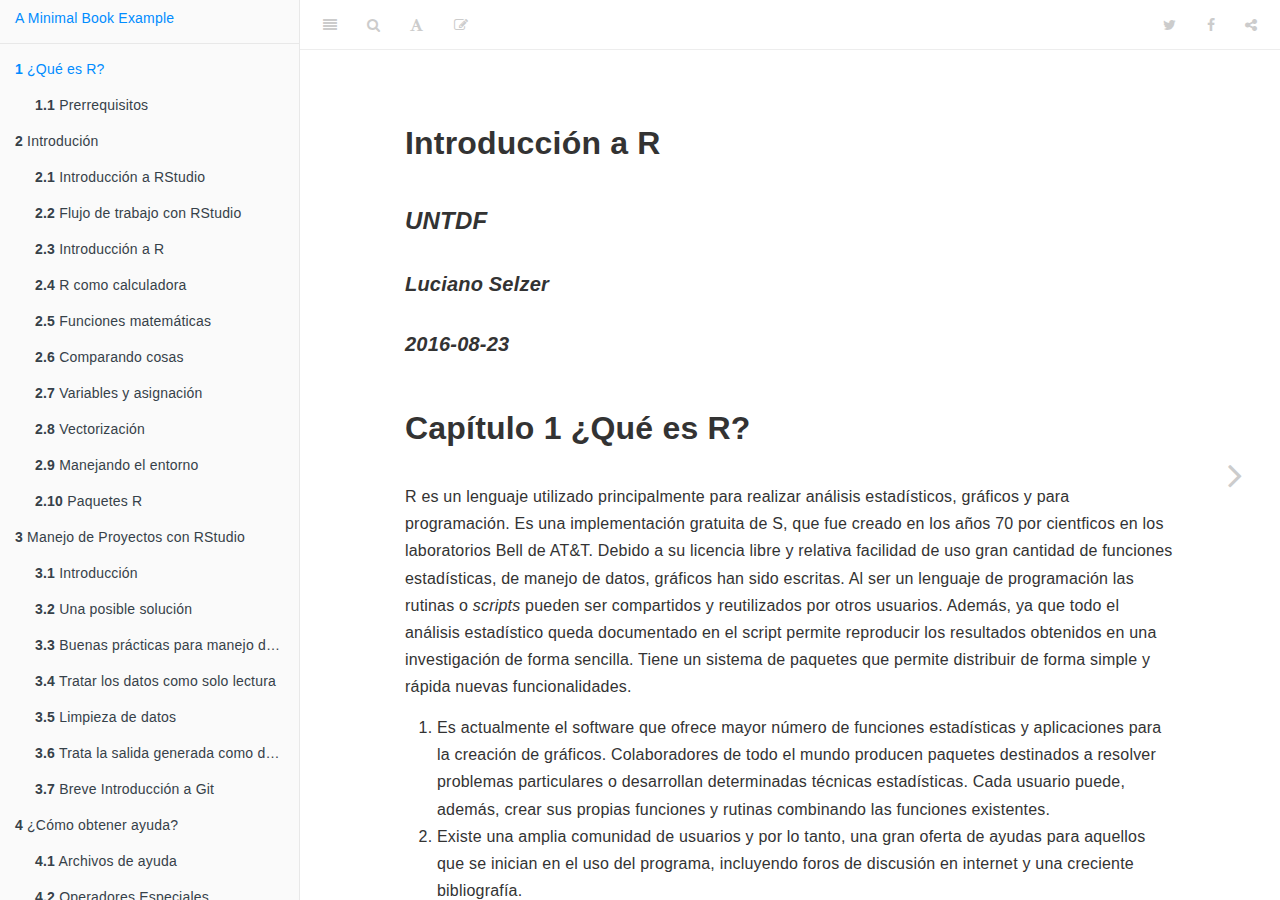
<file: index.html>
<!DOCTYPE html>
<html >

<head>

  <meta charset="UTF-8">
  <meta http-equiv="X-UA-Compatible" content="IE=edge">
  <title>Introducción a R</title>
  <meta content="text/html; charset=UTF-8" http-equiv="Content-Type">
  <meta name="description" content="Este libro es una introducción a R">
  <meta name="generator" content="bookdown 0.1.5 and GitBook 2.6.7">

  <meta property="og:title" content="Introducción a R" />
  <meta property="og:type" content="book" />
  
  
  <meta property="og:description" content="Este libro es una introducción a R" />
  <meta name="github-repo" content="lselzer/IntroRUNTDF" />

  <meta name="twitter:card" content="summary" />
  <meta name="twitter:title" content="Introducción a R" />
  
  <meta name="twitter:description" content="Este libro es una introducción a R" />
  

<meta name="author" content="Luciano Selzer">

<meta name="date" content="2016-08-23">


  <meta name="viewport" content="width=device-width, initial-scale=1">
  <meta name="apple-mobile-web-app-capable" content="yes">
  <meta name="apple-mobile-web-app-status-bar-style" content="black">
  
  

<link rel="next" href="intro.html">

<script src="libs/jquery-2.2.3/jquery.min.js"></script>
<link href="libs/gitbook-2.6.7/css/style.css" rel="stylesheet" />
<link href="libs/gitbook-2.6.7/css/plugin-bookdown.css" rel="stylesheet" />
<link href="libs/gitbook-2.6.7/css/plugin-highlight.css" rel="stylesheet" />
<link href="libs/gitbook-2.6.7/css/plugin-search.css" rel="stylesheet" />
<link href="libs/gitbook-2.6.7/css/plugin-fontsettings.css" rel="stylesheet" />









<style type="text/css">
div.sourceCode { overflow-x: auto; }
table.sourceCode, tr.sourceCode, td.lineNumbers, td.sourceCode {
  margin: 0; padding: 0; vertical-align: baseline; border: none; }
table.sourceCode { width: 100%; line-height: 100%; }
td.lineNumbers { text-align: right; padding-right: 4px; padding-left: 4px; color: #aaaaaa; border-right: 1px solid #aaaaaa; }
td.sourceCode { padding-left: 5px; }
code > span.kw { color: #007020; font-weight: bold; } /* Keyword */
code > span.dt { color: #902000; } /* DataType */
code > span.dv { color: #40a070; } /* DecVal */
code > span.bn { color: #40a070; } /* BaseN */
code > span.fl { color: #40a070; } /* Float */
code > span.ch { color: #4070a0; } /* Char */
code > span.st { color: #4070a0; } /* String */
code > span.co { color: #60a0b0; font-style: italic; } /* Comment */
code > span.ot { color: #007020; } /* Other */
code > span.al { color: #ff0000; font-weight: bold; } /* Alert */
code > span.fu { color: #06287e; } /* Function */
code > span.er { color: #ff0000; font-weight: bold; } /* Error */
code > span.wa { color: #60a0b0; font-weight: bold; font-style: italic; } /* Warning */
code > span.cn { color: #880000; } /* Constant */
code > span.sc { color: #4070a0; } /* SpecialChar */
code > span.vs { color: #4070a0; } /* VerbatimString */
code > span.ss { color: #bb6688; } /* SpecialString */
code > span.im { } /* Import */
code > span.va { color: #19177c; } /* Variable */
code > span.cf { color: #007020; font-weight: bold; } /* ControlFlow */
code > span.op { color: #666666; } /* Operator */
code > span.bu { } /* BuiltIn */
code > span.ex { } /* Extension */
code > span.pp { color: #bc7a00; } /* Preprocessor */
code > span.at { color: #7d9029; } /* Attribute */
code > span.do { color: #ba2121; font-style: italic; } /* Documentation */
code > span.an { color: #60a0b0; font-weight: bold; font-style: italic; } /* Annotation */
code > span.cv { color: #60a0b0; font-weight: bold; font-style: italic; } /* CommentVar */
code > span.in { color: #60a0b0; font-weight: bold; font-style: italic; } /* Information */
</style>

<link rel="stylesheet" href="css/style.css" type="text/css" />
<link rel="stylesheet" href="css/lesson.css" type="text/css" />
</head>

<body>


  <div class="book without-animation with-summary font-size-2 font-family-1" data-basepath=".">

    <div class="book-summary">
      <nav role="navigation">

<ul class="summary">
<li><a href="./">A Minimal Book Example</a></li>

<li class="divider"></li>
<li class="chapter" data-level="1" data-path="index.html"><a href="index.html"><i class="fa fa-check"></i><b>1</b> ¿Qué es R?</a><ul>
<li class="chapter" data-level="1.1" data-path="index.html"><a href="index.html#prerrequisitos"><i class="fa fa-check"></i><b>1.1</b> Prerrequisitos</a></li>
</ul></li>
<li class="chapter" data-level="2" data-path="intro.html"><a href="intro.html"><i class="fa fa-check"></i><b>2</b> Introdución</a><ul>
<li class="chapter" data-level="2.1" data-path="intro.html"><a href="intro.html#introduccion-a-rstudio"><i class="fa fa-check"></i><b>2.1</b> Introducción a RStudio</a></li>
<li class="chapter" data-level="2.2" data-path="intro.html"><a href="intro.html#flujo-de-trabajo-con-rstudio"><i class="fa fa-check"></i><b>2.2</b> Flujo de trabajo con RStudio</a></li>
<li class="chapter" data-level="2.3" data-path="intro.html"><a href="intro.html#introduccion-a-r"><i class="fa fa-check"></i><b>2.3</b> Introducción a R</a></li>
<li class="chapter" data-level="2.4" data-path="intro.html"><a href="intro.html#r-como-calculadora"><i class="fa fa-check"></i><b>2.4</b> R como calculadora</a></li>
<li class="chapter" data-level="2.5" data-path="intro.html"><a href="intro.html#funciones-matematicas"><i class="fa fa-check"></i><b>2.5</b> Funciones matemáticas</a></li>
<li class="chapter" data-level="2.6" data-path="intro.html"><a href="intro.html#comparando-cosas"><i class="fa fa-check"></i><b>2.6</b> Comparando cosas</a></li>
<li class="chapter" data-level="2.7" data-path="intro.html"><a href="intro.html#variables-y-asignacion"><i class="fa fa-check"></i><b>2.7</b> Variables y asignación</a></li>
<li class="chapter" data-level="2.8" data-path="intro.html"><a href="intro.html#vectorizacion"><i class="fa fa-check"></i><b>2.8</b> Vectorización</a></li>
<li class="chapter" data-level="2.9" data-path="intro.html"><a href="intro.html#manejando-el-entorno"><i class="fa fa-check"></i><b>2.9</b> Manejando el entorno</a></li>
<li class="chapter" data-level="2.10" data-path="intro.html"><a href="intro.html#paquetes-r"><i class="fa fa-check"></i><b>2.10</b> Paquetes R</a></li>
</ul></li>
<li class="chapter" data-level="3" data-path="proyectos.html"><a href="proyectos.html"><i class="fa fa-check"></i><b>3</b> Manejo de Proyectos con RStudio</a><ul>
<li class="chapter" data-level="3.1" data-path="proyectos.html"><a href="proyectos.html#introduccion"><i class="fa fa-check"></i><b>3.1</b> Introducción</a></li>
<li class="chapter" data-level="3.2" data-path="proyectos.html"><a href="proyectos.html#una-posible-solucion"><i class="fa fa-check"></i><b>3.2</b> Una posible solución</a></li>
<li class="chapter" data-level="3.3" data-path="proyectos.html"><a href="proyectos.html#buenas-practicas-para-manejo-de-proyectos"><i class="fa fa-check"></i><b>3.3</b> Buenas prácticas para manejo de proyectos</a></li>
<li class="chapter" data-level="3.4" data-path="proyectos.html"><a href="proyectos.html#tratar-los-datos-como-solo-lectura"><i class="fa fa-check"></i><b>3.4</b> Tratar los datos como solo lectura</a></li>
<li class="chapter" data-level="3.5" data-path="proyectos.html"><a href="proyectos.html#limpieza-de-datos"><i class="fa fa-check"></i><b>3.5</b> Limpieza de datos</a></li>
<li class="chapter" data-level="3.6" data-path="proyectos.html"><a href="proyectos.html#trata-la-salida-generada-como-descartable"><i class="fa fa-check"></i><b>3.6</b> Trata la salida generada como descartable</a></li>
<li class="chapter" data-level="3.7" data-path="proyectos.html"><a href="proyectos.html#breve-introduccion-a-git"><i class="fa fa-check"></i><b>3.7</b> Breve Introducción a Git</a></li>
</ul></li>
<li class="chapter" data-level="4" data-path="como-obtener-ayuda.html"><a href="como-obtener-ayuda.html"><i class="fa fa-check"></i><b>4</b> ¿Cómo obtener ayuda?</a><ul>
<li class="chapter" data-level="4.1" data-path="como-obtener-ayuda.html"><a href="como-obtener-ayuda.html#archivos-de-ayuda"><i class="fa fa-check"></i><b>4.1</b> Archivos de ayuda</a></li>
<li class="chapter" data-level="4.2" data-path="como-obtener-ayuda.html"><a href="como-obtener-ayuda.html#operadores-especiales"><i class="fa fa-check"></i><b>4.2</b> Operadores Especiales</a></li>
<li class="chapter" data-level="4.3" data-path="como-obtener-ayuda.html"><a href="como-obtener-ayuda.html#ayuda-de-paquetes"><i class="fa fa-check"></i><b>4.3</b> Ayuda de paquetes</a></li>
<li class="chapter" data-level="4.4" data-path="como-obtener-ayuda.html"><a href="como-obtener-ayuda.html#si-solo-recordas-una-parte-de-la-funcion"><i class="fa fa-check"></i><b>4.4</b> Si solo recordas una parte de la función</a></li>
<li class="chapter" data-level="4.5" data-path="como-obtener-ayuda.html"><a href="como-obtener-ayuda.html#si-no-tenes-idea-donde-empezar"><i class="fa fa-check"></i><b>4.5</b> Si no tenés idea donde empezar</a></li>
<li class="chapter" data-level="4.6" data-path="como-obtener-ayuda.html"><a href="como-obtener-ayuda.html#cuando-tu-codigo-no-funciona-obtener-ayuda-de-tus-pares"><i class="fa fa-check"></i><b>4.6</b> Cuando tu código no funciona: obtener ayuda de tus pares</a></li>
<li class="chapter" data-level="4.7" data-path="como-obtener-ayuda.html"><a href="como-obtener-ayuda.html#otras-fuentes-de-ayuda"><i class="fa fa-check"></i><b>4.7</b> Otras fuentes de ayuda</a></li>
</ul></li>
<li class="chapter" data-level="5" data-path="estructura-de-datos.html"><a href="estructura-de-datos.html"><i class="fa fa-check"></i><b>5</b> Estructura de Datos</a><ul>
<li class="chapter" data-level="5.1" data-path="estructura-de-datos.html"><a href="estructura-de-datos.html#tipos-de-datos"><i class="fa fa-check"></i><b>5.1</b> Tipos de datos</a></li>
<li class="chapter" data-level="5.2" data-path="estructura-de-datos.html"><a href="estructura-de-datos.html#vectores-y-coercion-de-tipo"><i class="fa fa-check"></i><b>5.2</b> Vectores y Coerción de Tipo</a></li>
<li class="chapter" data-level="5.3" data-path="estructura-de-datos.html"><a href="estructura-de-datos.html#data-frames"><i class="fa fa-check"></i><b>5.3</b> Data Frames</a></li>
<li class="chapter" data-level="5.4" data-path="estructura-de-datos.html"><a href="estructura-de-datos.html#factores"><i class="fa fa-check"></i><b>5.4</b> Factores</a></li>
<li class="chapter" data-level="5.5" data-path="estructura-de-datos.html"><a href="estructura-de-datos.html#listas"><i class="fa fa-check"></i><b>5.5</b> Listas</a></li>
<li class="chapter" data-level="5.6" data-path="estructura-de-datos.html"><a href="estructura-de-datos.html#solucion-al-desafio-3"><i class="fa fa-check"></i><b>5.6</b> Solución al Desafio 3</a></li>
<li class="chapter" data-level="5.7" data-path="estructura-de-datos.html"><a href="estructura-de-datos.html#matrices"><i class="fa fa-check"></i><b>5.7</b> Matrices</a></li>
<li class="chapter" data-level="5.8" data-path="estructura-de-datos.html"><a href="estructura-de-datos.html#solucion-al-desafio-5"><i class="fa fa-check"></i><b>5.8</b> Solución al Desafio 5</a></li>
<li class="chapter" data-level="5.9" data-path="estructura-de-datos.html"><a href="estructura-de-datos.html#solucion-al-desafio-6"><i class="fa fa-check"></i><b>5.9</b> Solucion al Desafio 6</a></li>
</ul></li>
<li class="divider"></li>
<li><a href="https://github.com/rstudio/bookdown" target="blank">Published with bookdown</a></li>

</ul>

      </nav>
    </div>

    <div class="book-body">
      <div class="body-inner">
        <div class="book-header" role="navigation">
          <h1>
            <i class="fa fa-circle-o-notch fa-spin"></i><a href="./">Introducción a R</a>
          </h1>
        </div>

        <div class="page-wrapper" tabindex="-1" role="main">
          <div class="page-inner">

            <section class="normal" id="section-">
<div id="header">
<h1 class="title">Introducción a R</h1>
<h3 class="subtitle"><em>UNTDF</em></h3>
<h4 class="author"><em>Luciano Selzer</em></h4>
<h4 class="date"><em>2016-08-23</em></h4>
</div>
<div id="que-es-r" class="section level1">
<h1><span class="header-section-number">Capítulo 1</span> ¿Qué es R?</h1>
<p>R es un lenguaje utilizado principalmente para realizar análisis estadísticos, gráficos y para programación. Es una implementación gratuita de S, que fue creado en los años 70 por cientficos en los laboratorios Bell de AT&amp;T. Debido a su licencia libre y relativa facilidad de uso gran cantidad de funciones estadísticas, de manejo de datos, gráficos han sido escritas. Al ser un lenguaje de programación las rutinas o <em>scripts</em> pueden ser compartidos y reutilizados por otros usuarios. Además, ya que todo el análisis estadístico queda documentado en el script permite reproducir los resultados obtenidos en una investigación de forma sencilla. Tiene un sistema de paquetes que permite distribuir de forma simple y rápida nuevas funcionalidades.</p>
<ol style="list-style-type: decimal">
<li>Es actualmente el software que ofrece mayor número de funciones estadísticas y aplicaciones para la creación de gráficos. Colaboradores de todo el mundo producen paquetes destinados a resolver problemas particulares o desarrollan determinadas técnicas estadísticas. Cada usuario puede, además, crear sus propias funciones y rutinas combinando las funciones existentes.<br />
</li>
<li>Existe una amplia comunidad de usuarios y por lo tanto, una gran oferta de ayudas para aquellos que se inician en el uso del programa, incluyendo foros de discusión en internet y una creciente bibliografía.<br />
</li>
<li>R es una <em>lingua franca</em> para el intercambio de ideas en el ámbito científico. De la misma manera en que se escribe un artículo para comunicar ideas, pueden escribirse rutinas para comunicar un análisis. Un número creciente de trabajos citan este software o presentan rutinas escritas en este lenguaje publicadas.</li>
</ol>
<div id="prerrequisitos" class="section level2">
<h2><span class="header-section-number">1.1</span> Prerrequisitos</h2>
<p>Para este curso son necesarios una serie de programas. Primero, necesitamos R. Para bajarlo ir a <a href="https://cran.r-project.org/" class="uri">https://cran.r-project.org/</a>, hay varias opciones según el sistema operativo (Linux, Mac OS X, Windows). Elegir la opción correspondiente. Si eligen Windows, a continuación deben elegir <code>base</code> y luego <em>Download R 3.3.1 for Windows</em> que es la versión actual al momento de escribir estas palabras. Luego de que termine de bajar instalarlo.</p>
<p>Por otro lado, necesitaremos Git. Git es un sistema de control de versión. En el próximo capítulo veremos como se usa. Los sistemas de control de versión sirven para mantener un control de los cambios en el código, respaldo, y facilitan la colaboración entre pares. Para descargarlo ir <a href="https://git-scm.com/" class="uri">https://git-scm.com/</a>. Abajo a la derecha aparecerá una imagen de un monitor con un botón donde aparece la versión para nuestro sistema operativo. Hacer click ahí, descargar e instalar.</p>
<p>A continuación debemos instalar RStudio. Para esto, debemos navegar hasta <a href="https://www.rstudio.com/products/rstudio/download2/" class="uri">https://www.rstudio.com/products/rstudio/download2/</a> y descargar el la versión gratuita de escritorio (<em>RStudio Desktop</em>). Instalarla.</p>
<p>Una vez que RStudio está instalado solo falta configurar Git. Solo hace falta decirle la ruta del ejecutable. Para esto hay que abrir RStudio e ir al menú <code>Tools\Global Options</code> y luego ir a <code>Git\SVN</code>, el anteúltimo icono. Si utilizaron la instalación por defecto de Git la ruta es <code>C:\Program Files\Git\bin</code> si tienen Windows 32 bits o <code>C:\Program Files (x86)\Git\bin</code> si tienen Windows 64 bits. La carpeta <code>Program Files</code> puede llamarse <code>Archivos de Programa</code> si tienen Windows en español. Presionar <code>Ok</code>.</p>
<p>Finalmente, pueden crear un usuario en GitHub. Es un servicion gratuito. Ir a <a href="https://github.com/" class="uri">https://github.com/</a> y completar el formulario con usuario, correo electrónico y contraseña. Presionar <em>Sign Up for GitHub</em>. Si no están en una computadora compartida, también será conveniente crear un par de claves pública y privada para no tener que autenticarse cada vez que quieran subir sus cambios a GitHub. En Rstudio: 1. Vayan a <code>Tools\Global Options...</code>, luego a la pestaña de <code>Git\SVN</code>. 2. Ahí deben hacer click en <code>create RSA key</code>. Pueden poner una <code>Passphase</code> que es como una contraseña, no es obligatoria pero hará que las claves sean más seguras. 3. Presionan <code>Create</code>, les va a aparecer un cartel y ponen <code>Ok</code>. 4. Luego, presionan en <code>View public key</code>. Copian la clave.</p>
<p>En el sitio web de <a href="https://www.github.com">Github</a>:</p>
<ol style="list-style-type: decimal">
<li>En la esquina superior derecha hay un icono que es su foto de usuario. Hacen click ahí y luego en <code>Settings</code>.</li>
<li>Van la pestaña <code>SSH and GPG keys</code>.</li>
<li>Luego, presionan en <code>New SHH Key</code>.</li>
<li>En <em>Title</em> ponen el nombre del programa que lo va a usar. <strong>RStudio</strong> en nuestro caso.</li>
<li>En <em>Key</em> pegan lo que han copiado de RStudio.</li>
<li>Finalmente, presionan <code>Add SSH Key</code></li>
</ol>
<p>Con todo esto ya instalado y configurado ¡ya están listos para empezar!</p>

</div>
</div>
            </section>

          </div>
        </div>
      </div>

<a href="intro.html" class="navigation navigation-next navigation-unique" aria-label="Next page""><i class="fa fa-angle-right"></i></a>

<script src="libs/gitbook-2.6.7/js/app.min.js"></script>
<script src="libs/gitbook-2.6.7/js/lunr.js"></script>
<script src="libs/gitbook-2.6.7/js/plugin-search.js"></script>
<script src="libs/gitbook-2.6.7/js/plugin-sharing.js"></script>
<script src="libs/gitbook-2.6.7/js/plugin-fontsettings.js"></script>
<script src="libs/gitbook-2.6.7/js/plugin-bookdown.js"></script>
<script src="libs/gitbook-2.6.7/js/jquery.highlight.js"></script>
<script>
require(["gitbook"], function(gitbook) {
gitbook.start({
"sharing": {
"facebook": true,
"twitter": true,
"google": false,
"weibo": false,
"instapper": false,
"vk": false,
"all": ["facebook", "google", "twitter", "weibo", "instapaper"]
},
"fontsettings": {
"theme": "white",
"family": "sans",
"size": 2
},
"edit": {
"link": "https://github.com/rstudio/bookdown-demo/edit/master/index.Rmd",
"text": null
},
"download": null,
"toc": {
"collapse": "subsection"
}
});
});
</script>

</body>

</html>
</file>
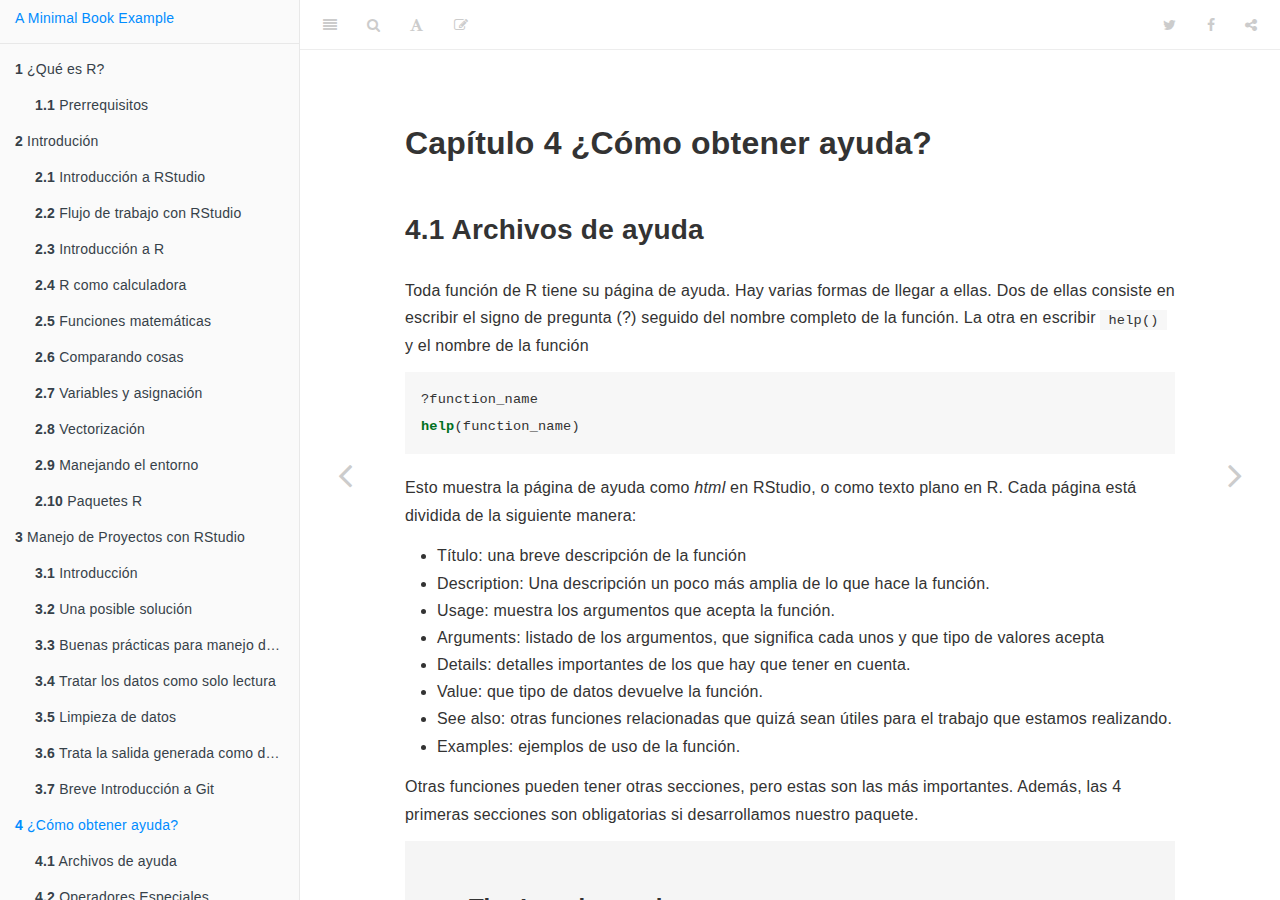
<file: como-obtener-ayuda.html>
<!DOCTYPE html>
<html >

<head>

  <meta charset="UTF-8">
  <meta http-equiv="X-UA-Compatible" content="IE=edge">
  <title>Introducción a R</title>
  <meta content="text/html; charset=UTF-8" http-equiv="Content-Type">
  <meta name="description" content="Este libro es una introducción a R">
  <meta name="generator" content="bookdown 0.1.5 and GitBook 2.6.7">

  <meta property="og:title" content="Introducción a R" />
  <meta property="og:type" content="book" />
  
  
  <meta property="og:description" content="Este libro es una introducción a R" />
  <meta name="github-repo" content="lselzer/IntroRUNTDF" />

  <meta name="twitter:card" content="summary" />
  <meta name="twitter:title" content="Introducción a R" />
  
  <meta name="twitter:description" content="Este libro es una introducción a R" />
  

<meta name="author" content="Luciano Selzer">

<meta name="date" content="2016-08-23">


  <meta name="viewport" content="width=device-width, initial-scale=1">
  <meta name="apple-mobile-web-app-capable" content="yes">
  <meta name="apple-mobile-web-app-status-bar-style" content="black">
  
  
<link rel="prev" href="proyectos.html">
<link rel="next" href="estructura-de-datos.html">

<script src="libs/jquery-2.2.3/jquery.min.js"></script>
<link href="libs/gitbook-2.6.7/css/style.css" rel="stylesheet" />
<link href="libs/gitbook-2.6.7/css/plugin-bookdown.css" rel="stylesheet" />
<link href="libs/gitbook-2.6.7/css/plugin-highlight.css" rel="stylesheet" />
<link href="libs/gitbook-2.6.7/css/plugin-search.css" rel="stylesheet" />
<link href="libs/gitbook-2.6.7/css/plugin-fontsettings.css" rel="stylesheet" />









<style type="text/css">
div.sourceCode { overflow-x: auto; }
table.sourceCode, tr.sourceCode, td.lineNumbers, td.sourceCode {
  margin: 0; padding: 0; vertical-align: baseline; border: none; }
table.sourceCode { width: 100%; line-height: 100%; }
td.lineNumbers { text-align: right; padding-right: 4px; padding-left: 4px; color: #aaaaaa; border-right: 1px solid #aaaaaa; }
td.sourceCode { padding-left: 5px; }
code > span.kw { color: #007020; font-weight: bold; } /* Keyword */
code > span.dt { color: #902000; } /* DataType */
code > span.dv { color: #40a070; } /* DecVal */
code > span.bn { color: #40a070; } /* BaseN */
code > span.fl { color: #40a070; } /* Float */
code > span.ch { color: #4070a0; } /* Char */
code > span.st { color: #4070a0; } /* String */
code > span.co { color: #60a0b0; font-style: italic; } /* Comment */
code > span.ot { color: #007020; } /* Other */
code > span.al { color: #ff0000; font-weight: bold; } /* Alert */
code > span.fu { color: #06287e; } /* Function */
code > span.er { color: #ff0000; font-weight: bold; } /* Error */
code > span.wa { color: #60a0b0; font-weight: bold; font-style: italic; } /* Warning */
code > span.cn { color: #880000; } /* Constant */
code > span.sc { color: #4070a0; } /* SpecialChar */
code > span.vs { color: #4070a0; } /* VerbatimString */
code > span.ss { color: #bb6688; } /* SpecialString */
code > span.im { } /* Import */
code > span.va { color: #19177c; } /* Variable */
code > span.cf { color: #007020; font-weight: bold; } /* ControlFlow */
code > span.op { color: #666666; } /* Operator */
code > span.bu { } /* BuiltIn */
code > span.ex { } /* Extension */
code > span.pp { color: #bc7a00; } /* Preprocessor */
code > span.at { color: #7d9029; } /* Attribute */
code > span.do { color: #ba2121; font-style: italic; } /* Documentation */
code > span.an { color: #60a0b0; font-weight: bold; font-style: italic; } /* Annotation */
code > span.cv { color: #60a0b0; font-weight: bold; font-style: italic; } /* CommentVar */
code > span.in { color: #60a0b0; font-weight: bold; font-style: italic; } /* Information */
</style>

<link rel="stylesheet" href="css/style.css" type="text/css" />
<link rel="stylesheet" href="css/lesson.css" type="text/css" />
</head>

<body>


  <div class="book without-animation with-summary font-size-2 font-family-1" data-basepath=".">

    <div class="book-summary">
      <nav role="navigation">

<ul class="summary">
<li><a href="./">A Minimal Book Example</a></li>

<li class="divider"></li>
<li class="chapter" data-level="1" data-path="index.html"><a href="index.html"><i class="fa fa-check"></i><b>1</b> ¿Qué es R?</a><ul>
<li class="chapter" data-level="1.1" data-path="index.html"><a href="index.html#prerrequisitos"><i class="fa fa-check"></i><b>1.1</b> Prerrequisitos</a></li>
</ul></li>
<li class="chapter" data-level="2" data-path="intro.html"><a href="intro.html"><i class="fa fa-check"></i><b>2</b> Introdución</a><ul>
<li class="chapter" data-level="2.1" data-path="intro.html"><a href="intro.html#introduccion-a-rstudio"><i class="fa fa-check"></i><b>2.1</b> Introducción a RStudio</a></li>
<li class="chapter" data-level="2.2" data-path="intro.html"><a href="intro.html#flujo-de-trabajo-con-rstudio"><i class="fa fa-check"></i><b>2.2</b> Flujo de trabajo con RStudio</a></li>
<li class="chapter" data-level="2.3" data-path="intro.html"><a href="intro.html#introduccion-a-r"><i class="fa fa-check"></i><b>2.3</b> Introducción a R</a></li>
<li class="chapter" data-level="2.4" data-path="intro.html"><a href="intro.html#r-como-calculadora"><i class="fa fa-check"></i><b>2.4</b> R como calculadora</a></li>
<li class="chapter" data-level="2.5" data-path="intro.html"><a href="intro.html#funciones-matematicas"><i class="fa fa-check"></i><b>2.5</b> Funciones matemáticas</a></li>
<li class="chapter" data-level="2.6" data-path="intro.html"><a href="intro.html#comparando-cosas"><i class="fa fa-check"></i><b>2.6</b> Comparando cosas</a></li>
<li class="chapter" data-level="2.7" data-path="intro.html"><a href="intro.html#variables-y-asignacion"><i class="fa fa-check"></i><b>2.7</b> Variables y asignación</a></li>
<li class="chapter" data-level="2.8" data-path="intro.html"><a href="intro.html#vectorizacion"><i class="fa fa-check"></i><b>2.8</b> Vectorización</a></li>
<li class="chapter" data-level="2.9" data-path="intro.html"><a href="intro.html#manejando-el-entorno"><i class="fa fa-check"></i><b>2.9</b> Manejando el entorno</a></li>
<li class="chapter" data-level="2.10" data-path="intro.html"><a href="intro.html#paquetes-r"><i class="fa fa-check"></i><b>2.10</b> Paquetes R</a></li>
</ul></li>
<li class="chapter" data-level="3" data-path="proyectos.html"><a href="proyectos.html"><i class="fa fa-check"></i><b>3</b> Manejo de Proyectos con RStudio</a><ul>
<li class="chapter" data-level="3.1" data-path="proyectos.html"><a href="proyectos.html#introduccion"><i class="fa fa-check"></i><b>3.1</b> Introducción</a></li>
<li class="chapter" data-level="3.2" data-path="proyectos.html"><a href="proyectos.html#una-posible-solucion"><i class="fa fa-check"></i><b>3.2</b> Una posible solución</a></li>
<li class="chapter" data-level="3.3" data-path="proyectos.html"><a href="proyectos.html#buenas-practicas-para-manejo-de-proyectos"><i class="fa fa-check"></i><b>3.3</b> Buenas prácticas para manejo de proyectos</a></li>
<li class="chapter" data-level="3.4" data-path="proyectos.html"><a href="proyectos.html#tratar-los-datos-como-solo-lectura"><i class="fa fa-check"></i><b>3.4</b> Tratar los datos como solo lectura</a></li>
<li class="chapter" data-level="3.5" data-path="proyectos.html"><a href="proyectos.html#limpieza-de-datos"><i class="fa fa-check"></i><b>3.5</b> Limpieza de datos</a></li>
<li class="chapter" data-level="3.6" data-path="proyectos.html"><a href="proyectos.html#trata-la-salida-generada-como-descartable"><i class="fa fa-check"></i><b>3.6</b> Trata la salida generada como descartable</a></li>
<li class="chapter" data-level="3.7" data-path="proyectos.html"><a href="proyectos.html#breve-introduccion-a-git"><i class="fa fa-check"></i><b>3.7</b> Breve Introducción a Git</a></li>
</ul></li>
<li class="chapter" data-level="4" data-path="como-obtener-ayuda.html"><a href="como-obtener-ayuda.html"><i class="fa fa-check"></i><b>4</b> ¿Cómo obtener ayuda?</a><ul>
<li class="chapter" data-level="4.1" data-path="como-obtener-ayuda.html"><a href="como-obtener-ayuda.html#archivos-de-ayuda"><i class="fa fa-check"></i><b>4.1</b> Archivos de ayuda</a></li>
<li class="chapter" data-level="4.2" data-path="como-obtener-ayuda.html"><a href="como-obtener-ayuda.html#operadores-especiales"><i class="fa fa-check"></i><b>4.2</b> Operadores Especiales</a></li>
<li class="chapter" data-level="4.3" data-path="como-obtener-ayuda.html"><a href="como-obtener-ayuda.html#ayuda-de-paquetes"><i class="fa fa-check"></i><b>4.3</b> Ayuda de paquetes</a></li>
<li class="chapter" data-level="4.4" data-path="como-obtener-ayuda.html"><a href="como-obtener-ayuda.html#si-solo-recordas-una-parte-de-la-funcion"><i class="fa fa-check"></i><b>4.4</b> Si solo recordas una parte de la función</a></li>
<li class="chapter" data-level="4.5" data-path="como-obtener-ayuda.html"><a href="como-obtener-ayuda.html#si-no-tenes-idea-donde-empezar"><i class="fa fa-check"></i><b>4.5</b> Si no tenés idea donde empezar</a></li>
<li class="chapter" data-level="4.6" data-path="como-obtener-ayuda.html"><a href="como-obtener-ayuda.html#cuando-tu-codigo-no-funciona-obtener-ayuda-de-tus-pares"><i class="fa fa-check"></i><b>4.6</b> Cuando tu código no funciona: obtener ayuda de tus pares</a></li>
<li class="chapter" data-level="4.7" data-path="como-obtener-ayuda.html"><a href="como-obtener-ayuda.html#otras-fuentes-de-ayuda"><i class="fa fa-check"></i><b>4.7</b> Otras fuentes de ayuda</a></li>
</ul></li>
<li class="chapter" data-level="5" data-path="estructura-de-datos.html"><a href="estructura-de-datos.html"><i class="fa fa-check"></i><b>5</b> Estructura de Datos</a><ul>
<li class="chapter" data-level="5.1" data-path="estructura-de-datos.html"><a href="estructura-de-datos.html#tipos-de-datos"><i class="fa fa-check"></i><b>5.1</b> Tipos de datos</a></li>
<li class="chapter" data-level="5.2" data-path="estructura-de-datos.html"><a href="estructura-de-datos.html#vectores-y-coercion-de-tipo"><i class="fa fa-check"></i><b>5.2</b> Vectores y Coerción de Tipo</a></li>
<li class="chapter" data-level="5.3" data-path="estructura-de-datos.html"><a href="estructura-de-datos.html#data-frames"><i class="fa fa-check"></i><b>5.3</b> Data Frames</a></li>
<li class="chapter" data-level="5.4" data-path="estructura-de-datos.html"><a href="estructura-de-datos.html#factores"><i class="fa fa-check"></i><b>5.4</b> Factores</a></li>
<li class="chapter" data-level="5.5" data-path="estructura-de-datos.html"><a href="estructura-de-datos.html#listas"><i class="fa fa-check"></i><b>5.5</b> Listas</a></li>
<li class="chapter" data-level="5.6" data-path="estructura-de-datos.html"><a href="estructura-de-datos.html#solucion-al-desafio-3"><i class="fa fa-check"></i><b>5.6</b> Solución al Desafio 3</a></li>
<li class="chapter" data-level="5.7" data-path="estructura-de-datos.html"><a href="estructura-de-datos.html#matrices"><i class="fa fa-check"></i><b>5.7</b> Matrices</a></li>
<li class="chapter" data-level="5.8" data-path="estructura-de-datos.html"><a href="estructura-de-datos.html#solucion-al-desafio-5"><i class="fa fa-check"></i><b>5.8</b> Solución al Desafio 5</a></li>
<li class="chapter" data-level="5.9" data-path="estructura-de-datos.html"><a href="estructura-de-datos.html#solucion-al-desafio-6"><i class="fa fa-check"></i><b>5.9</b> Solucion al Desafio 6</a></li>
</ul></li>
<li class="divider"></li>
<li><a href="https://github.com/rstudio/bookdown" target="blank">Published with bookdown</a></li>

</ul>

      </nav>
    </div>

    <div class="book-body">
      <div class="body-inner">
        <div class="book-header" role="navigation">
          <h1>
            <i class="fa fa-circle-o-notch fa-spin"></i><a href="./">Introducción a R</a>
          </h1>
        </div>

        <div class="page-wrapper" tabindex="-1" role="main">
          <div class="page-inner">

            <section class="normal" id="section-">
<div id="como-obtener-ayuda" class="section level1">
<h1><span class="header-section-number">Capítulo 4</span> ¿Cómo obtener ayuda?</h1>
<div id="archivos-de-ayuda" class="section level2">
<h2><span class="header-section-number">4.1</span> Archivos de ayuda</h2>
<p>Toda función de R tiene su página de ayuda. Hay varias formas de llegar a ellas. Dos de ellas consiste en escribir el signo de pregunta (?) seguido del nombre completo de la función. La otra en escribir <code>help()</code> y el nombre de la función</p>
<div class="sourceCode"><pre class="sourceCode r"><code class="sourceCode r">?function_name
<span class="kw">help</span>(function_name)</code></pre></div>
<p>Esto muestra la página de ayuda como <em>html</em> en RStudio, o como texto plano en R. Cada página está dividida de la siguiente manera:</p>
<ul>
<li>Título: una breve descripción de la función</li>
<li>Description: Una descripción un poco más amplia de lo que hace la función.</li>
<li>Usage: muestra los argumentos que acepta la función.</li>
<li>Arguments: listado de los argumentos, que significa cada unos y que tipo de valores acepta</li>
<li>Details: detalles importantes de los que hay que tener en cuenta.</li>
<li>Value: que tipo de datos devuelve la función.</li>
<li>See also: otras funciones relacionadas que quizá sean útiles para el trabajo que estamos realizando.</li>
<li>Examples: ejemplos de uso de la función.</li>
</ul>
<p>Otras funciones pueden tener otras secciones, pero estas son las más importantes. Además, las 4 primeras secciones son obligatorias si desarrollamos nuestro paquete.</p>
<div class="rmdtip">
<h3 id="tip-leer-la-ayuda">
Tip: Leer la ayuda
</h3>
<p>
Uno de los aspectos más impresionantes de R es el gran número de funciones. Por lo que es imposible acordarse de todas y como se usan. Por suerte, el tener páginas de ayuda tan detalladas significa que ¡no hace falta recordar todo!
</p>
</div>
</div>
<div id="operadores-especiales" class="section level2">
<h2><span class="header-section-number">4.2</span> Operadores Especiales</h2>
<p>Para obtener ayuda para operadores especiales hay que usarlos entre comillas.</p>
<div class="sourceCode"><pre class="sourceCode r"><code class="sourceCode r">?<span class="st">&quot;+&quot;</span></code></pre></div>
</div>
<div id="ayuda-de-paquetes" class="section level2">
<h2><span class="header-section-number">4.3</span> Ayuda de paquetes</h2>
<p>Muchos paquetes vienen con “vignettes”: son tutoriales o documentación de ejemplo extendida. Sin ningún argumente <code>vignette()</code> listará todas las vignettes de todos los paquetes instalados; si especificamos el paquete, i.e. <code>vignette(package=&quot;package-name&quot;)</code>, nos dará un listado de la vignettes disponibles para <code>package-name</code>, y <code>vignette(&quot;vignette-name&quot;)</code> abrirá la vignette especificada.</p>
</div>
<div id="si-solo-recordas-una-parte-de-la-funcion" class="section level2">
<h2><span class="header-section-number">4.4</span> Si solo recordas una parte de la función</h2>
<p>Si no estás seguro en que paquete está la función, o como se escribe podés hacer una búsqueda difusa:</p>
<div class="sourceCode"><pre class="sourceCode r"><code class="sourceCode r">??function_name</code></pre></div>
</div>
<div id="si-no-tenes-idea-donde-empezar" class="section level2">
<h2><span class="header-section-number">4.5</span> Si no tenés idea donde empezar</h2>
<p>Si no sabés que función o paquete usar <a href="http://cran.at.r-project.org/web/views">CRAN Task Views</a> es una lista de paquetes agrupados en distintos campos de aplicación. Puede ser un buen punto de comienzo.</p>
</div>
<div id="cuando-tu-codigo-no-funciona-obtener-ayuda-de-tus-pares" class="section level2">
<h2><span class="header-section-number">4.6</span> Cuando tu código no funciona: obtener ayuda de tus pares</h2>
<p>Si tenés problemas usando una función, 9 de cada 10 veces, otros han tenido el mismo problema y han sido respondidas en <a href="http://stackoverflow.com/">Stack Overflow</a>. Podés buscar usando el tag <code>[r]</code>. También podés buscar en la lista de correo <a href="https://stat.ethz.ch/mailman/listinfo/r-help-es">R-Help-es</a>.</p>
<p>Si no podés encontrar la respuesta, hay que preguntarla e incluir un <em>ejemplo reproducible</em> de nuestro problema. Es muy importante incluirlo, ya que aumenta en varios ordenes de magnitud la probabilidad y velocidad de respuesta. Para incluir datos, la forma más sencilla (si los datos no son demasiados) es usar la función <code>dput</code>:</p>
<div class="sourceCode"><pre class="sourceCode r"><code class="sourceCode r">?dput</code></pre></div>
<p>Va a crear un volcado de los datos con los que estás trabajando, de forma que puedan ser copiados y pegados en la consola de cualquira que quiera ayudar. Otro punto importante a incluir es el código de lo que hemos intentado hacer. Está muy mal visto preguntar “¿Cómo hago esto?” sin mostrar que hemos intentado resolverlo nosotros. Al menos incluir las respuestas relacionadas a nuestra pregunta y porque no nos sirven.</p>
<div class="sourceCode"><pre class="sourceCode r"><code class="sourceCode r"><span class="kw">sessionInfo</span>()</code></pre></div>
<pre><code>## R version 3.3.1 (2016-06-21)
## Platform: x86_64-pc-linux-gnu (64-bit)
## Running under: Ubuntu precise (12.04.5 LTS)
## 
## locale:
##  [1] LC_CTYPE=en_US.UTF-8       LC_NUMERIC=C              
##  [3] LC_TIME=en_US.UTF-8        LC_COLLATE=en_US.UTF-8    
##  [5] LC_MONETARY=en_US.UTF-8    LC_MESSAGES=en_US.UTF-8   
##  [7] LC_PAPER=en_US.UTF-8       LC_NAME=C                 
##  [9] LC_ADDRESS=C               LC_TELEPHONE=C            
## [11] LC_MEASUREMENT=en_US.UTF-8 LC_IDENTIFICATION=C       
## 
## attached base packages:
## [1] stats     graphics  grDevices utils     datasets  base     
## 
## loaded via a namespace (and not attached):
##  [1] Rcpp_0.12.6     bookdown_0.1.5  digest_0.6.10   mime_0.5       
##  [5] R6_2.1.2        xtable_1.8-2    formatR_1.4     magrittr_1.5   
##  [9] evaluate_0.9    stringi_1.1.1   miniUI_0.1.1    rstudioapi_0.6 
## [13] rmarkdown_1.0   tools_3.3.1     stringr_1.0.0   shiny_0.13.2   
## [17] yaml_2.1.13     httpuv_1.3.3    htmltools_0.3.5 knitr_1.14     
## [21] methods_3.3.1</code></pre>
<p>Imprime en la consola la versión actual de R y también los paquetes que hemos cargado. Esto puede ser muy útil para ayudar a reproducir y solucionar nuestros problemas.</p>
<div class="desafio">
<h2 id="desafio-1">
Desafio 1
</h2>
<p>
Lee la ayuda para la función <code>c()</code> ¿Qué clase de vector esperas crear si ejecutas los siguientes comandos?:
</p>
</div>
<blockquote>
<div class="sourceCode"><pre class="sourceCode r"><code class="sourceCode r"><span class="kw">c</span>(<span class="dv">1</span>, <span class="dv">2</span>, <span class="dv">3</span>)
<span class="kw">c</span>(<span class="st">&#39;d&#39;</span>, <span class="st">&#39;e&#39;</span>, <span class="st">&#39;f&#39;</span>)
<span class="kw">c</span>(<span class="dv">1</span>, <span class="dv">2</span>, <span class="st">&#39;f&#39;</span>)<span class="st">`</span></code></pre></div>
</blockquote>
<p>```</p>
<div class="desafio">
<h2 id="desafio-2">
Desafio 2
</h2>
<p>
Examina la página de ayuda de <code>paste()</code>. Vas a usarla más adelante. ¿Cuál es la diferencia entre los argumentos <code>sep</code>y <code>collapse</code>?
</p>
</div>
<div class="desafio">
<h2 id="desafio-3">
Desafio 3
</h2>
<p>
Usa la ayuda para encontrar una función (y sus argumentos) con la cual podrías cargar datos de un archivo csv en el cual las columnas están delimitadas con “” (tabulación) y el punto decimal es un “.” (punto). Esta comprobación del punto decimal es importante, porque en otros paises se usa la coma como separador decimal.<br /> Pista: usa <code>??csv</code> para buscar funciones relacionadas con csv.
</p>
</div>
</div>
<div id="otras-fuentes-de-ayuda" class="section level2">
<h2><span class="header-section-number">4.7</span> Otras fuentes de ayuda</h2>
<ul>
<li><a href="http://www.statmethods.net/">Quick R</a></li>
<li><a href="http://www.rstudio.com/resources/cheatsheets/">RStudio cheat sheets</a></li>
<li><a href="http://www.cookbook-r.com/">Cookbook for R</a></li>
</ul>

</div>
</div>
            </section>

          </div>
        </div>
      </div>
<a href="proyectos.html" class="navigation navigation-prev " aria-label="Previous page"><i class="fa fa-angle-left"></i></a>
<a href="estructura-de-datos.html" class="navigation navigation-next " aria-label="Next page""><i class="fa fa-angle-right"></i></a>

<script src="libs/gitbook-2.6.7/js/app.min.js"></script>
<script src="libs/gitbook-2.6.7/js/lunr.js"></script>
<script src="libs/gitbook-2.6.7/js/plugin-search.js"></script>
<script src="libs/gitbook-2.6.7/js/plugin-sharing.js"></script>
<script src="libs/gitbook-2.6.7/js/plugin-fontsettings.js"></script>
<script src="libs/gitbook-2.6.7/js/plugin-bookdown.js"></script>
<script src="libs/gitbook-2.6.7/js/jquery.highlight.js"></script>
<script>
require(["gitbook"], function(gitbook) {
gitbook.start({
"sharing": {
"facebook": true,
"twitter": true,
"google": false,
"weibo": false,
"instapper": false,
"vk": false,
"all": ["facebook", "google", "twitter", "weibo", "instapaper"]
},
"fontsettings": {
"theme": "white",
"family": "sans",
"size": 2
},
"edit": {
"link": "https://github.com/rstudio/bookdown-demo/edit/master/03-Ayuda.Rmd",
"text": null
},
"download": null,
"toc": {
"collapse": "subsection"
}
});
});
</script>

</body>

</html>
</file>
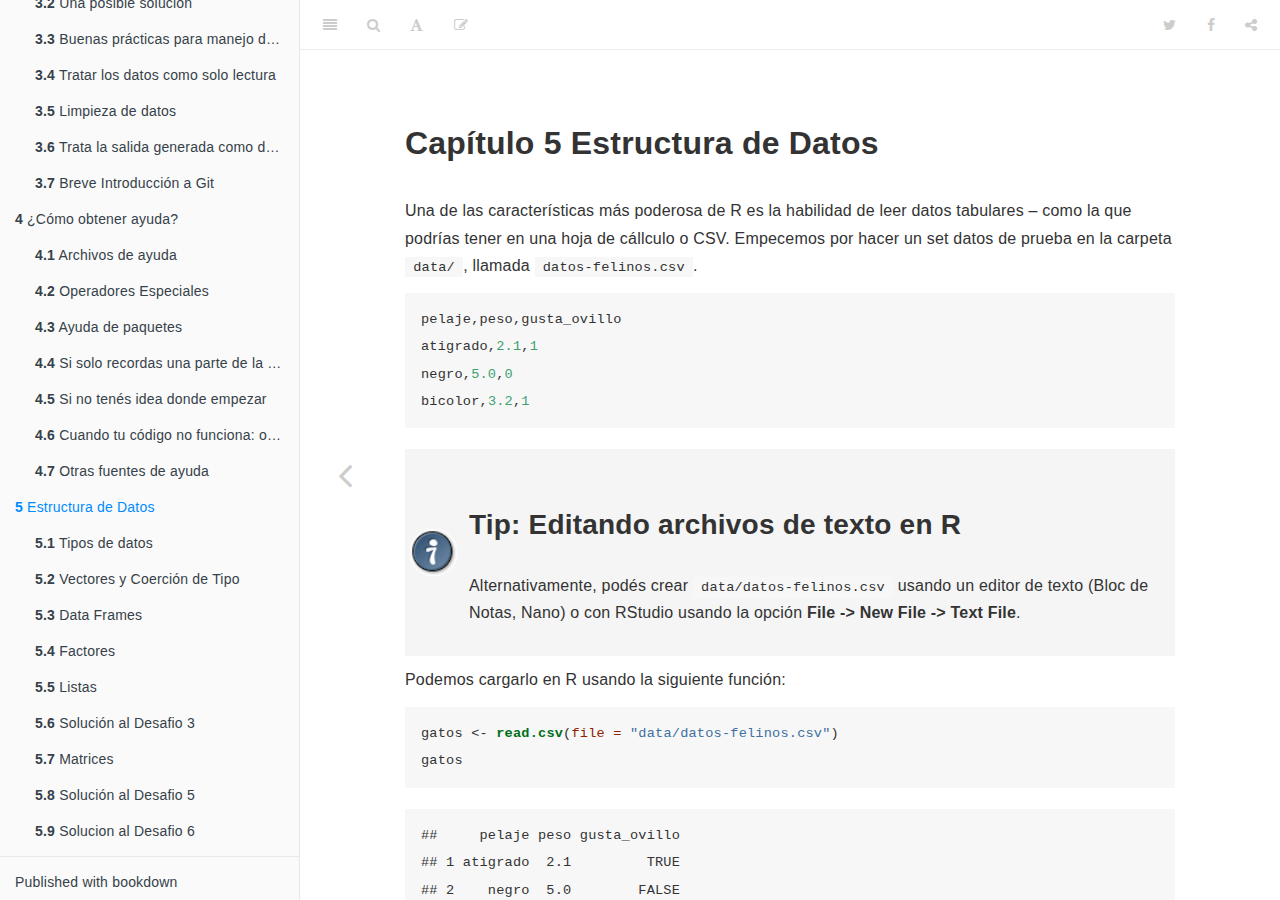
<file: estructura-de-datos.html>
<!DOCTYPE html>
<html >

<head>

  <meta charset="UTF-8">
  <meta http-equiv="X-UA-Compatible" content="IE=edge">
  <title>Introducción a R</title>
  <meta content="text/html; charset=UTF-8" http-equiv="Content-Type">
  <meta name="description" content="Este libro es una introducción a R">
  <meta name="generator" content="bookdown 0.1.5 and GitBook 2.6.7">

  <meta property="og:title" content="Introducción a R" />
  <meta property="og:type" content="book" />
  
  
  <meta property="og:description" content="Este libro es una introducción a R" />
  <meta name="github-repo" content="lselzer/IntroRUNTDF" />

  <meta name="twitter:card" content="summary" />
  <meta name="twitter:title" content="Introducción a R" />
  
  <meta name="twitter:description" content="Este libro es una introducción a R" />
  

<meta name="author" content="Luciano Selzer">

<meta name="date" content="2016-08-23">


  <meta name="viewport" content="width=device-width, initial-scale=1">
  <meta name="apple-mobile-web-app-capable" content="yes">
  <meta name="apple-mobile-web-app-status-bar-style" content="black">
  
  
<link rel="prev" href="como-obtener-ayuda.html">


<script src="libs/jquery-2.2.3/jquery.min.js"></script>
<link href="libs/gitbook-2.6.7/css/style.css" rel="stylesheet" />
<link href="libs/gitbook-2.6.7/css/plugin-bookdown.css" rel="stylesheet" />
<link href="libs/gitbook-2.6.7/css/plugin-highlight.css" rel="stylesheet" />
<link href="libs/gitbook-2.6.7/css/plugin-search.css" rel="stylesheet" />
<link href="libs/gitbook-2.6.7/css/plugin-fontsettings.css" rel="stylesheet" />









<style type="text/css">
div.sourceCode { overflow-x: auto; }
table.sourceCode, tr.sourceCode, td.lineNumbers, td.sourceCode {
  margin: 0; padding: 0; vertical-align: baseline; border: none; }
table.sourceCode { width: 100%; line-height: 100%; }
td.lineNumbers { text-align: right; padding-right: 4px; padding-left: 4px; color: #aaaaaa; border-right: 1px solid #aaaaaa; }
td.sourceCode { padding-left: 5px; }
code > span.kw { color: #007020; font-weight: bold; } /* Keyword */
code > span.dt { color: #902000; } /* DataType */
code > span.dv { color: #40a070; } /* DecVal */
code > span.bn { color: #40a070; } /* BaseN */
code > span.fl { color: #40a070; } /* Float */
code > span.ch { color: #4070a0; } /* Char */
code > span.st { color: #4070a0; } /* String */
code > span.co { color: #60a0b0; font-style: italic; } /* Comment */
code > span.ot { color: #007020; } /* Other */
code > span.al { color: #ff0000; font-weight: bold; } /* Alert */
code > span.fu { color: #06287e; } /* Function */
code > span.er { color: #ff0000; font-weight: bold; } /* Error */
code > span.wa { color: #60a0b0; font-weight: bold; font-style: italic; } /* Warning */
code > span.cn { color: #880000; } /* Constant */
code > span.sc { color: #4070a0; } /* SpecialChar */
code > span.vs { color: #4070a0; } /* VerbatimString */
code > span.ss { color: #bb6688; } /* SpecialString */
code > span.im { } /* Import */
code > span.va { color: #19177c; } /* Variable */
code > span.cf { color: #007020; font-weight: bold; } /* ControlFlow */
code > span.op { color: #666666; } /* Operator */
code > span.bu { } /* BuiltIn */
code > span.ex { } /* Extension */
code > span.pp { color: #bc7a00; } /* Preprocessor */
code > span.at { color: #7d9029; } /* Attribute */
code > span.do { color: #ba2121; font-style: italic; } /* Documentation */
code > span.an { color: #60a0b0; font-weight: bold; font-style: italic; } /* Annotation */
code > span.cv { color: #60a0b0; font-weight: bold; font-style: italic; } /* CommentVar */
code > span.in { color: #60a0b0; font-weight: bold; font-style: italic; } /* Information */
</style>

<link rel="stylesheet" href="css/style.css" type="text/css" />
<link rel="stylesheet" href="css/lesson.css" type="text/css" />
</head>

<body>


  <div class="book without-animation with-summary font-size-2 font-family-1" data-basepath=".">

    <div class="book-summary">
      <nav role="navigation">

<ul class="summary">
<li><a href="./">A Minimal Book Example</a></li>

<li class="divider"></li>
<li class="chapter" data-level="1" data-path="index.html"><a href="index.html"><i class="fa fa-check"></i><b>1</b> ¿Qué es R?</a><ul>
<li class="chapter" data-level="1.1" data-path="index.html"><a href="index.html#prerrequisitos"><i class="fa fa-check"></i><b>1.1</b> Prerrequisitos</a></li>
</ul></li>
<li class="chapter" data-level="2" data-path="intro.html"><a href="intro.html"><i class="fa fa-check"></i><b>2</b> Introdución</a><ul>
<li class="chapter" data-level="2.1" data-path="intro.html"><a href="intro.html#introduccion-a-rstudio"><i class="fa fa-check"></i><b>2.1</b> Introducción a RStudio</a></li>
<li class="chapter" data-level="2.2" data-path="intro.html"><a href="intro.html#flujo-de-trabajo-con-rstudio"><i class="fa fa-check"></i><b>2.2</b> Flujo de trabajo con RStudio</a></li>
<li class="chapter" data-level="2.3" data-path="intro.html"><a href="intro.html#introduccion-a-r"><i class="fa fa-check"></i><b>2.3</b> Introducción a R</a></li>
<li class="chapter" data-level="2.4" data-path="intro.html"><a href="intro.html#r-como-calculadora"><i class="fa fa-check"></i><b>2.4</b> R como calculadora</a></li>
<li class="chapter" data-level="2.5" data-path="intro.html"><a href="intro.html#funciones-matematicas"><i class="fa fa-check"></i><b>2.5</b> Funciones matemáticas</a></li>
<li class="chapter" data-level="2.6" data-path="intro.html"><a href="intro.html#comparando-cosas"><i class="fa fa-check"></i><b>2.6</b> Comparando cosas</a></li>
<li class="chapter" data-level="2.7" data-path="intro.html"><a href="intro.html#variables-y-asignacion"><i class="fa fa-check"></i><b>2.7</b> Variables y asignación</a></li>
<li class="chapter" data-level="2.8" data-path="intro.html"><a href="intro.html#vectorizacion"><i class="fa fa-check"></i><b>2.8</b> Vectorización</a></li>
<li class="chapter" data-level="2.9" data-path="intro.html"><a href="intro.html#manejando-el-entorno"><i class="fa fa-check"></i><b>2.9</b> Manejando el entorno</a></li>
<li class="chapter" data-level="2.10" data-path="intro.html"><a href="intro.html#paquetes-r"><i class="fa fa-check"></i><b>2.10</b> Paquetes R</a></li>
</ul></li>
<li class="chapter" data-level="3" data-path="proyectos.html"><a href="proyectos.html"><i class="fa fa-check"></i><b>3</b> Manejo de Proyectos con RStudio</a><ul>
<li class="chapter" data-level="3.1" data-path="proyectos.html"><a href="proyectos.html#introduccion"><i class="fa fa-check"></i><b>3.1</b> Introducción</a></li>
<li class="chapter" data-level="3.2" data-path="proyectos.html"><a href="proyectos.html#una-posible-solucion"><i class="fa fa-check"></i><b>3.2</b> Una posible solución</a></li>
<li class="chapter" data-level="3.3" data-path="proyectos.html"><a href="proyectos.html#buenas-practicas-para-manejo-de-proyectos"><i class="fa fa-check"></i><b>3.3</b> Buenas prácticas para manejo de proyectos</a></li>
<li class="chapter" data-level="3.4" data-path="proyectos.html"><a href="proyectos.html#tratar-los-datos-como-solo-lectura"><i class="fa fa-check"></i><b>3.4</b> Tratar los datos como solo lectura</a></li>
<li class="chapter" data-level="3.5" data-path="proyectos.html"><a href="proyectos.html#limpieza-de-datos"><i class="fa fa-check"></i><b>3.5</b> Limpieza de datos</a></li>
<li class="chapter" data-level="3.6" data-path="proyectos.html"><a href="proyectos.html#trata-la-salida-generada-como-descartable"><i class="fa fa-check"></i><b>3.6</b> Trata la salida generada como descartable</a></li>
<li class="chapter" data-level="3.7" data-path="proyectos.html"><a href="proyectos.html#breve-introduccion-a-git"><i class="fa fa-check"></i><b>3.7</b> Breve Introducción a Git</a></li>
</ul></li>
<li class="chapter" data-level="4" data-path="como-obtener-ayuda.html"><a href="como-obtener-ayuda.html"><i class="fa fa-check"></i><b>4</b> ¿Cómo obtener ayuda?</a><ul>
<li class="chapter" data-level="4.1" data-path="como-obtener-ayuda.html"><a href="como-obtener-ayuda.html#archivos-de-ayuda"><i class="fa fa-check"></i><b>4.1</b> Archivos de ayuda</a></li>
<li class="chapter" data-level="4.2" data-path="como-obtener-ayuda.html"><a href="como-obtener-ayuda.html#operadores-especiales"><i class="fa fa-check"></i><b>4.2</b> Operadores Especiales</a></li>
<li class="chapter" data-level="4.3" data-path="como-obtener-ayuda.html"><a href="como-obtener-ayuda.html#ayuda-de-paquetes"><i class="fa fa-check"></i><b>4.3</b> Ayuda de paquetes</a></li>
<li class="chapter" data-level="4.4" data-path="como-obtener-ayuda.html"><a href="como-obtener-ayuda.html#si-solo-recordas-una-parte-de-la-funcion"><i class="fa fa-check"></i><b>4.4</b> Si solo recordas una parte de la función</a></li>
<li class="chapter" data-level="4.5" data-path="como-obtener-ayuda.html"><a href="como-obtener-ayuda.html#si-no-tenes-idea-donde-empezar"><i class="fa fa-check"></i><b>4.5</b> Si no tenés idea donde empezar</a></li>
<li class="chapter" data-level="4.6" data-path="como-obtener-ayuda.html"><a href="como-obtener-ayuda.html#cuando-tu-codigo-no-funciona-obtener-ayuda-de-tus-pares"><i class="fa fa-check"></i><b>4.6</b> Cuando tu código no funciona: obtener ayuda de tus pares</a></li>
<li class="chapter" data-level="4.7" data-path="como-obtener-ayuda.html"><a href="como-obtener-ayuda.html#otras-fuentes-de-ayuda"><i class="fa fa-check"></i><b>4.7</b> Otras fuentes de ayuda</a></li>
</ul></li>
<li class="chapter" data-level="5" data-path="estructura-de-datos.html"><a href="estructura-de-datos.html"><i class="fa fa-check"></i><b>5</b> Estructura de Datos</a><ul>
<li class="chapter" data-level="5.1" data-path="estructura-de-datos.html"><a href="estructura-de-datos.html#tipos-de-datos"><i class="fa fa-check"></i><b>5.1</b> Tipos de datos</a></li>
<li class="chapter" data-level="5.2" data-path="estructura-de-datos.html"><a href="estructura-de-datos.html#vectores-y-coercion-de-tipo"><i class="fa fa-check"></i><b>5.2</b> Vectores y Coerción de Tipo</a></li>
<li class="chapter" data-level="5.3" data-path="estructura-de-datos.html"><a href="estructura-de-datos.html#data-frames"><i class="fa fa-check"></i><b>5.3</b> Data Frames</a></li>
<li class="chapter" data-level="5.4" data-path="estructura-de-datos.html"><a href="estructura-de-datos.html#factores"><i class="fa fa-check"></i><b>5.4</b> Factores</a></li>
<li class="chapter" data-level="5.5" data-path="estructura-de-datos.html"><a href="estructura-de-datos.html#listas"><i class="fa fa-check"></i><b>5.5</b> Listas</a></li>
<li class="chapter" data-level="5.6" data-path="estructura-de-datos.html"><a href="estructura-de-datos.html#solucion-al-desafio-3"><i class="fa fa-check"></i><b>5.6</b> Solución al Desafio 3</a></li>
<li class="chapter" data-level="5.7" data-path="estructura-de-datos.html"><a href="estructura-de-datos.html#matrices"><i class="fa fa-check"></i><b>5.7</b> Matrices</a></li>
<li class="chapter" data-level="5.8" data-path="estructura-de-datos.html"><a href="estructura-de-datos.html#solucion-al-desafio-5"><i class="fa fa-check"></i><b>5.8</b> Solución al Desafio 5</a></li>
<li class="chapter" data-level="5.9" data-path="estructura-de-datos.html"><a href="estructura-de-datos.html#solucion-al-desafio-6"><i class="fa fa-check"></i><b>5.9</b> Solucion al Desafio 6</a></li>
</ul></li>
<li class="divider"></li>
<li><a href="https://github.com/rstudio/bookdown" target="blank">Published with bookdown</a></li>

</ul>

      </nav>
    </div>

    <div class="book-body">
      <div class="body-inner">
        <div class="book-header" role="navigation">
          <h1>
            <i class="fa fa-circle-o-notch fa-spin"></i><a href="./">Introducción a R</a>
          </h1>
        </div>

        <div class="page-wrapper" tabindex="-1" role="main">
          <div class="page-inner">

            <section class="normal" id="section-">
<div id="estructura-de-datos" class="section level1">
<h1><span class="header-section-number">Capítulo 5</span> Estructura de Datos</h1>
<p>Una de las características más poderosa de R es la habilidad de leer datos tabulares – como la que podrías tener en una hoja de cállculo o CSV. Empecemos por hacer un set datos de prueba en la carpeta <code>data/</code>, llamada <code>datos-felinos.csv</code>.</p>
<div class="sourceCode"><pre class="sourceCode r"><code class="sourceCode r">pelaje,peso,gusta_ovillo
atigrado,<span class="fl">2.1</span>,<span class="dv">1</span>
negro,<span class="fl">5.0</span>,<span class="dv">0</span>
bicolor,<span class="fl">3.2</span>,<span class="dv">1</span></code></pre></div>
<div class="rmdtip">
<h2 id="tip-editando-archivos-de-texto-en-r">
Tip: Editando archivos de texto en R
</h2>
<p>
Alternativamente, podés crear <code>data/datos-felinos.csv</code> usando un editor de texto (Bloc de Notas, Nano) o con RStudio usando la opción <strong>File -&gt; New File -&gt; Text File</strong>.
</p>
</div>
<p>Podemos cargarlo en R usando la siguiente función:</p>
<div class="sourceCode"><pre class="sourceCode r"><code class="sourceCode r">gatos &lt;-<span class="st"> </span><span class="kw">read.csv</span>(<span class="dt">file =</span> <span class="st">&quot;data/datos-felinos.csv&quot;</span>)
gatos</code></pre></div>
<pre><code>##     pelaje peso gusta_ovillo
## 1 atigrado  2.1         TRUE
## 2    negro  5.0        FALSE
## 3  bicolor  3.2         TRUE</code></pre>
<p>La función <code>read.csv</code> se usa para leer datos tabulares almacenados como texto donde la columnas de datos están delimitadas por comas (CSV = comma separated values). Si guardamos el archivos con Excel con configuración regional en español o similar, probablmente el archivo no sea un archivo CSV legal. En este caso las comas se usan como punto decimal, entonces se usa “;” como separador de columnas. La función <code>read.csv2</code> tiene en cuenta está distinción. Otro delimitador común de columnas es la tabulación, si los datos están en este formato hay que usar la función <code>read.delim</code>. Si los datos están separados con otro caracter se puede usar la función <code>read.table</code> que es más general y flexible.</p>
<p>Podemos empezar a exploar nuestro set de datos enseguida, seleccionando columnas con el operador <code>$</code>:</p>
<div class="sourceCode"><pre class="sourceCode r"><code class="sourceCode r">gatos$peso</code></pre></div>
<pre><code>## [1] 2.1 5.0 3.2</code></pre>
<div class="sourceCode"><pre class="sourceCode r"><code class="sourceCode r">gatos$pelaje</code></pre></div>
<pre><code>## [1] atigrado negro    bicolor 
## Levels: atigrado bicolor negro</code></pre>
<p>Se pueden hacer otras operaciones con las columnas:</p>
<div class="sourceCode"><pre class="sourceCode r"><code class="sourceCode r">## Digamos que descubrimos que los pesos tienen un kilo de menos:
gatos$peso +<span class="st"> </span><span class="dv">1</span></code></pre></div>
<pre><code>## [1] 3.1 6.0 4.2</code></pre>
<div class="sourceCode"><pre class="sourceCode r"><code class="sourceCode r"><span class="kw">paste</span>(<span class="st">&quot;Mi gato es&quot;</span>, gatos$pelaje)</code></pre></div>
<pre><code>## [1] &quot;Mi gato es atigrado&quot; &quot;Mi gato es negro&quot;    &quot;Mi gato es bicolor&quot;</code></pre>
<p>Pero que pasa si hacemos esto:</p>
<div class="sourceCode"><pre class="sourceCode r"><code class="sourceCode r">gatos$peso +<span class="st"> </span>gatos$pelaje</code></pre></div>
<pre><code>## Warning in Ops.factor(gatos$peso, gatos$pelaje): &#39;+&#39; not meaningful for
## factors</code></pre>
<pre><code>## [1] NA NA NA</code></pre>
<p>Entender los tipos básicos de datos es fundamental para entender como funciona R.</p>
<div id="tipos-de-datos" class="section level2">
<h2><span class="header-section-number">5.1</span> Tipos de datos</h2>
<p>Si adivinaste que el último comando devuelve un error porque sumar <code>2.1</code> y <code>negro</code> no tiene sentido, estás en lo correcto - y ya tenés una intuición importante de un concepto de programación llamado <em>tipo de dato</em>. Podemos ver que tipo de dato es cierto objeto con:</p>
<div class="sourceCode"><pre class="sourceCode r"><code class="sourceCode r"><span class="kw">typeof</span>(gatos$peso)</code></pre></div>
<pre><code>## [1] &quot;double&quot;</code></pre>
<p>Hay 5 tipos básicos de dato: <code>double</code>, <code>integer</code>, <code>complex</code>, <code>logical</code> y <code>character</code>.</p>
<div class="sourceCode"><pre class="sourceCode r"><code class="sourceCode r"><span class="kw">typeof</span>(<span class="fl">3.14</span>)</code></pre></div>
<pre><code>## [1] &quot;double&quot;</code></pre>
<div class="sourceCode"><pre class="sourceCode r"><code class="sourceCode r"><span class="kw">typeof</span>(1L)</code></pre></div>
<pre><code>## [1] &quot;integer&quot;</code></pre>
<div class="sourceCode"><pre class="sourceCode r"><code class="sourceCode r"><span class="kw">typeof</span>(<span class="dv">1</span> +<span class="st"> </span>1i)</code></pre></div>
<pre><code>## [1] &quot;complex&quot;</code></pre>
<div class="sourceCode"><pre class="sourceCode r"><code class="sourceCode r"><span class="kw">typeof</span>(<span class="ot">TRUE</span>)</code></pre></div>
<pre><code>## [1] &quot;logical&quot;</code></pre>
<div class="sourceCode"><pre class="sourceCode r"><code class="sourceCode r"><span class="kw">typeof</span>(<span class="st">&#39;banana&#39;</span>)</code></pre></div>
<pre><code>## [1] &quot;character&quot;</code></pre>
<p>Note que el sufijo <code>L</code> para marcar que el número es un <em>integer</em>. Sin importar que tan complicado sea nuestro analisis todos los datos en R son interpretado como uno de esos tipos básicos. Y ese rigor tiene consecuencias importantes.</p>
<p>Otro usuario a añadido datos de otro gato. La información está en el archivo <code>data/feline-data_v2.csv</code>.</p>
<div class="sourceCode"><pre class="sourceCode r"><code class="sourceCode r"><span class="kw">file.show</span>(<span class="st">&quot;data/datos_felinos_v2.csv&quot;</span>)</code></pre></div>
<div class="sourceCode"><pre class="sourceCode r"><code class="sourceCode r">pelaje,peso,gusta_ovillo
atigrado,<span class="fl">2.1</span>,<span class="ot">TRUE</span>
negro,<span class="fl">5.0</span>,<span class="ot">FALSE</span>
bicolor,<span class="fl">3.2</span>,<span class="ot">TRUE</span>
bicolor,<span class="fl">2.3</span> o <span class="fl">2.4</span>,<span class="ot">TRUE</span></code></pre></div>
<p>Cargamos de nuevo los datos como antes, y chequeamos que tipo de dato encontramos en la columna <code>peso</code>:</p>
<div class="sourceCode"><pre class="sourceCode r"><code class="sourceCode r">gatos &lt;-<span class="st"> </span><span class="kw">read.csv</span>(<span class="dt">file =</span> <span class="st">&quot;data/datos_felinos_v2.csv&quot;</span>)
<span class="kw">typeof</span>(gatos$peso)</code></pre></div>
<pre><code>## [1] &quot;integer&quot;</code></pre>
<p>Ahora nuestros pesos ya no son de tipo doble. Si intentamos hacer la misma operación matemática que antes vamos a tener problemas:</p>
<div class="sourceCode"><pre class="sourceCode r"><code class="sourceCode r">gatos$peso +<span class="st"> </span><span class="dv">1</span></code></pre></div>
<pre><code>## Warning in Ops.factor(gatos$peso, 1): &#39;+&#39; not meaningful for factors</code></pre>
<pre><code>## [1] NA NA NA NA</code></pre>
<p>¿Qué ha sucedido? CUando R lee un archivo, insiste en que todo en una columna tiene que ser del msimo tipo básico. Si no puede entender que <em>todo</em> en la columna es tipo doble, entonces <em>nadie</em> en la columna tiene tipo doble. La tabla cargada en nuestro ejemplo de datos es llamada <em>data.frame</em> y es nuestro primer ejemplo de algo llamado <em>estructura de datos</em> - que significa, una estrucutura que R sabe construir a partir de tipos de datos básicos.</p>
<p>Podemos ver que es una <em>data.frae</em> llamando la función <code>class</code> en el objecto:</p>
<div class="sourceCode"><pre class="sourceCode r"><code class="sourceCode r"><span class="kw">class</span>(gatos)</code></pre></div>
<pre><code>## [1] &quot;data.frame&quot;</code></pre>
<p>Para usar existosamente nuestros datos en R, primero necesitamos entender que son los tipos básicos de estructuras y como se comportan. Por ahora quitemos la última linea de nuestros gatos y recarguemos el archivo, mientras investigamos más este comportamiento.</p>
<p>datos-felinos.csv:</p>
<pre><code>pelaje,peso,gusta_ovillo
atigrado,2.1,1
negro,5.0,0
bicolor,3.2,1</code></pre>
<p>Y devuelta en RStudio</p>
<div class="sourceCode"><pre class="sourceCode r"><code class="sourceCode r">gatos &lt;-<span class="st"> </span><span class="kw">read.csv</span>(<span class="dt">file=</span><span class="st">&quot;data/datos-felinos.csv&quot;</span>)</code></pre></div>
</div>
<div id="vectores-y-coercion-de-tipo" class="section level2">
<h2><span class="header-section-number">5.2</span> Vectores y Coerción de Tipo</h2>
<p>Para entender mejor este comportamiento, conozcamos otro tipo de estructura de datos: el <em>vector</em></p>
<div class="sourceCode"><pre class="sourceCode r"><code class="sourceCode r">mi_vector &lt;-<span class="st"> </span><span class="kw">vector</span>(<span class="dt">length =</span> <span class="dv">3</span>)
mi_vector</code></pre></div>
<pre><code>## [1] FALSE FALSE FALSE</code></pre>
<p>Un vector en R es basicamente una lista ordenada de cosas, con la condición especial que <em>todo en el vector deber ser del mismo tipo básico</em>. Si no elegis el tipo de dato, por defecto selecciona <code>logical</code>; o lo podés declarar como un vector vacío o cualquier otro tipo que quieras.</p>
<div class="sourceCode"><pre class="sourceCode r"><code class="sourceCode r">otro_vector &lt;-<span class="st"> </span><span class="kw">vector</span>(<span class="dt">mode =</span> <span class="st">&#39;character&#39;</span>, <span class="dt">length =</span> <span class="dv">3</span>)
otro_vector</code></pre></div>
<pre><code>## [1] &quot;&quot; &quot;&quot; &quot;&quot;</code></pre>
<p>Podés ver si un objecto es un vector:</p>
<div class="sourceCode"><pre class="sourceCode r"><code class="sourceCode r"><span class="kw">str</span>(otro_vector)</code></pre></div>
<pre><code>##  chr [1:3] &quot;&quot; &quot;&quot; &quot;&quot;</code></pre>
<p>La salida algo críptica de este comando indica el tipo básico de dato en este vector - en este caso <code>chr</code>, caracter; un indicador del númer de cosas en ese vector, en este caso <code>[1:3]</code>; y unos ejemplos de que hay en el vector - en este caso una cadena de caracteres vacia. De forma similar si hacemos:</p>
<div class="sourceCode"><pre class="sourceCode r"><code class="sourceCode r"><span class="kw">str</span>(gatos$peso)</code></pre></div>
<pre><code>##  Factor w/ 4 levels &quot;2.1&quot;,&quot;2.3 o 2.4&quot;,..: 1 4 3 2</code></pre>
<p>Vemos que también es un vector - <em>las columnas de datos que cargamos en el data.frame de R son todos vectores</em>, y es por eso que R fuerza toda la columna en ser de un mismo tipo básico de dato.</p>
<div class="discussion">
<h2 id="discusion-1">
Discusión 1
</h2>
<p>
¿Por qué R es tán dogmático sobre lo que ponemos en nuestras columnas de datos? ¿Cómo esto nos ayuda?
</p>
<p>
Al tener todos los datos de la columna como un solo tipo nos permite hacer algunas suposiciones simples sobre ellos; si podes interpretar una entrada como un número, entonces podés interpetar <em>todos</em> las entradas como números, entonces no tenemos que comprobar cada una. Esta consistencia, como la consistencia de usar el mismo separador en nuestros archivos, es lo que se refiere a <em>datos limpios</em>. A la larga, esa consistencia estricta nos facilita mucho nuestro trabajo con R.
</p>
</div>
<p>También podes hacer vectores con contenidos explicitos usando la función de concatenación</p>
<div class="sourceCode"><pre class="sourceCode r"><code class="sourceCode r">concat_vector &lt;-<span class="st"> </span><span class="kw">c</span>(<span class="dv">2</span>,<span class="dv">6</span>,<span class="dv">3</span>)
concat_vector</code></pre></div>
<pre><code>## [1] 2 6 3</code></pre>
<p>Dado lo que ya hemos aprendido ¿Qué tipo de vector piensa que va a proudcir lo siguiente?</p>
<div class="sourceCode"><pre class="sourceCode r"><code class="sourceCode r">quiz_vector &lt;-<span class="st"> </span><span class="kw">c</span>(<span class="dv">2</span>,<span class="dv">6</span>,<span class="st">&#39;3&#39;</span>)</code></pre></div>
<p>Esto es algo llamado <em>coerción de tipo</em>, y es la fuente de muchas sorpresas y la razón por la que tenemos que estar atentos de los tipos básicos de datos y como R va a interpretarlos. Cuando R encuentra un mezcla de tipos (númericos y caracter en este ejemplo) para ser combinados en un solo vector, va a forzar todos al mismo tipo. Considera lo siguiente:</p>
<div class="sourceCode"><pre class="sourceCode r"><code class="sourceCode r">coercion_vector &lt;-<span class="st"> </span><span class="kw">c</span>(<span class="st">&#39;a&#39;</span>, <span class="ot">TRUE</span>)
coercion_vector</code></pre></div>
<pre><code>## [1] &quot;a&quot;    &quot;TRUE&quot;</code></pre>
<div class="sourceCode"><pre class="sourceCode r"><code class="sourceCode r">otro_coercion_vector &lt;-<span class="st"> </span><span class="kw">c</span>(<span class="dv">0</span>, <span class="ot">TRUE</span>)
otro_coercion_vector</code></pre></div>
<pre><code>## [1] 0 1</code></pre>
<p>Los reglas de coerción son: <code>logical</code> -&gt; <code>integer</code> -&gt; <code>numeric</code> -&gt; <code>complex</code> -&gt; <code>character</code>, donde -&gt; es leido como es *transofrmado en Podes intertar forzar la coerción contra este flujo usando las funciones <code>as.</code></p>
<div class="sourceCode"><pre class="sourceCode r"><code class="sourceCode r">character_vector_ejemplo &lt;-<span class="st"> </span><span class="kw">c</span>(<span class="st">&#39;0&#39;</span>,<span class="st">&#39;2&#39;</span>,<span class="st">&#39;4&#39;</span>)
character_vector_ejemplo</code></pre></div>
<pre><code>## [1] &quot;0&quot; &quot;2&quot; &quot;4&quot;</code></pre>
<div class="sourceCode"><pre class="sourceCode r"><code class="sourceCode r">character_coerced_to_numeric &lt;-<span class="st"> </span><span class="kw">as.numeric</span>(character_vector_ejemplo)
character_coerced_to_numeric</code></pre></div>
<pre><code>## [1] 0 2 4</code></pre>
<div class="sourceCode"><pre class="sourceCode r"><code class="sourceCode r">numeric_coerced_to_logical &lt;-<span class="st"> </span><span class="kw">as.logical</span>(character_coerced_to_numeric)
numeric_coerced_to_logical</code></pre></div>
<pre><code>## [1] FALSE  TRUE  TRUE</code></pre>
<p>Como podés ver, ¡algunas cosas sorprendentes sucedes cuando R fuerza un tipo básico de dato en otro! Dejando el meollo de la coerción de tipos de lado, el punto es: si tus datos no se ven como pensabas que iban a verse, la coerción de tipos probablemente sea la culpable; asegurate que todo es del mismo tipo en tus vectores y las columnas de las data.frames, o vas a tener algunas sorpresas feas.</p>
<p>Pero la coerción de tipos también puede ser ¡muy útil! Por ejemplo, en nuestros ejemplo de <code>gatos</code> los datos de <code>gusta_ovillo</code> es númerico, pero sabemos que los ceros y unos representan <code>FALSE</code> y <code>TRUE</code> (una forma común de representarlos). Deberiamos usar el tipo <code>logical</code> aquí, el cual tiene dos estados: <code>TRUE</code> o <code>FALSE</code>, que es exactamente lo que nuestros datos representa. Podemos coercionar esa columna a <code>logical</code> usando la función <code>as.logical</code>:</p>
<div class="sourceCode"><pre class="sourceCode r"><code class="sourceCode r">gatos$gusta_ovillo</code></pre></div>
<pre><code>## [1]  TRUE FALSE  TRUE  TRUE</code></pre>
<div class="sourceCode"><pre class="sourceCode r"><code class="sourceCode r">gatos$gusta_ovillo &lt;-<span class="st"> </span><span class="kw">as.logical</span>(gatos$gusta_ovillo)
gatos$gusta_ovillo</code></pre></div>
<pre><code>## [1]  TRUE FALSE  TRUE  TRUE</code></pre>
<p>Concatenear también puede adjuntar cosas a un vector existente:</p>
<div class="sourceCode"><pre class="sourceCode r"><code class="sourceCode r">ab_vector &lt;-<span class="st"> </span><span class="kw">c</span>(<span class="st">&#39;a&#39;</span>, <span class="st">&#39;b&#39;</span>)
ab_vector</code></pre></div>
<pre><code>## [1] &quot;a&quot; &quot;b&quot;</code></pre>
<div class="sourceCode"><pre class="sourceCode r"><code class="sourceCode r">concat_example &lt;-<span class="st"> </span><span class="kw">c</span>(ab_vector, <span class="st">&#39;SWC&#39;</span>)
concat_example</code></pre></div>
<pre><code>## [1] &quot;a&quot;   &quot;b&quot;   &quot;SWC&quot;</code></pre>
<p>También se pueden hacer series de números</p>
<div class="sourceCode"><pre class="sourceCode r"><code class="sourceCode r">mySeries &lt;-<span class="st"> </span><span class="dv">1</span>:<span class="dv">10</span>
mySeries</code></pre></div>
<pre><code>##  [1]  1  2  3  4  5  6  7  8  9 10</code></pre>
<div class="sourceCode"><pre class="sourceCode r"><code class="sourceCode r"><span class="kw">seq</span>(<span class="dv">10</span>)</code></pre></div>
<pre><code>##  [1]  1  2  3  4  5  6  7  8  9 10</code></pre>
<div class="sourceCode"><pre class="sourceCode r"><code class="sourceCode r"><span class="kw">seq</span>(<span class="dv">1</span>,<span class="dv">10</span>, <span class="dt">by =</span> <span class="fl">0.1</span>)</code></pre></div>
<pre><code>##  [1]  1.0  1.1  1.2  1.3  1.4  1.5  1.6  1.7  1.8  1.9  2.0  2.1  2.2  2.3
## [15]  2.4  2.5  2.6  2.7  2.8  2.9  3.0  3.1  3.2  3.3  3.4  3.5  3.6  3.7
## [29]  3.8  3.9  4.0  4.1  4.2  4.3  4.4  4.5  4.6  4.7  4.8  4.9  5.0  5.1
## [43]  5.2  5.3  5.4  5.5  5.6  5.7  5.8  5.9  6.0  6.1  6.2  6.3  6.4  6.5
## [57]  6.6  6.7  6.8  6.9  7.0  7.1  7.2  7.3  7.4  7.5  7.6  7.7  7.8  7.9
## [71]  8.0  8.1  8.2  8.3  8.4  8.5  8.6  8.7  8.8  8.9  9.0  9.1  9.2  9.3
## [85]  9.4  9.5  9.6  9.7  9.8  9.9 10.0</code></pre>
<p>Podemos ver otras cosas sobre los vectores</p>
<div class="sourceCode"><pre class="sourceCode r"><code class="sourceCode r">sequence_example &lt;-<span class="st"> </span><span class="kw">seq</span>(<span class="dv">10</span>)
<span class="kw">head</span>(sequence_example, <span class="dt">n =</span> <span class="dv">2</span>)</code></pre></div>
<pre><code>## [1] 1 2</code></pre>
<div class="sourceCode"><pre class="sourceCode r"><code class="sourceCode r"><span class="kw">tail</span>(sequence_example, <span class="dt">n =</span> <span class="dv">4</span>)</code></pre></div>
<pre><code>## [1]  7  8  9 10</code></pre>
<div class="sourceCode"><pre class="sourceCode r"><code class="sourceCode r"><span class="kw">length</span>(sequence_example)</code></pre></div>
<pre><code>## [1] 10</code></pre>
<div class="sourceCode"><pre class="sourceCode r"><code class="sourceCode r"><span class="kw">class</span>(sequence_example)</code></pre></div>
<pre><code>## [1] &quot;integer&quot;</code></pre>
<div class="sourceCode"><pre class="sourceCode r"><code class="sourceCode r"><span class="kw">typeof</span>(sequence_example)</code></pre></div>
<pre><code>## [1] &quot;integer&quot;</code></pre>
<p>Finalmente, podes darle nombres a los elementos de vector:</p>
<div class="sourceCode"><pre class="sourceCode r"><code class="sourceCode r">names_example &lt;-<span class="st"> </span><span class="dv">5</span>:<span class="dv">8</span>
<span class="kw">names</span>(names_example) &lt;-<span class="st"> </span><span class="kw">c</span>(<span class="st">&quot;a&quot;</span>, <span class="st">&quot;b&quot;</span>, <span class="st">&quot;c&quot;</span>, <span class="st">&quot;d&quot;</span>)
names_example</code></pre></div>
<pre><code>## a b c d 
## 5 6 7 8</code></pre>
<div class="sourceCode"><pre class="sourceCode r"><code class="sourceCode r"><span class="kw">names</span>(names_example)</code></pre></div>
<pre><code>## [1] &quot;a&quot; &quot;b&quot; &quot;c&quot; &quot;d&quot;</code></pre>
<div class="desafio">
<h2 id="desafio-1">
Desafio 1
</h2>
<p>
Empieza haciendo un vector de 1 hasta 26. Multiplica el vector por 2, y dale al vector resultante nombres desde de la A hasta la Z (pista: hay un vector incluido llamado <code>LETTERS</code>).
</p>
</div>
</div>
<div id="data-frames" class="section level2">
<h2><span class="header-section-number">5.3</span> Data Frames</h2>
<p>Dijimos que las columnas en el data.frame son vectores:</p>
<div class="sourceCode"><pre class="sourceCode r"><code class="sourceCode r"><span class="kw">str</span>(gatos$peso)</code></pre></div>
<pre><code>##  Factor w/ 4 levels &quot;2.1&quot;,&quot;2.3 o 2.4&quot;,..: 1 4 3 2</code></pre>
<div class="sourceCode"><pre class="sourceCode r"><code class="sourceCode r"><span class="kw">str</span>(gatos$gusta_ovillo)</code></pre></div>
<pre><code>##  logi [1:4] TRUE FALSE TRUE TRUE</code></pre>
<p>These make sense. But what about</p>
<div class="sourceCode"><pre class="sourceCode r"><code class="sourceCode r"><span class="kw">str</span>(gatos$pelaje)</code></pre></div>
<pre><code>##  Factor w/ 3 levels &quot;atigrado&quot;,&quot;bicolor&quot;,..: 1 3 2 2</code></pre>
</div>
<div id="factores" class="section level2">
<h2><span class="header-section-number">5.4</span> Factores</h2>
<p>Otra estructura de datos importante son los llamados <em>factores</em>. Los factores generalmente se ven como datos tipo caracter, pero son usado tipicamente para representar información categórica. Por ejemplo, hagamos un vector de cadena nombrando los colores de los gatos para todos los gatos en el estudio:</p>
<div class="sourceCode"><pre class="sourceCode r"><code class="sourceCode r">pelajes &lt;-<span class="st"> </span><span class="kw">c</span>(<span class="st">&#39;atigrado&#39;</span>, <span class="st">&#39;carey&#39;</span>, <span class="st">&#39;carey&#39;</span>, <span class="st">&#39;negro&#39;</span>, <span class="st">&#39;atigrado&#39;</span>)
pelajes</code></pre></div>
<pre><code>## [1] &quot;atigrado&quot; &quot;carey&quot;    &quot;carey&quot;    &quot;negro&quot;    &quot;atigrado&quot;</code></pre>
<div class="sourceCode"><pre class="sourceCode r"><code class="sourceCode r"><span class="kw">str</span>(pelajes)</code></pre></div>
<pre><code>##  chr [1:5] &quot;atigrado&quot; &quot;carey&quot; &quot;carey&quot; &quot;negro&quot; &quot;atigrado&quot;</code></pre>
<p>Podemos convertir nuestro vector en factor así:</p>
<div class="sourceCode"><pre class="sourceCode r"><code class="sourceCode r">Categorias &lt;-<span class="st"> </span><span class="kw">factor</span>(pelajes)
<span class="kw">class</span>(Categorias)</code></pre></div>
<pre><code>## [1] &quot;factor&quot;</code></pre>
<div class="sourceCode"><pre class="sourceCode r"><code class="sourceCode r"><span class="kw">str</span>(Categorias)</code></pre></div>
<pre><code>##  Factor w/ 3 levels &quot;atigrado&quot;,&quot;carey&quot;,..: 1 2 2 3 1</code></pre>
<p>Ahora R se ha dado cuenta que hay tres posibles categorias en nuestros datos - pero también hizo algo sorprendente; en vez de imprimir las cadenas que le dimos, obtuvimos un montón de números. R ha reemplazado nuestra categorias facilmente interpretables por nosotros con indices númericos debajo del capot.</p>
<div class="sourceCode"><pre class="sourceCode r"><code class="sourceCode r"><span class="kw">typeof</span>(pelajes)</code></pre></div>
<pre><code>## [1] &quot;character&quot;</code></pre>
<div class="sourceCode"><pre class="sourceCode r"><code class="sourceCode r"><span class="kw">typeof</span>(Categorias)</code></pre></div>
<pre><code>## [1] &quot;integer&quot;</code></pre>
<div class="desafio">
<h2 id="desafio-2">
Desafio 2
</h2>
<p>
¿Hay algún factor en nuestro data.frame <code>gatos</code>?¿Cuál es su nombre? Intenta usar <code>?read.csv</code> para averiguar como mantener el texto como vector caracter en vez de factores; luego escribe un comando o dos para mostrar que el factor en <code>gatos</code> es en verdad un vector caracter cuando es cargo de estas forma.
</p>
</div>
<blockquote>
<blockquote>
<h2 id="solution-to-challenge-2-1"><span class="header-section-number">5.4</span> Solution to Challenge 2</h2>
<div class="sourceCode"><pre class="sourceCode r"><code class="sourceCode r">gatos &lt;-<span class="st"> </span><span class="kw">read.csv</span>(<span class="dt">file=</span><span class="st">&quot;data/feline-data.csv&quot;</span>, <span class="dt">stringsAsFactors=</span><span class="ot">FALSE</span>)
<span class="kw">str</span>(gatos$coat)</code></pre></div>
<p>Note: new students find the help files difficult to understand; make sure to let them know that this is typical, and encourage them to take their best guess based on semantic meaning, even if they aren’t sure.</p>
</blockquote>
</blockquote>
<p>En las funciones modeladoras, es importante saber cuales son los niveles de base. Se asume que es el primer factor, pero por defecto los factores son etiquetados en orden alfabético. Podes cambiar esto especificando los niveles:</p>
<div class="sourceCode"><pre class="sourceCode r"><code class="sourceCode r">mydata &lt;-<span class="st"> </span><span class="kw">c</span>(<span class="st">&quot;case&quot;</span>, <span class="st">&quot;control&quot;</span>, <span class="st">&quot;control&quot;</span>, <span class="st">&quot;case&quot;</span>)
factor_ordering_example &lt;-<span class="st"> </span><span class="kw">factor</span>(mydata, <span class="dt">levels =</span> <span class="kw">c</span>(<span class="st">&quot;control&quot;</span>, <span class="st">&quot;case&quot;</span>))
<span class="kw">str</span>(factor_ordering_example)</code></pre></div>
<pre><code>##  Factor w/ 2 levels &quot;control&quot;,&quot;case&quot;: 2 1 1 2</code></pre>
<p>En este caso, le hemos explicitado a R que “control” debería ser representado por 1, y “case” por 2. Esta designación es muy importante al interpretar los resultados de los modelos estadísticos.</p>
</div>
<div id="listas" class="section level2">
<h2><span class="header-section-number">5.5</span> Listas</h2>
<p>Otra estructura de datos que querrás en tu manga será la <code>list</code> (lista). Una lista tiene menos restricciones que otras estructuras, porque podés poner cualquier cosa en ella:</p>
<div class="sourceCode"><pre class="sourceCode r"><code class="sourceCode r">list_example &lt;-<span class="st"> </span><span class="kw">list</span>(<span class="dv">1</span>, <span class="st">&quot;a&quot;</span>, <span class="ot">TRUE</span>, <span class="dv">1</span> +<span class="st"> </span>4i)
list_example</code></pre></div>
<pre><code>## [[1]]
## [1] 1
## 
## [[2]]
## [1] &quot;a&quot;
## 
## [[3]]
## [1] TRUE
## 
## [[4]]
## [1] 1+4i</code></pre>
<div class="sourceCode"><pre class="sourceCode r"><code class="sourceCode r">another_list &lt;-<span class="st"> </span><span class="kw">list</span>(<span class="dt">title =</span> <span class="st">&quot;Research Bazaar&quot;</span>, <span class="dt">numbers =</span> <span class="dv">1</span>:<span class="dv">10</span>, <span class="dt">data =</span> <span class="ot">TRUE</span> )
another_list</code></pre></div>
<pre><code>## $title
## [1] &quot;Research Bazaar&quot;
## 
## $numbers
##  [1]  1  2  3  4  5  6  7  8  9 10
## 
## $data
## [1] TRUE</code></pre>
<p>Ahora podemos entender algo sorprendente de nuestra data.frame; ¿que sucede si ejecutamos?:</p>
<div class="sourceCode"><pre class="sourceCode r"><code class="sourceCode r"><span class="kw">typeof</span>(gatos)</code></pre></div>
<pre><code>## [1] &quot;list&quot;</code></pre>
<p>Vemos que las data.frames se ven como listas “debajo del capot” - esto es porque en realidad un data.frame es una lista de vectores y factores - para lograr contener esas columnas que son una mezcla de vectores y factores, la data.frame necesita algo más flexible que un vector para poner todas las columnas en una tabla común. En otras palabras, <code>data.frame</code> es una lista especial en la cual todos los vectores tienen que tener la misma longitud.</p>
<p>En nuestro ejemplo <code>gatos</code>, tenemos una variable <em>integer</em>, una <em>double</em> y una <em>logical</em>. Como hemos visto ya, cada columna del data.frame es un vector</p>
<div class="sourceCode"><pre class="sourceCode r"><code class="sourceCode r">gatos$pelaje</code></pre></div>
<pre><code>## [1] atigrado negro    bicolor  bicolor 
## Levels: atigrado bicolor negro</code></pre>
<div class="sourceCode"><pre class="sourceCode r"><code class="sourceCode r">gatos[,<span class="dv">1</span>]</code></pre></div>
<pre><code>## [1] atigrado negro    bicolor  bicolor 
## Levels: atigrado bicolor negro</code></pre>
<div class="sourceCode"><pre class="sourceCode r"><code class="sourceCode r"><span class="kw">typeof</span>(gatos[,<span class="dv">1</span>])</code></pre></div>
<pre><code>## [1] &quot;integer&quot;</code></pre>
<div class="sourceCode"><pre class="sourceCode r"><code class="sourceCode r"><span class="kw">str</span>(gatos[,<span class="dv">1</span>])</code></pre></div>
<pre><code>##  Factor w/ 3 levels &quot;atigrado&quot;,&quot;bicolor&quot;,..: 1 3 2 2</code></pre>
<p>Cada columna es una <em>observación</em> de cada tipo de variable, por si misma una data.frame, y por lo tanto puede estar compuesta de elementos de diferentes tipos.</p>
<div class="sourceCode"><pre class="sourceCode r"><code class="sourceCode r">gatos[<span class="dv">1</span>,]</code></pre></div>
<pre><code>##     pelaje peso gusta_ovillo
## 1 atigrado  2.1         TRUE</code></pre>
<div class="sourceCode"><pre class="sourceCode r"><code class="sourceCode r"><span class="kw">typeof</span>(gatos[<span class="dv">1</span>,])</code></pre></div>
<pre><code>## [1] &quot;list&quot;</code></pre>
<div class="sourceCode"><pre class="sourceCode r"><code class="sourceCode r"><span class="kw">str</span>(gatos[<span class="dv">1</span>,])</code></pre></div>
<pre><code>## &#39;data.frame&#39;:    1 obs. of  3 variables:
##  $ pelaje      : Factor w/ 3 levels &quot;atigrado&quot;,&quot;bicolor&quot;,..: 1
##  $ peso        : Factor w/ 4 levels &quot;2.1&quot;,&quot;2.3 o 2.4&quot;,..: 1
##  $ gusta_ovillo: logi TRUE</code></pre>
<div class="desafio">
<h2 id="desafio-3">
Desafio 3
</h2>
<p>
Hay varios formas sutilmente diferentes para llamar a las variables:
</p>
<ul>
<li>
<code>gatos[1]</code>
</li>
<li>
<code>gatos[[1]]</code>
</li>
<li>
<code>gatos$pelaje</code>
</li>
<li>
<code>gatos</code>[“pelaje”]
</li>
<li>
<code>gatos[1, 1]</code>
</li>
<li>
<code>gatos[, 1]</code>
</li>
<li>
<code>gatos[1, ]</code>
</li>
</ul>
<p>
<em>Pista</em> : Usa la función <code>typeof()</code> para examinar que se devuelve en cada caso.
</p>
</div>
</div>
<div id="solucion-al-desafio-3" class="section level2">
<h2><span class="header-section-number">5.6</span> Solución al Desafio 3</h2>
<div class="sourceCode"><pre class="sourceCode r"><code class="sourceCode r">gatos[<span class="dv">1</span>]</code></pre></div>
<pre><code>##     pelaje
## 1 atigrado
## 2    negro
## 3  bicolor
## 4  bicolor</code></pre>
<p>Podemos pensar que la data.frame es una lista de vectores. Un corchete simple <code>[1]</code> devuelve la primer rebanda de la lista de vectores, como otra lista. En este caso la primera columna del data.frame.</p>
<div class="sourceCode"><pre class="sourceCode r"><code class="sourceCode r">gatos[[<span class="dv">1</span>]]</code></pre></div>
<pre><code>## [1] atigrado negro    bicolor  bicolor 
## Levels: atigrado bicolor negro</code></pre>
<p>Los corchetes dobles <code>[[1]]</code> devuelven el contenido del item de la lista. En este caso los contenidos de la primera columna, un <em>vector</em> de tipo <em>factor</em>.</p>
<div class="sourceCode"><pre class="sourceCode r"><code class="sourceCode r">gatos$pelaje</code></pre></div>
<pre><code>## [1] atigrado negro    bicolor  bicolor 
## Levels: atigrado bicolor negro</code></pre>
<p>Este ejemplo usa el signo <code>$</code> para llamar a los items por su nombre. <em>pelaje</em> es la primera columna de la data.frame, un <em>vector</em> de tipo <em>factor</em>.</p>
<div class="sourceCode"><pre class="sourceCode r"><code class="sourceCode r">gatos[<span class="st">&quot;pelaje&quot;</span>]</code></pre></div>
<pre><code>##     pelaje
## 1 atigrado
## 2    negro
## 3  bicolor
## 4  bicolor</code></pre>
<p>Aquí usamos el corchete simple <code>[&quot;pelaje&quot;]</code> reemplazando el número de indice con el nombre de la columna. Como en el primer ejemplo, el objeto que devuelve es una lista <em>list</em></p>
<div class="sourceCode"><pre class="sourceCode r"><code class="sourceCode r">gatos[<span class="dv">1</span>, <span class="dv">1</span>]</code></pre></div>
<pre><code>## [1] atigrado
## Levels: atigrado bicolor negro</code></pre>
<p>Este ejemplo usa un corchete simple, pero esta vez damos el valor de fila y columna. El objeto que se devuelve es el valor de la fila 1 y columna. El objeto es <em>integer</em> porque es parte de un <em>vector</em> de tipo <em>factor</em>, R muestra la etiqueta “atigrado”</p>
<div class="sourceCode"><pre class="sourceCode r"><code class="sourceCode r">gatos[, <span class="dv">1</span>]</code></pre></div>
<pre><code>## [1] atigrado negro    bicolor  bicolor 
## Levels: atigrado bicolor negro</code></pre>
<p>Como en el ejemplo anterior usamos corchetes simples y proveemos las coordenadas de fila y columna. La fila no está especificada, R interpreta este valor ausente como todo los valores del este <em>vector</em> <em>columna</em>.</p>
<div class="sourceCode"><pre class="sourceCode r"><code class="sourceCode r">gatos[<span class="dv">1</span>, ]</code></pre></div>
<pre><code>##     pelaje peso gusta_ovillo
## 1 atigrado  2.1         TRUE</code></pre>
<p>De nuevo usamos el corchete simple con las coordenadas de fila y columa. La columna no está especificada. Se devuelve una <em>lista</em> que contiene todos los valores de la primer columna.</p>
</div>
<div id="matrices" class="section level2">
<h2><span class="header-section-number">5.7</span> Matrices</h2>
<p>Último pero no menos está la matriz. Podemos declarar una matriz llena de ceros:</p>
<div class="sourceCode"><pre class="sourceCode r"><code class="sourceCode r">matrix_example &lt;-<span class="st"> </span><span class="kw">matrix</span>(<span class="dv">0</span>, <span class="dt">ncol =</span> <span class="dv">6</span>, <span class="dt">nrow =</span> <span class="dv">3</span>)
matrix_example</code></pre></div>
<pre><code>##      [,1] [,2] [,3] [,4] [,5] [,6]
## [1,]    0    0    0    0    0    0
## [2,]    0    0    0    0    0    0
## [3,]    0    0    0    0    0    0</code></pre>
<p>Y como en otras estructuras de datos, podemos preguntar cosas sobre nuestra matriz:</p>
<div class="sourceCode"><pre class="sourceCode r"><code class="sourceCode r"><span class="kw">class</span>(matrix_example)</code></pre></div>
<pre><code>## [1] &quot;matrix&quot;</code></pre>
<div class="sourceCode"><pre class="sourceCode r"><code class="sourceCode r"><span class="kw">typeof</span>(matrix_example)</code></pre></div>
<pre><code>## [1] &quot;double&quot;</code></pre>
<div class="sourceCode"><pre class="sourceCode r"><code class="sourceCode r"><span class="kw">str</span>(matrix_example)</code></pre></div>
<pre><code>##  num [1:3, 1:6] 0 0 0 0 0 0 0 0 0 0 ...</code></pre>
<div class="sourceCode"><pre class="sourceCode r"><code class="sourceCode r"><span class="kw">dim</span>(matrix_example)</code></pre></div>
<pre><code>## [1] 3 6</code></pre>
<div class="sourceCode"><pre class="sourceCode r"><code class="sourceCode r"><span class="kw">nrow</span>(matrix_example)</code></pre></div>
<pre><code>## [1] 3</code></pre>
<div class="sourceCode"><pre class="sourceCode r"><code class="sourceCode r"><span class="kw">ncol</span>(matrix_example)</code></pre></div>
<pre><code>## [1] 6</code></pre>
<div class="desafio">
<h2 id="desafio-4">
Desafio 4
</h2>
<p>
¿Cual crees que será el resultado de <code>length(matrix_example)</code>? Prueba el código.<br /> ¿Estabas en lo correcto?¿Por qué?
</p>
</div>
<div class="solution">
<h2 id="solucion-al-desafio-4"><span class="header-section-number">5.7</span> Solución al Desafio 4</h2>
<p>¿Cuál crees que será el resultado de <code>length(matrix_example)</code>?</p>
<div class="sourceCode"><pre class="sourceCode r"><code class="sourceCode r">matrix_example &lt;-<span class="st"> </span><span class="kw">matrix</span>(<span class="dv">0</span>, <span class="dt">ncol =</span> <span class="dv">6</span>, <span class="dt">nrow =</span> <span class="dv">3</span>)
<span class="kw">length</span>(matrix_example)</code></pre></div>
<pre><code>## [1] 18</code></pre>
<p>Porque la matriz es un vector con el añadido de atributos de dimension, <code>length</code> te da el número total de elementos dentro de la matriz.</p>
</div>
<div class="desafio">
<h2 id="desafio-5">
Desafio 5
</h2>
<p>
Crea otra matriz, esta vez que contenga los numeros de 1 a 50, con 5 columnas y 10 filas.<br /> ¿Cómo lleno la función <code>matrix</code> la matriz? ¿Por columnas o por filas? ¿Cuál es su opción por defecto? Fijate si podés averiguar como cambiar esto (pista: lee la documentación de <code>matrix</code>).
</p>
</div>
</div>
<div id="solucion-al-desafio-5" class="section level2">
<h2><span class="header-section-number">5.8</span> Solución al Desafio 5</h2>
<div class="sourceCode"><pre class="sourceCode r"><code class="sourceCode r">x &lt;-<span class="st"> </span><span class="kw">matrix</span>(<span class="dv">1</span>:<span class="dv">50</span>, <span class="dt">ncol=</span><span class="dv">5</span>, <span class="dt">nrow=</span><span class="dv">10</span>)
x &lt;-<span class="st"> </span><span class="kw">matrix</span>(<span class="dv">1</span>:<span class="dv">50</span>, <span class="dt">ncol=</span><span class="dv">5</span>, <span class="dt">nrow=</span><span class="dv">10</span>, <span class="dt">byrow =</span> <span class="ot">TRUE</span>) <span class="co"># to fill by row</span></code></pre></div>
<div class="desafio">
<h2 id="desafio-6">
Desafio 6
</h2>
<p>
Crea una lista de longitud 2 que contenga un vector caracter para cada parte de lo que hemos visto
</p>
</div>
<ul>
<li>Data types</li>
<li>Data structures</li>
</ul>
<p>Llena cada vector con los nombres de los tipos de datos y las estructuras de datos que hemos visto hasta ahora.</p>
</div>
<div id="solucion-al-desafio-6" class="section level2">
<h2><span class="header-section-number">5.9</span> Solucion al Desafio 6</h2>
<div class="sourceCode"><pre class="sourceCode r"><code class="sourceCode r">dataTypes &lt;-<span class="st"> </span><span class="kw">c</span>(<span class="st">&#39;double&#39;</span>, <span class="st">&#39;complex&#39;</span>, <span class="st">&#39;integer&#39;</span>, <span class="st">&#39;character&#39;</span>, <span class="st">&#39;logical&#39;</span>)
dataStructures &lt;-<span class="st"> </span><span class="kw">c</span>(<span class="st">&#39;data.frame&#39;</span>, <span class="st">&#39;vector&#39;</span>, <span class="st">&#39;factor&#39;</span>, <span class="st">&#39;list&#39;</span>, <span class="st">&#39;matrix&#39;</span>)
answer &lt;-<span class="st"> </span><span class="kw">list</span>(dataTypes, dataStructures)</code></pre></div>
<div class="desafio">
<h2 id="desafio-7">
Desafio 7
</h2>
<p>
Considera la salida de R de la siguiente matriz: [,1] [,2] [1,] 4 1 [2,] 9 5 [3,] 10 7
</p>
<p>
¿Cual fue el comando que se uso para crearla? Examina cada comando e intenta pensar cual es el correcto antes de tipearlos. Piensa en que tipo de matriz producirá cada uno.
</p>
<ol style="list-style-type: decimal">
<li>
<code>matrix(c(4, 1, 9, 5, 10, 7), nrow = 3)</code>
</li>
<li>
<code>matrix(c(4, 9, 10, 1, 5, 7), ncol = 2, byrow = TRUE)</code>
</li>
<li>
<code>matrix(c(4, 9, 10, 1, 5, 7), nrow = 2)</code>
</li>
<li>
<code>matrix(c(4, 1, 9, 5, 10, 7), ncol = 2, byrow = TRUE)</code>
</li>
</ol>
</div>

<p>En este curso se va introducir al alumno en el manejo de R, con enfásis en investigación reproducible.</p>

<div id="refs" class="references">

</div>
</div>
</div>
            </section>

          </div>
        </div>
      </div>
<a href="como-obtener-ayuda.html" class="navigation navigation-prev navigation-unique" aria-label="Previous page"><i class="fa fa-angle-left"></i></a>


<script src="libs/gitbook-2.6.7/js/app.min.js"></script>
<script src="libs/gitbook-2.6.7/js/lunr.js"></script>
<script src="libs/gitbook-2.6.7/js/plugin-search.js"></script>
<script src="libs/gitbook-2.6.7/js/plugin-sharing.js"></script>
<script src="libs/gitbook-2.6.7/js/plugin-fontsettings.js"></script>
<script src="libs/gitbook-2.6.7/js/plugin-bookdown.js"></script>
<script src="libs/gitbook-2.6.7/js/jquery.highlight.js"></script>
<script>
require(["gitbook"], function(gitbook) {
gitbook.start({
"sharing": {
"facebook": true,
"twitter": true,
"google": false,
"weibo": false,
"instapper": false,
"vk": false,
"all": ["facebook", "google", "twitter", "weibo", "instapaper"]
},
"fontsettings": {
"theme": "white",
"family": "sans",
"size": 2
},
"edit": {
"link": "https://github.com/rstudio/bookdown-demo/edit/master/04-Datos1.Rmd",
"text": null
},
"download": null,
"toc": {
"collapse": "subsection"
}
});
});
</script>

</body>

</html>
</file>
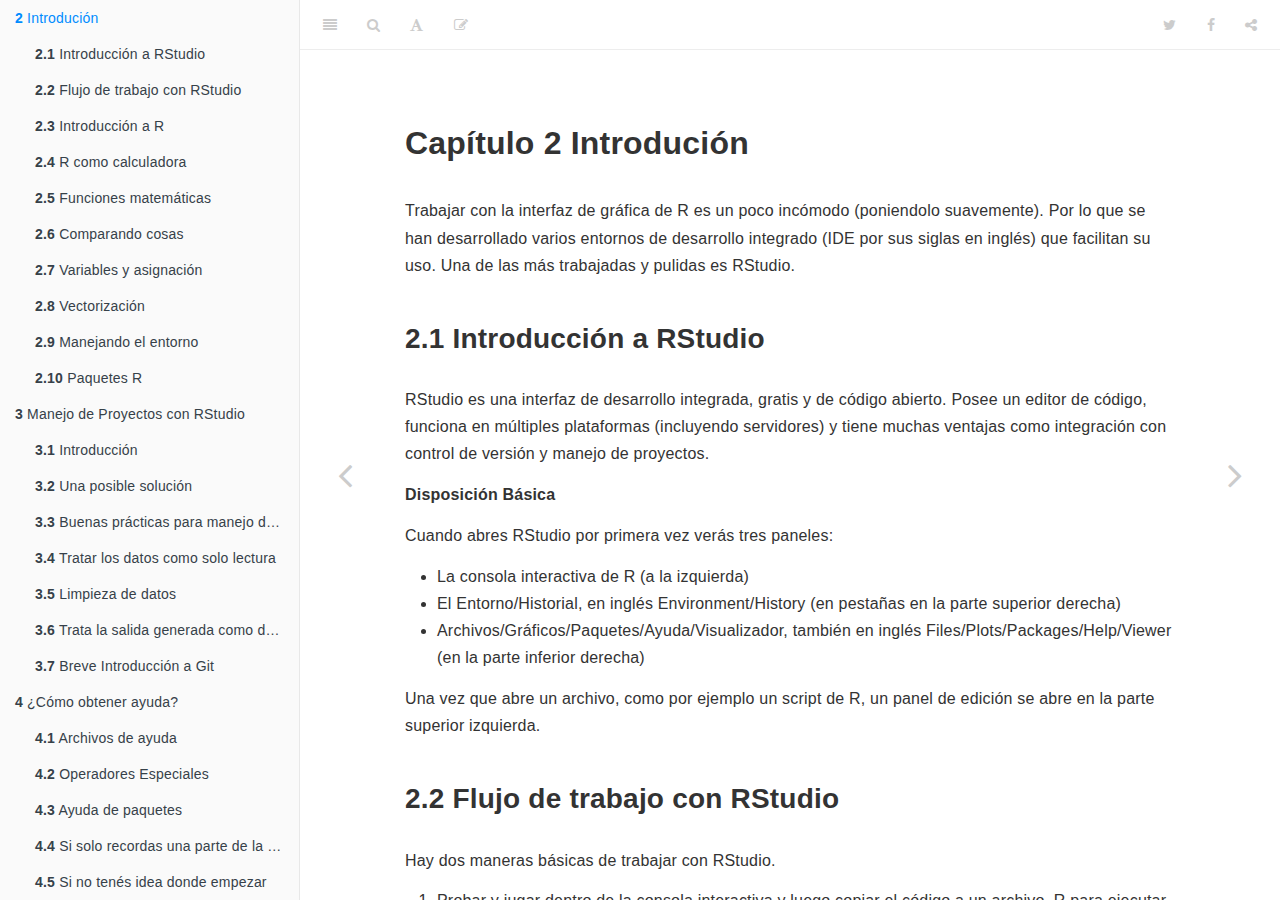
<file: intro.html>
<!DOCTYPE html>
<html >

<head>

  <meta charset="UTF-8">
  <meta http-equiv="X-UA-Compatible" content="IE=edge">
  <title>Introducción a R</title>
  <meta content="text/html; charset=UTF-8" http-equiv="Content-Type">
  <meta name="description" content="Este libro es una introducción a R">
  <meta name="generator" content="bookdown 0.1.5 and GitBook 2.6.7">

  <meta property="og:title" content="Introducción a R" />
  <meta property="og:type" content="book" />
  
  
  <meta property="og:description" content="Este libro es una introducción a R" />
  <meta name="github-repo" content="lselzer/IntroRUNTDF" />

  <meta name="twitter:card" content="summary" />
  <meta name="twitter:title" content="Introducción a R" />
  
  <meta name="twitter:description" content="Este libro es una introducción a R" />
  

<meta name="author" content="Luciano Selzer">

<meta name="date" content="2016-08-23">


  <meta name="viewport" content="width=device-width, initial-scale=1">
  <meta name="apple-mobile-web-app-capable" content="yes">
  <meta name="apple-mobile-web-app-status-bar-style" content="black">
  
  
<link rel="prev" href="index.html">
<link rel="next" href="proyectos.html">

<script src="libs/jquery-2.2.3/jquery.min.js"></script>
<link href="libs/gitbook-2.6.7/css/style.css" rel="stylesheet" />
<link href="libs/gitbook-2.6.7/css/plugin-bookdown.css" rel="stylesheet" />
<link href="libs/gitbook-2.6.7/css/plugin-highlight.css" rel="stylesheet" />
<link href="libs/gitbook-2.6.7/css/plugin-search.css" rel="stylesheet" />
<link href="libs/gitbook-2.6.7/css/plugin-fontsettings.css" rel="stylesheet" />









<style type="text/css">
div.sourceCode { overflow-x: auto; }
table.sourceCode, tr.sourceCode, td.lineNumbers, td.sourceCode {
  margin: 0; padding: 0; vertical-align: baseline; border: none; }
table.sourceCode { width: 100%; line-height: 100%; }
td.lineNumbers { text-align: right; padding-right: 4px; padding-left: 4px; color: #aaaaaa; border-right: 1px solid #aaaaaa; }
td.sourceCode { padding-left: 5px; }
code > span.kw { color: #007020; font-weight: bold; } /* Keyword */
code > span.dt { color: #902000; } /* DataType */
code > span.dv { color: #40a070; } /* DecVal */
code > span.bn { color: #40a070; } /* BaseN */
code > span.fl { color: #40a070; } /* Float */
code > span.ch { color: #4070a0; } /* Char */
code > span.st { color: #4070a0; } /* String */
code > span.co { color: #60a0b0; font-style: italic; } /* Comment */
code > span.ot { color: #007020; } /* Other */
code > span.al { color: #ff0000; font-weight: bold; } /* Alert */
code > span.fu { color: #06287e; } /* Function */
code > span.er { color: #ff0000; font-weight: bold; } /* Error */
code > span.wa { color: #60a0b0; font-weight: bold; font-style: italic; } /* Warning */
code > span.cn { color: #880000; } /* Constant */
code > span.sc { color: #4070a0; } /* SpecialChar */
code > span.vs { color: #4070a0; } /* VerbatimString */
code > span.ss { color: #bb6688; } /* SpecialString */
code > span.im { } /* Import */
code > span.va { color: #19177c; } /* Variable */
code > span.cf { color: #007020; font-weight: bold; } /* ControlFlow */
code > span.op { color: #666666; } /* Operator */
code > span.bu { } /* BuiltIn */
code > span.ex { } /* Extension */
code > span.pp { color: #bc7a00; } /* Preprocessor */
code > span.at { color: #7d9029; } /* Attribute */
code > span.do { color: #ba2121; font-style: italic; } /* Documentation */
code > span.an { color: #60a0b0; font-weight: bold; font-style: italic; } /* Annotation */
code > span.cv { color: #60a0b0; font-weight: bold; font-style: italic; } /* CommentVar */
code > span.in { color: #60a0b0; font-weight: bold; font-style: italic; } /* Information */
</style>

<link rel="stylesheet" href="css/style.css" type="text/css" />
<link rel="stylesheet" href="css/lesson.css" type="text/css" />
</head>

<body>


  <div class="book without-animation with-summary font-size-2 font-family-1" data-basepath=".">

    <div class="book-summary">
      <nav role="navigation">

<ul class="summary">
<li><a href="./">A Minimal Book Example</a></li>

<li class="divider"></li>
<li class="chapter" data-level="1" data-path="index.html"><a href="index.html"><i class="fa fa-check"></i><b>1</b> ¿Qué es R?</a><ul>
<li class="chapter" data-level="1.1" data-path="index.html"><a href="index.html#prerrequisitos"><i class="fa fa-check"></i><b>1.1</b> Prerrequisitos</a></li>
</ul></li>
<li class="chapter" data-level="2" data-path="intro.html"><a href="intro.html"><i class="fa fa-check"></i><b>2</b> Introdución</a><ul>
<li class="chapter" data-level="2.1" data-path="intro.html"><a href="intro.html#introduccion-a-rstudio"><i class="fa fa-check"></i><b>2.1</b> Introducción a RStudio</a></li>
<li class="chapter" data-level="2.2" data-path="intro.html"><a href="intro.html#flujo-de-trabajo-con-rstudio"><i class="fa fa-check"></i><b>2.2</b> Flujo de trabajo con RStudio</a></li>
<li class="chapter" data-level="2.3" data-path="intro.html"><a href="intro.html#introduccion-a-r"><i class="fa fa-check"></i><b>2.3</b> Introducción a R</a></li>
<li class="chapter" data-level="2.4" data-path="intro.html"><a href="intro.html#r-como-calculadora"><i class="fa fa-check"></i><b>2.4</b> R como calculadora</a></li>
<li class="chapter" data-level="2.5" data-path="intro.html"><a href="intro.html#funciones-matematicas"><i class="fa fa-check"></i><b>2.5</b> Funciones matemáticas</a></li>
<li class="chapter" data-level="2.6" data-path="intro.html"><a href="intro.html#comparando-cosas"><i class="fa fa-check"></i><b>2.6</b> Comparando cosas</a></li>
<li class="chapter" data-level="2.7" data-path="intro.html"><a href="intro.html#variables-y-asignacion"><i class="fa fa-check"></i><b>2.7</b> Variables y asignación</a></li>
<li class="chapter" data-level="2.8" data-path="intro.html"><a href="intro.html#vectorizacion"><i class="fa fa-check"></i><b>2.8</b> Vectorización</a></li>
<li class="chapter" data-level="2.9" data-path="intro.html"><a href="intro.html#manejando-el-entorno"><i class="fa fa-check"></i><b>2.9</b> Manejando el entorno</a></li>
<li class="chapter" data-level="2.10" data-path="intro.html"><a href="intro.html#paquetes-r"><i class="fa fa-check"></i><b>2.10</b> Paquetes R</a></li>
</ul></li>
<li class="chapter" data-level="3" data-path="proyectos.html"><a href="proyectos.html"><i class="fa fa-check"></i><b>3</b> Manejo de Proyectos con RStudio</a><ul>
<li class="chapter" data-level="3.1" data-path="proyectos.html"><a href="proyectos.html#introduccion"><i class="fa fa-check"></i><b>3.1</b> Introducción</a></li>
<li class="chapter" data-level="3.2" data-path="proyectos.html"><a href="proyectos.html#una-posible-solucion"><i class="fa fa-check"></i><b>3.2</b> Una posible solución</a></li>
<li class="chapter" data-level="3.3" data-path="proyectos.html"><a href="proyectos.html#buenas-practicas-para-manejo-de-proyectos"><i class="fa fa-check"></i><b>3.3</b> Buenas prácticas para manejo de proyectos</a></li>
<li class="chapter" data-level="3.4" data-path="proyectos.html"><a href="proyectos.html#tratar-los-datos-como-solo-lectura"><i class="fa fa-check"></i><b>3.4</b> Tratar los datos como solo lectura</a></li>
<li class="chapter" data-level="3.5" data-path="proyectos.html"><a href="proyectos.html#limpieza-de-datos"><i class="fa fa-check"></i><b>3.5</b> Limpieza de datos</a></li>
<li class="chapter" data-level="3.6" data-path="proyectos.html"><a href="proyectos.html#trata-la-salida-generada-como-descartable"><i class="fa fa-check"></i><b>3.6</b> Trata la salida generada como descartable</a></li>
<li class="chapter" data-level="3.7" data-path="proyectos.html"><a href="proyectos.html#breve-introduccion-a-git"><i class="fa fa-check"></i><b>3.7</b> Breve Introducción a Git</a></li>
</ul></li>
<li class="chapter" data-level="4" data-path="como-obtener-ayuda.html"><a href="como-obtener-ayuda.html"><i class="fa fa-check"></i><b>4</b> ¿Cómo obtener ayuda?</a><ul>
<li class="chapter" data-level="4.1" data-path="como-obtener-ayuda.html"><a href="como-obtener-ayuda.html#archivos-de-ayuda"><i class="fa fa-check"></i><b>4.1</b> Archivos de ayuda</a></li>
<li class="chapter" data-level="4.2" data-path="como-obtener-ayuda.html"><a href="como-obtener-ayuda.html#operadores-especiales"><i class="fa fa-check"></i><b>4.2</b> Operadores Especiales</a></li>
<li class="chapter" data-level="4.3" data-path="como-obtener-ayuda.html"><a href="como-obtener-ayuda.html#ayuda-de-paquetes"><i class="fa fa-check"></i><b>4.3</b> Ayuda de paquetes</a></li>
<li class="chapter" data-level="4.4" data-path="como-obtener-ayuda.html"><a href="como-obtener-ayuda.html#si-solo-recordas-una-parte-de-la-funcion"><i class="fa fa-check"></i><b>4.4</b> Si solo recordas una parte de la función</a></li>
<li class="chapter" data-level="4.5" data-path="como-obtener-ayuda.html"><a href="como-obtener-ayuda.html#si-no-tenes-idea-donde-empezar"><i class="fa fa-check"></i><b>4.5</b> Si no tenés idea donde empezar</a></li>
<li class="chapter" data-level="4.6" data-path="como-obtener-ayuda.html"><a href="como-obtener-ayuda.html#cuando-tu-codigo-no-funciona-obtener-ayuda-de-tus-pares"><i class="fa fa-check"></i><b>4.6</b> Cuando tu código no funciona: obtener ayuda de tus pares</a></li>
<li class="chapter" data-level="4.7" data-path="como-obtener-ayuda.html"><a href="como-obtener-ayuda.html#otras-fuentes-de-ayuda"><i class="fa fa-check"></i><b>4.7</b> Otras fuentes de ayuda</a></li>
</ul></li>
<li class="chapter" data-level="5" data-path="estructura-de-datos.html"><a href="estructura-de-datos.html"><i class="fa fa-check"></i><b>5</b> Estructura de Datos</a><ul>
<li class="chapter" data-level="5.1" data-path="estructura-de-datos.html"><a href="estructura-de-datos.html#tipos-de-datos"><i class="fa fa-check"></i><b>5.1</b> Tipos de datos</a></li>
<li class="chapter" data-level="5.2" data-path="estructura-de-datos.html"><a href="estructura-de-datos.html#vectores-y-coercion-de-tipo"><i class="fa fa-check"></i><b>5.2</b> Vectores y Coerción de Tipo</a></li>
<li class="chapter" data-level="5.3" data-path="estructura-de-datos.html"><a href="estructura-de-datos.html#data-frames"><i class="fa fa-check"></i><b>5.3</b> Data Frames</a></li>
<li class="chapter" data-level="5.4" data-path="estructura-de-datos.html"><a href="estructura-de-datos.html#factores"><i class="fa fa-check"></i><b>5.4</b> Factores</a></li>
<li class="chapter" data-level="5.5" data-path="estructura-de-datos.html"><a href="estructura-de-datos.html#listas"><i class="fa fa-check"></i><b>5.5</b> Listas</a></li>
<li class="chapter" data-level="5.6" data-path="estructura-de-datos.html"><a href="estructura-de-datos.html#solucion-al-desafio-3"><i class="fa fa-check"></i><b>5.6</b> Solución al Desafio 3</a></li>
<li class="chapter" data-level="5.7" data-path="estructura-de-datos.html"><a href="estructura-de-datos.html#matrices"><i class="fa fa-check"></i><b>5.7</b> Matrices</a></li>
<li class="chapter" data-level="5.8" data-path="estructura-de-datos.html"><a href="estructura-de-datos.html#solucion-al-desafio-5"><i class="fa fa-check"></i><b>5.8</b> Solución al Desafio 5</a></li>
<li class="chapter" data-level="5.9" data-path="estructura-de-datos.html"><a href="estructura-de-datos.html#solucion-al-desafio-6"><i class="fa fa-check"></i><b>5.9</b> Solucion al Desafio 6</a></li>
</ul></li>
<li class="divider"></li>
<li><a href="https://github.com/rstudio/bookdown" target="blank">Published with bookdown</a></li>

</ul>

      </nav>
    </div>

    <div class="book-body">
      <div class="body-inner">
        <div class="book-header" role="navigation">
          <h1>
            <i class="fa fa-circle-o-notch fa-spin"></i><a href="./">Introducción a R</a>
          </h1>
        </div>

        <div class="page-wrapper" tabindex="-1" role="main">
          <div class="page-inner">

            <section class="normal" id="section-">
<div id="intro" class="section level1">
<h1><span class="header-section-number">Capítulo 2</span> Introdución</h1>
<p>Trabajar con la interfaz de gráfica de R es un poco incómodo (poniendolo suavemente). Por lo que se han desarrollado varios entornos de desarrollo integrado (IDE por sus siglas en inglés) que facilitan su uso. Una de las más trabajadas y pulidas es RStudio.</p>
<div id="introduccion-a-rstudio" class="section level2">
<h2><span class="header-section-number">2.1</span> Introducción a RStudio</h2>
<p>RStudio es una interfaz de desarrollo integrada, gratis y de código abierto. Posee un editor de código, funciona en múltiples plataformas (incluyendo servidores) y tiene muchas ventajas como integración con control de versión y manejo de proyectos.</p>
<p><strong>Disposición Básica</strong></p>
<p>Cuando abres RStudio por primera vez verás tres paneles:</p>
<ul>
<li>La consola interactiva de R (a la izquierda)</li>
<li>El Entorno/Historial, en inglés Environment/History (en pestañas en la parte superior derecha)</li>
<li>Archivos/Gráficos/Paquetes/Ayuda/Visualizador, también en inglés Files/Plots/Packages/Help/Viewer (en la parte inferior derecha)</li>
</ul>
<p>Una vez que abre un archivo, como por ejemplo un script de R, un panel de edición se abre en la parte superior izquierda.</p>
</div>
<div id="flujo-de-trabajo-con-rstudio" class="section level2">
<h2><span class="header-section-number">2.2</span> Flujo de trabajo con RStudio</h2>
<p>Hay dos maneras básicas de trabajar con RStudio.</p>
<ol style="list-style-type: decimal">
<li>Probar y jugar dentro de la consola interactiva y luego copiar el código a un archivo .R para ejecutar más tarde.</li>
</ol>
<ul>
<li>Funciona bien cuando se hacen pequeñas pruebas y recién se comienza.</li>
<li>Pero rápidamente se vuelve laborioso.</li>
</ul>
<ol start="2" style="list-style-type: decimal">
<li>Empezar a escribir un archivo .R y luego usar el comando / atajo de RStudio para ejecutar la línea actual o las líneas seleccionadas en la consola.</li>
</ol>
<ul>
<li>Es la mejor forma de empezar; así todo el código queda guardado para más tarde</li>
<li>Podrás ejecutar el archivo desde RStudio o usando la función de R <code>source()</code>.</li>
</ul>
<div class="rmdtip">
<h2 id="tip-ejecutando-partes-de-tu-codigo">
Tip: Ejecutando partes de tu código
</h2>
<p>
RStudio tiene una gran flexibilidad al ejecutar código dentro de la ventana de edición. Hay botones, menues y atajos de teclado. Para ejectuar la línea actual podés 1. hacer click en el botón <code>Run</code> arriba del panel de edición, o 2. Seleccionar “Run Lines” desde el menú “Code”, o 3. apretar Ctrl+Enter en Windows o Linux o Command+Enter en OS X (Este atajo también puede verse dejando el puntero del mouse sobre el botón <code>Run</code>). Para ejecutar un bloque de código, seleccionálo y después solo presiona <code>Run</code>. Si has modificado una parte del bloque que has ejecutado reción no hay necesidad de reseleccionarlo y darle <code>Run</code>, podés usar el botón a continuación, <code>Re-run the previous region</code>. Esto va a ejecutar el bloque de código previo incluyendo las modificaciones que has hecho.
</p>
</div>
</div>
<div id="introduccion-a-r" class="section level2">
<h2><span class="header-section-number">2.3</span> Introducción a R</h2>
<p>Una gran parte del tiempo en R se pasa en la consola interactiva. Ahí es donde se corre el código y puede ser un entorno útil para probar ideas antes de escribirlas en un script de R. La consola de RStudio es la misma que si ejecutasen <code>R</code> en la linea de comando o la interfaz gráfica de R (R-GUI).</p>
<p>Cada vez que abran la consola van a ver un montón de información y abajo aparece un signo mayor “&gt;” seguido de un cursor parpadeante. Opera en la forma como cualquier otra línea de comando. REPL por sus siglas en inglés: Read, evaluate, print, loop. Leer, evaluar, imprimir, buclear. Uno ingresa órdenes o comandos, R trata de ejecutarlos y luego imprime el resultado. Aunque a veces algunas funciones no imprimen nada.</p>
</div>
<div id="r-como-calculadora" class="section level2">
<h2><span class="header-section-number">2.4</span> R como calculadora</h2>
<p>Lo más simple que se puede hacer con R es aritmética:</p>
<div class="sourceCode"><pre class="sourceCode r"><code class="sourceCode r"><span class="dv">1</span> +<span class="st"> </span><span class="dv">100</span></code></pre></div>
<p>[1] 101</p>
<p>Y R va a impirmir la respuesta, precedida por un “[1]”. No se preocupen por esto ahora, lo vamos a ver más adelante. Por ahora piensen que está indicando la salida.</p>
<p>Si introducen un comando de forma incompleta, R va esperar que lo terminen</p>
<div class="sourceCode"><pre class="sourceCode r"><code class="sourceCode r"><span class="dv">1</span> +</code></pre></div>
<div class="sourceCode"><pre class="sourceCode r"><code class="sourceCode r">+</code></pre></div>
<p>Cada vez que apriten Enter y la consola muestre un “+” en vez de “&gt;”, es que está esperando que terminen el comando. Si quieren cancelar el comando solo hay que presionar “Esc” y la consola volverá a mostrar el prompt “&gt;”.</p>
<div class="callout">
<h2 id="tip-cancelando-comandos">
Tip: Cancelando comandos
</h2>
<p>
Si estás usando R desde la linea de comando en vez de dentro de RStudio, hay que presionar <code>Ctrl+C</code> en vez de <code>Esc</code> para cancelar el comando. Esto también se aplica a usuarios de Mac también.
</p>
<p>
Cancelar un comando no es útil solamente para anular comandos incompletos: también podés cancelar una computación que R está ejecutando (por ejemplo, si está tomando demasiado tiempo), o para eliminar el código que estás escribiendo actualmente.
</p>
</div>
<p>Cuando se usa R como calculadora, el orden las operaciones es el mismo que aprendieron en la escuela.</p>
<p>De mayor a menor precedencia:</p>
<ul>
<li>Paréntesis: <code>(</code>, <code>)</code></li>
<li>Exponentes: <code>^</code> o <code>**</code></li>
<li>División: <code>/</code></li>
<li>Multiplicación: <code>*</code></li>
<li>Adición: <code>+</code></li>
<li>Substracción: <code>-</code></li>
</ul>
<div class="sourceCode"><pre class="sourceCode r"><code class="sourceCode r"><span class="dv">3</span> +<span class="st"> </span><span class="dv">5</span> *<span class="st"> </span><span class="dv">2</span></code></pre></div>
<pre><code>## [1] 13</code></pre>
<p>Usa paréntesis para agrupar operaciones de manera de forzar el orden de evaluación si difiera de la por defecto, o para aclarar cual es tu intención.</p>
<div class="sourceCode"><pre class="sourceCode r"><code class="sourceCode r">(<span class="dv">3</span> +<span class="st"> </span><span class="dv">5</span>) *<span class="st"> </span><span class="dv">2</span></code></pre></div>
<pre><code>## [1] 16</code></pre>
<p>Puede volverse pesado si se usa cuando no se necesita, pero a veces clarifica tus intenciones. Recuerda que otros podrían leer tu código.</p>
<div class="sourceCode"><pre class="sourceCode r"><code class="sourceCode r">(<span class="dv">3</span> +<span class="st"> </span>(<span class="dv">5</span> *<span class="st"> </span>(<span class="dv">2</span> ^<span class="st"> </span><span class="dv">2</span>))) <span class="co"># difícil de leer</span>
<span class="dv">3</span> +<span class="st"> </span><span class="dv">5</span> *<span class="st"> </span><span class="dv">2</span> ^<span class="st"> </span><span class="dv">2</span>       <span class="co"># claro, si recordás las reglas</span>
<span class="dv">3</span> +<span class="st"> </span><span class="dv">5</span> *<span class="st"> </span>(<span class="dv">2</span> ^<span class="st"> </span><span class="dv">2</span>)     <span class="co"># si olvidás algunas reglas esto puede ayudar.</span></code></pre></div>
<p>El texto después de cada linea de código es llamado “comentario”. Cualquier cosa que este después del símbolo numeral o hash (<code>#</code>) es ignorado por R cuando ejecuta el código.</p>
<p>Los números muy grandes o pequeños se imprimen en notación científica:</p>
<div class="sourceCode"><pre class="sourceCode r"><code class="sourceCode r"><span class="dv">2</span>/<span class="dv">10000</span></code></pre></div>
<pre><code>## [1] 2e-04</code></pre>
<p>que es una abreviatura de multiplicar por <code>10^XX</code>“. Por lo que <code>2e-4</code> es una abreviatura de <code>2 * 10^(-4)</code>.</p>
<p>Uno mismo puede entrar números en notación científica:</p>
<div class="sourceCode"><pre class="sourceCode r"><code class="sourceCode r"><span class="fl">5e3</span> <span class="co">#No hay menos aquí</span></code></pre></div>
<pre><code>## [1] 5000</code></pre>
</div>
<div id="funciones-matematicas" class="section level2">
<h2><span class="header-section-number">2.5</span> Funciones matemáticas</h2>
<p>R tiene muchas funciones matemáticas incorporadas. Para llamar una función simplemente escribimos su nombre, seguido por paréntesis de apertura y cierre. Cualquier cosa dentro de los paréntesis es llamado argumentos de la función:</p>
<div class="sourceCode"><pre class="sourceCode r"><code class="sourceCode r"><span class="kw">sin</span>(<span class="dv">1</span>)  <span class="co"># funciones trigonométricas</span></code></pre></div>
<pre><code>## [1] 0.841471</code></pre>
<div class="sourceCode"><pre class="sourceCode r"><code class="sourceCode r"><span class="kw">log</span>(<span class="dv">1</span>) <span class="co"># logaritmo natural</span></code></pre></div>
<pre><code>## [1] 0</code></pre>
<div class="sourceCode"><pre class="sourceCode r"><code class="sourceCode r"><span class="kw">log10</span>(<span class="dv">10</span>) <span class="co"># logaritmo en base 10</span></code></pre></div>
<pre><code>## [1] 1</code></pre>
<div class="sourceCode"><pre class="sourceCode r"><code class="sourceCode r"><span class="kw">exp</span>(<span class="fl">0.5</span>) <span class="co"># e^(1/2)</span></code></pre></div>
<pre><code>## [1] 1.648721</code></pre>
<p>No se preocupen por recordar todas las funciones en R. Se pueden buscar en Google, o si recuerdan como comienza el nombre de la función, pueden presionar la tecla <code>Tab</code> para usar la función de autocompletado de RStudio.</p>
<p>Esta es una de las ventajas de RStudio sobre R solo, tiene la función de autocompletar que permiten que sea más fácil buscar funciones, sus argumentos, y los valores que pueden tomar.</p>
<p>Escribiendo un signo de pregunta <code>?</code> antes del nombre la funcion abrirá la página de ayuda de esa función. Además de mostrar una descripción detallada de la misma, sus argumentos, y los valores que devuelve, al final de la página hay ejemplos que muestran brevemente como se puede usar la función.</p>
</div>
<div id="comparando-cosas" class="section level2">
<h2><span class="header-section-number">2.6</span> Comparando cosas</h2>
<p>También podemos hacer comparaciones en R:</p>
<div class="sourceCode"><pre class="sourceCode r"><code class="sourceCode r"><span class="dv">1</span> ==<span class="st"> </span><span class="dv">1</span> <span class="co"># igualdad (notar que son dos signos igual, se lee como &quot;es igual a&quot;)</span></code></pre></div>
<pre><code>## [1] TRUE</code></pre>
<div class="sourceCode"><pre class="sourceCode r"><code class="sourceCode r"><span class="dv">1</span> !=<span class="st"> </span><span class="dv">2</span> <span class="co"># desiguldad (leer como &quot;no es igual a&quot;)</span></code></pre></div>
<pre><code>## [1] TRUE</code></pre>
<div class="sourceCode"><pre class="sourceCode r"><code class="sourceCode r"><span class="dv">1</span> &lt;<span class="st"> </span><span class="dv">2</span> <span class="co"># menor que</span></code></pre></div>
<pre><code>## [1] TRUE</code></pre>
<div class="sourceCode"><pre class="sourceCode r"><code class="sourceCode r"><span class="dv">1</span> &lt;=<span class="st"> </span><span class="dv">1</span> <span class="co"># menor que o igual que</span></code></pre></div>
<pre><code>## [1] TRUE</code></pre>
<div class="sourceCode"><pre class="sourceCode r"><code class="sourceCode r"><span class="dv">1</span> &gt;<span class="st"> </span><span class="dv">0</span> <span class="co"># mayor que</span></code></pre></div>
<pre><code>## [1] TRUE</code></pre>
<div class="sourceCode"><pre class="sourceCode r"><code class="sourceCode r"><span class="dv">1</span> &gt;=<span class="st"> </span>-<span class="dv">9</span> <span class="co"># mayor que o igual que</span></code></pre></div>
<pre><code>## [1] TRUE</code></pre>
<div class="callout">
<h2 id="tip-comparando-numeros">
Tip: Comparando números
</h2>
<p>
Un advertencia acerca de la comparación de números: nunca usar <code>==</code> para comparar dos números a menos que sean integers (un tipo de data que se usa para representar números enteros específicamente).
</p>
<p>
Las computadoras solo pueden representar números decimales con un cierto grado de precisión. Por lo que dos números que cuando son impresos por R se ven iguales, pueden tener representaciones subyacentes diferentes y por lo tanto ser diferentes por un pequeño margen de error (llamado <em>Machine numeric tolerance</em>)
</p>
<p>
En su lugar, deberías usar la función <code>all.equal</code>
</p>
<p>
Para más información, leer: <a href="http://floating-point-gui.de">http://floating-point-gui.de/</a>
</p>
</div>
</div>
<div id="variables-y-asignacion" class="section level2">
<h2><span class="header-section-number">2.7</span> Variables y asignación</h2>
<p>Podemos guardar los valores en variales usando el operador de asignación <code>&lt;-</code>, de esta forma:</p>
<div class="sourceCode"><pre class="sourceCode r"><code class="sourceCode r">x &lt;-<span class="st"> </span><span class="dv">1</span>/<span class="dv">40</span></code></pre></div>
<p>Notá que cuando se asigna no se imprime el valor. En cambio, lo almacenamos para después en algo llamado <strong>variable</strong>. Ahora <code>x</code>contiene el <strong>valor</strong> <code>0.025</code>:</p>
<div class="sourceCode"><pre class="sourceCode r"><code class="sourceCode r">x</code></pre></div>
<pre><code>## [1] 0.025</code></pre>
<p>Más precisamente, el valor guardado es una <em>aproximanción decimal</em> a esta fracción llamado <a href="https://es.wikipedia.org/wiki/Coma_flotante">número de coma flotante</a>.</p>
<p>Mirá en las pestaña <code>Environment</code> en los paneles de RStudio, y ahí verás que<code>x</code> y su valor han aparecido. Nuestra variable <code>x</code> puede ser usada en lugar de un número en cualquiear cálculo donde se espere un número:</p>
<div class="sourceCode"><pre class="sourceCode r"><code class="sourceCode r"><span class="kw">log</span>(x)</code></pre></div>
<pre><code>## [1] -3.688879</code></pre>
<p>Las variables también pueden ser reasignadas:</p>
<div class="sourceCode"><pre class="sourceCode r"><code class="sourceCode r">x &lt;-<span class="st"> </span><span class="dv">100</span></code></pre></div>
<p><code>x</code> tenía el valor 0.025 y ahora tiene el valor 100.</p>
<p>La asignación de valores puede contener la variable que esta siendo asignada:</p>
<div class="sourceCode"><pre class="sourceCode r"><code class="sourceCode r">x &lt;-<span class="st"> </span>x +<span class="st"> </span><span class="dv">1</span> <span class="co"># notar como RStudio actualiza la descrición de x en la pestaña Environment</span></code></pre></div>
<p>La parte derecha de la asignación puede ser cualquier expresión válida de R. La parte derecha es <em>evaluada completamente</em> antes de que la asignación ocurra.</p>
<p>Los nombres de la variables pueden contener letras, números, guiones bajos y puntos. No pueden empezar con un número ni pueden contener espacioes. Distintas personas usan distintas convenciones para nombrar variables con nombres largos, incluidos:</p>
<ul>
<li>puntos.entre.palabras</li>
<li>guiones_bajos_entre_palabras</li>
<li>camelCaseParaSepararPalabras</li>
</ul>
<p>Cual usar es una decisión individual (o del proyecto), pero hay que ser <strong>consistente</strong></p>
<p>También se puede usar el símbolo <code>=</code>para asignar</p>
<div class="sourceCode"><pre class="sourceCode r"><code class="sourceCode r">x =<span class="st"> </span><span class="dv">1</span>/<span class="dv">40</span></code></pre></div>
<p>Pero esto es mucho menos común entre los usuarios de R. Lo más es importante es <strong>ser consistente</strong> con el operador que uses. Ocasionalmente, hay lugares donde es menos confuso usar <code>&lt;-</code> que <code>=</code>, y es el símbolo más usado en la comunidad. Por lo que la recomendación es usar <code>&lt;-</code>. Además, en Rstudio hay un atajo de teclado para insertar la asignación: hay que presionar <code>Alt+-</code>.</p>
</div>
<div id="vectorizacion" class="section level2">
<h2><span class="header-section-number">2.8</span> Vectorización</h2>
<p>Una consideración final de lo que hay estar atento es que R está <em>vectorizado</em>, lo que significa que las variables y funciones pueden tener vectores como valores. Por ejemplo:</p>
<div class="sourceCode"><pre class="sourceCode r"><code class="sourceCode r"><span class="dv">1</span>:<span class="dv">5</span></code></pre></div>
<pre><code>## [1] 1 2 3 4 5</code></pre>
<div class="sourceCode"><pre class="sourceCode r"><code class="sourceCode r"><span class="dv">2</span>^(<span class="dv">1</span>:<span class="dv">5</span>)</code></pre></div>
<pre><code>## [1]  2  4  8 16 32</code></pre>
<div class="sourceCode"><pre class="sourceCode r"><code class="sourceCode r">x &lt;-<span class="st"> </span><span class="dv">1</span>:<span class="dv">5</span>
<span class="dv">2</span>^x</code></pre></div>
<pre><code>## [1]  2  4  8 16 32</code></pre>
<p>Esto es muy poderoso; lo vamos a discutir en profundidad más adelante.</p>
</div>
<div id="manejando-el-entorno" class="section level2">
<h2><span class="header-section-number">2.9</span> Manejando el entorno</h2>
<p>Hay algunas funciones muy útiles para interactuar con la sesión de R.</p>
<p><code>ls</code> listará todas los objetos (funciones y variables) almacenados en el entorno global (tu sesión de trabajo en R)</p>
<div class="callout">
<h2 id="tip-objetos-ocultos">
Tip: objetos ocultos
</h2>
<p>
<code>ls</code> ocultará cualquier objeto cuyo nombre empiece con un punto “.” por defecto. Para listar todos los objetos, hay que tipear <code>ls(all.names=TRUE)</code>.
</p>
</div>
<p>Notar que aquí no le dimos ningún argumento a <code>ls</code>, pero igual necesitamos usar los paréntesis para decirle a R que llame a la función.</p>
<div class="sourceCode"><pre class="sourceCode r"><code class="sourceCode r">ls</code></pre></div>
<pre><code>## function (name, pos = -1L, envir = as.environment(pos), all.names = FALSE, 
##     pattern, sorted = TRUE) 
## {
##     if (!missing(name)) {
##         pos &lt;- tryCatch(name, error = function(e) e)
##         if (inherits(pos, &quot;error&quot;)) {
##             name &lt;- substitute(name)
##             if (!is.character(name)) 
##                 name &lt;- deparse(name)
##             warning(gettextf(&quot;%s converted to character string&quot;, 
##                 sQuote(name)), domain = NA)
##             pos &lt;- name
##         }
##     }
##     all.names &lt;- .Internal(ls(envir, all.names, sorted))
##     if (!missing(pattern)) {
##         if ((ll &lt;- length(grep(&quot;[&quot;, pattern, fixed = TRUE))) &amp;&amp; 
##             ll != length(grep(&quot;]&quot;, pattern, fixed = TRUE))) {
##             if (pattern == &quot;[&quot;) {
##                 pattern &lt;- &quot;\\[&quot;
##                 warning(&quot;replaced regular expression pattern &#39;[&#39; by  &#39;\\\\[&#39;&quot;)
##             }
##             else if (length(grep(&quot;[^\\\\]\\[&lt;-&quot;, pattern))) {
##                 pattern &lt;- sub(&quot;\\[&lt;-&quot;, &quot;\\\\\\[&lt;-&quot;, pattern)
##                 warning(&quot;replaced &#39;[&lt;-&#39; by &#39;\\\\[&lt;-&#39; in regular expression pattern&quot;)
##             }
##         }
##         grep(pattern, all.names, value = TRUE)
##     }
##     else all.names
## }
## &lt;bytecode: 0x36cf630&gt;
## &lt;environment: namespace:base&gt;</code></pre>
<p>Podés usar <code>rm</code> para eliminar objetos que no sean necesarios:</p>
<div class="sourceCode"><pre class="sourceCode r"><code class="sourceCode r"><span class="kw">rm</span>(x)</code></pre></div>
<p>Si tenés muchos objetos en tu entorno y querés borrar todos ellos, podés pasar el resultado de <code>ls</code> como argumento de la función <code>rm</code>:</p>
<div class="sourceCode"><pre class="sourceCode r"><code class="sourceCode r"><span class="kw">rm</span>(<span class="dt">list =</span> <span class="kw">ls</span>())</code></pre></div>
<p>En este caso hemos combinado las dos. Como en el orden de las operaciones, cualquier cosa dentro de los paréntesis es evaluada primero.</p>
<p>En este caso hemos especificado que el resultado de <code>ls</code> sea usado por el argumento <code>list</code> en <code>rm</code>. Cuando asignamos valores a argumentos por nombre, ¡<strong>hay que</strong> usar el operardor <code>=</code>!</p>
<p>Si en cambio se usa <code>&lt;-</code>, podrían haber efectos secundarios no intencionales, o un mensaje de error:</p>
<div class="sourceCode"><pre class="sourceCode r"><code class="sourceCode r"><span class="kw">rm</span>(list &lt;-<span class="st"> </span><span class="kw">ls</span>())</code></pre></div>
<pre><code>## Error in rm(list &lt;- ls()): ... must contain names or character strings</code></pre>
<div class="callout">
<h2 id="tip-warnings-vs-errors">
Tip: Warnings vs Errors
</h2>
<p>
¡Presten atención cuando R hace algo inesperado! R tira errores, como el de arriba, cuando no puede proceder con un cálculo. Los <em>Warnings</em> (advertencias) por otro lado generalmente significa que la función se ejecutó, pero que probablemente no ha funcionado como se esperaba.
</p>
<p>
En ambos casos, el mensaje que imprime R generalmente contiene pista de como arreglar el problema. Aunque a veces pueden ser algo crípticos y requieran cierta experiencia saber que es lo que está pasando.
</p>
</div>
</div>
<div id="paquetes-r" class="section level2">
<h2><span class="header-section-number">2.10</span> Paquetes R</h2>
<p>Los paquetes de R son colecciones de funciones o a veces datos, que son justamente empaquetadas. Los paquetes añaden funciones que no están presentes en R. Al momento de la escritura haya más de 8500 paquetes en CRAN (the comprehensive R archive network). Y muchos más en otros repositorios como GitHub. R y RStudio tienen funcionalidades para manejar los paquetes</p>
<ul>
<li>Para ver que paquetes están instalados tipear: <code>installed.packages()</code></li>
<li>Para instalar paquetes tipear <code>install.packages(&quot;packagename&quot;)</code>, donde <code>packagename</code> es el nombre del paquete, entre comillas.</li>
<li>Para actualizar los paquetes instalados, tipear <code>update.packages()</code></li>
<li>Para eliminar un paquete tipear <code>remove.packages(&quot;packagename&quot;)</code></li>
<li>Para usar un paquete en la sesión actual tipear <code>library(packagename)</code></li>
</ul>
<blockquote>
<h2 id="challenge-1"><span class="header-section-number">2.10</span> Challenge 1</h2>
<p>Which of the following are valid R variable names?</p>
<pre><code>min_height
max.height
_age
.mass
MaxLength
min-length
2widths
celsius2kelvin</code></pre>
<p>{: .r}</p>
<blockquote>
<h2 id="solution-to-challenge-1"><span class="header-section-number">2.10</span> Solution to challenge 1</h2>
<p>The following can be used as R variables:</p>
<pre><code>min_height
max.height
MaxLength
celsius2kelvin</code></pre>
<p>{: .r}</p>
<p>The following creates a hidden variable:</p>
<pre><code>.mass</code></pre>
<p>{: .r}</p>
<p>The following will not be able to be used to create a variable</p>
<pre><code>_age
min-length
2widths</code></pre>
<p>{: .r} {: .solution} {: .challenge}</p>
</blockquote>
</blockquote>
<blockquote>
<h2 id="challenge-2"><span class="header-section-number">2.10</span> Challenge 2</h2>
<p>What will be the value of each variable after each statement in the following program?</p>
<pre><code>mass &lt;- 47.5
age &lt;- 122
mass &lt;- mass * 2.3
age &lt;- age - 20</code></pre>
<p>{: .r}</p>
<blockquote>
<h2 id="solution-to-challenge-2"><span class="header-section-number">2.10</span> Solution to challenge 2</h2>
<pre><code>mass &lt;- 47.5</code></pre>
<p>{: .r} This will give a value of 47.5 for the variable mass</p>
<pre><code>age &lt;- 122</code></pre>
<p>{: .r} This will give a value of 122 for the variable age</p>
<pre><code>mass &lt;- mass * 2.3</code></pre>
<p>{: .r} This will multiply the existing value of 47.5 by 2.3 to give a new value of 109.25 to the variable mass.</p>
<pre><code>age &lt;- age - 20</code></pre>
<p>{: .r} This will subtract 20 from the existing value of 122 to give a new value of 102 to the variable age. {: .solution} {: .challenge}</p>
</blockquote>
</blockquote>
<blockquote>
<h2 id="challenge-3"><span class="header-section-number">2.10</span> Challenge 3</h2>
<p>Run the code from the previous challenge, and write a command to compare mass to age. Is mass larger than age?</p>
<blockquote>
<h2 id="solution-to-challenge-3"><span class="header-section-number">2.10</span> Solution to challenge 3</h2>
<p>One way of answering this question in R is to use the <code>&gt;</code> to set up the following:</p>
<pre><code>mass &gt; age</code></pre>
<p>{: .r}</p>
<pre><code>[1] TRUE</code></pre>
<p>{: .output} This should yield a boolean value of TRUE since 109.25 is greater than 102. {: .solution} {: .challenge}</p>
</blockquote>
</blockquote>
<blockquote>
<h2 id="challenge-4"><span class="header-section-number">2.10</span> Challenge 4</h2>
<p>Clean up your working environment by deleting the mass and age variables.</p>
<blockquote>
<h2 id="solution-to-challenge-4"><span class="header-section-number">2.10</span> Solution to challenge 4</h2>
<p>We can use the <code>rm</code> command to accomplish this task</p>
<pre><code>rm(age, mass)</code></pre>
<p>{: .r} {: .solution} {: .challenge}</p>
</blockquote>
</blockquote>
<blockquote>
<h2 id="challenge-5"><span class="header-section-number">2.10</span> Challenge 5</h2>
<p>Install the following packages: <code>ggplot2</code>, <code>plyr</code>, <code>gapminder</code></p>
<blockquote>
<h2 id="solution-to-challenge-5"><span class="header-section-number">2.10</span> Solution to challenge 5</h2>
<p>We can use the <code>install.packages()</code> command to install the required packages. We can also install them in one go like so:</p>
<pre><code>install.packages(c(&quot;ggplot2&quot;, &quot;plyr&quot;, &quot;gapminder&quot;))</code></pre>
<p>{: .r} {: .solution} {: .challenge}</p>
</blockquote>
</blockquote>

</div>
</div>
            </section>

          </div>
        </div>
      </div>
<a href="index.html" class="navigation navigation-prev " aria-label="Previous page"><i class="fa fa-angle-left"></i></a>
<a href="proyectos.html" class="navigation navigation-next " aria-label="Next page""><i class="fa fa-angle-right"></i></a>

<script src="libs/gitbook-2.6.7/js/app.min.js"></script>
<script src="libs/gitbook-2.6.7/js/lunr.js"></script>
<script src="libs/gitbook-2.6.7/js/plugin-search.js"></script>
<script src="libs/gitbook-2.6.7/js/plugin-sharing.js"></script>
<script src="libs/gitbook-2.6.7/js/plugin-fontsettings.js"></script>
<script src="libs/gitbook-2.6.7/js/plugin-bookdown.js"></script>
<script src="libs/gitbook-2.6.7/js/jquery.highlight.js"></script>
<script>
require(["gitbook"], function(gitbook) {
gitbook.start({
"sharing": {
"facebook": true,
"twitter": true,
"google": false,
"weibo": false,
"instapper": false,
"vk": false,
"all": ["facebook", "google", "twitter", "weibo", "instapaper"]
},
"fontsettings": {
"theme": "white",
"family": "sans",
"size": 2
},
"edit": {
"link": "https://github.com/rstudio/bookdown-demo/edit/master/01-intro.Rmd",
"text": null
},
"download": null,
"toc": {
"collapse": "subsection"
}
});
});
</script>

</body>

</html>
</file>
<file: libs/gitbook-2.6.7/css/plugin-bookdown.css>
.book .book-header h1 {
  padding-left: 20px;
  padding-right: 20px;
}
.book .book-header.fixed {
  position: fixed;
  right: 0;
  top: 0;
  left: 0;
  border-bottom: 1px solid rgba(0,0,0,.07);
}
span.search-highlight {
  background-color: #ffff88;
}
@media (min-width: 600px) {
  .book.with-summary .book-header.fixed {
    left: 300px;
  }
}
@media (max-width: 1240px) {
  .book .book-body.fixed {
    top: 50px;
  }
  .book .book-body.fixed .body-inner {
    top: auto;
  }
}
@media (max-width: 600px) {
  .book.with-summary .book-header.fixed {
    left: calc(100% - 60px);
    min-width: 300px;
  }
  .book.with-summary .book-body {
    transform: none;
    left: calc(100% - 60px);
    min-width: 300px;
  }
  .book .book-body.fixed {
    top: 0;
  }
}

.book .book-body.fixed .body-inner {
  top: 50px;
}
.book .book-body .page-wrapper .page-inner section.normal sub, .book .book-body .page-wrapper .page-inner section.normal sup {
  font-size: 85%;
}

@media print {
  .book .book-summary, .book .book-body .book-header, .fa {
    display: none !important;
  }
  .book .book-body.fixed {
    left: 0px;
  }
  .book .book-body,.book .book-body .body-inner, .book.with-summary {
    overflow: visible !important;
  }
}
</file>
<file: libs/gitbook-2.6.7/css/plugin-highlight.css>
.book .book-body .page-wrapper .page-inner section.normal pre,
.book .book-body .page-wrapper .page-inner section.normal code {
  /* http://jmblog.github.com/color-themes-for-google-code-highlightjs */
  /* Tomorrow Comment */
  /* Tomorrow Red */
  /* Tomorrow Orange */
  /* Tomorrow Yellow */
  /* Tomorrow Green */
  /* Tomorrow Aqua */
  /* Tomorrow Blue */
  /* Tomorrow Purple */
}
.book .book-body .page-wrapper .page-inner section.normal pre .hljs-comment,
.book .book-body .page-wrapper .page-inner section.normal code .hljs-comment,
.book .book-body .page-wrapper .page-inner section.normal pre .hljs-title,
.book .book-body .page-wrapper .page-inner section.normal code .hljs-title {
  color: #8e908c;
}
.book .book-body .page-wrapper .page-inner section.normal pre .hljs-variable,
.book .book-body .page-wrapper .page-inner section.normal code .hljs-variable,
.book .book-body .page-wrapper .page-inner section.normal pre .hljs-attribute,
.book .book-body .page-wrapper .page-inner section.normal code .hljs-attribute,
.book .book-body .page-wrapper .page-inner section.normal pre .hljs-tag,
.book .book-body .page-wrapper .page-inner section.normal code .hljs-tag,
.book .book-body .page-wrapper .page-inner section.normal pre .hljs-regexp,
.book .book-body .page-wrapper .page-inner section.normal code .hljs-regexp,
.book .book-body .page-wrapper .page-inner section.normal pre .ruby .hljs-constant,
.book .book-body .page-wrapper .page-inner section.normal code .ruby .hljs-constant,
.book .book-body .page-wrapper .page-inner section.normal pre .xml .hljs-tag .hljs-title,
.book .book-body .page-wrapper .page-inner section.normal code .xml .hljs-tag .hljs-title,
.book .book-body .page-wrapper .page-inner section.normal pre .xml .hljs-pi,
.book .book-body .page-wrapper .page-inner section.normal code .xml .hljs-pi,
.book .book-body .page-wrapper .page-inner section.normal pre .xml .hljs-doctype,
.book .book-body .page-wrapper .page-inner section.normal code .xml .hljs-doctype,
.book .book-body .page-wrapper .page-inner section.normal pre .html .hljs-doctype,
.book .book-body .page-wrapper .page-inner section.normal code .html .hljs-doctype,
.book .book-body .page-wrapper .page-inner section.normal pre .css .hljs-id,
.book .book-body .page-wrapper .page-inner section.normal code .css .hljs-id,
.book .book-body .page-wrapper .page-inner section.normal pre .css .hljs-class,
.book .book-body .page-wrapper .page-inner section.normal code .css .hljs-class,
.book .book-body .page-wrapper .page-inner section.normal pre .css .hljs-pseudo,
.book .book-body .page-wrapper .page-inner section.normal code .css .hljs-pseudo {
  color: #c82829;
}
.book .book-body .page-wrapper .page-inner section.normal pre .hljs-number,
.book .book-body .page-wrapper .page-inner section.normal code .hljs-number,
.book .book-body .page-wrapper .page-inner section.normal pre .hljs-preprocessor,
.book .book-body .page-wrapper .page-inner section.normal code .hljs-preprocessor,
.book .book-body .page-wrapper .page-inner section.normal pre .hljs-pragma,
.book .book-body .page-wrapper .page-inner section.normal code .hljs-pragma,
.book .book-body .page-wrapper .page-inner section.normal pre .hljs-built_in,
.book .book-body .page-wrapper .page-inner section.normal code .hljs-built_in,
.book .book-body .page-wrapper .page-inner section.normal pre .hljs-literal,
.book .book-body .page-wrapper .page-inner section.normal code .hljs-literal,
.book .book-body .page-wrapper .page-inner section.normal pre .hljs-params,
.book .book-body .page-wrapper .page-inner section.normal code .hljs-params,
.book .book-body .page-wrapper .page-inner section.normal pre .hljs-constant,
.book .book-body .page-wrapper .page-inner section.normal code .hljs-constant {
  color: #f5871f;
}
.book .book-body .page-wrapper .page-inner section.normal pre .ruby .hljs-class .hljs-title,
.book .book-body .page-wrapper .page-inner section.normal code .ruby .hljs-class .hljs-title,
.book .book-body .page-wrapper .page-inner section.normal pre .css .hljs-rules .hljs-attribute,
.book .book-body .page-wrapper .page-inner section.normal code .css .hljs-rules .hljs-attribute {
  color: #eab700;
}
.book .book-body .page-wrapper .page-inner section.normal pre .hljs-string,
.book .book-body .page-wrapper .page-inner section.normal code .hljs-string,
.book .book-body .page-wrapper .page-inner section.normal pre .hljs-value,
.book .book-body .page-wrapper .page-inner section.normal code .hljs-value,
.book .book-body .page-wrapper .page-inner section.normal pre .hljs-inheritance,
.book .book-body .page-wrapper .page-inner section.normal code .hljs-inheritance,
.book .book-body .page-wrapper .page-inner section.normal pre .hljs-header,
.book .book-body .page-wrapper .page-inner section.normal code .hljs-header,
.book .book-body .page-wrapper .page-inner section.normal pre .ruby .hljs-symbol,
.book .book-body .page-wrapper .page-inner section.normal code .ruby .hljs-symbol,
.book .book-body .page-wrapper .page-inner section.normal pre .xml .hljs-cdata,
.book .book-body .page-wrapper .page-inner section.normal code .xml .hljs-cdata {
  color: #718c00;
}
.book .book-body .page-wrapper .page-inner section.normal pre .css .hljs-hexcolor,
.book .book-body .page-wrapper .page-inner section.normal code .css .hljs-hexcolor {
  color: #3e999f;
}
.book .book-body .page-wrapper .page-inner section.normal pre .hljs-function,
.book .book-body .page-wrapper .page-inner section.normal code .hljs-function,
.book .book-body .page-wrapper .page-inner section.normal pre .python .hljs-decorator,
.book .book-body .page-wrapper .page-inner section.normal code .python .hljs-decorator,
.book .book-body .page-wrapper .page-inner section.normal pre .python .hljs-title,
.book .book-body .page-wrapper .page-inner section.normal code .python .hljs-title,
.book .book-body .page-wrapper .page-inner section.normal pre .ruby .hljs-function .hljs-title,
.book .book-body .page-wrapper .page-inner section.normal code .ruby .hljs-function .hljs-title,
.book .book-body .page-wrapper .page-inner section.normal pre .ruby .hljs-title .hljs-keyword,
.book .book-body .page-wrapper .page-inner section.normal code .ruby .hljs-title .hljs-keyword,
.book .book-body .page-wrapper .page-inner section.normal pre .perl .hljs-sub,
.book .book-body .page-wrapper .page-inner section.normal code .perl .hljs-sub,
.book .book-body .page-wrapper .page-inner section.normal pre .javascript .hljs-title,
.book .book-body .page-wrapper .page-inner section.normal code .javascript .hljs-title,
.book .book-body .page-wrapper .page-inner section.normal pre .coffeescript .hljs-title,
.book .book-body .page-wrapper .page-inner section.normal code .coffeescript .hljs-title {
  color: #4271ae;
}
.book .book-body .page-wrapper .page-inner section.normal pre .hljs-keyword,
.book .book-body .page-wrapper .page-inner section.normal code .hljs-keyword,
.book .book-body .page-wrapper .page-inner section.normal pre .javascript .hljs-function,
.book .book-body .page-wrapper .page-inner section.normal code .javascript .hljs-function {
  color: #8959a8;
}
.book .book-body .page-wrapper .page-inner section.normal pre .hljs,
.book .book-body .page-wrapper .page-inner section.normal code .hljs {
  display: block;
  background: white;
  color: #4d4d4c;
  padding: 0.5em;
}
.book .book-body .page-wrapper .page-inner section.normal pre .coffeescript .javascript,
.book .book-body .page-wrapper .page-inner section.normal code .coffeescript .javascript,
.book .book-body .page-wrapper .page-inner section.normal pre .javascript .xml,
.book .book-body .page-wrapper .page-inner section.normal code .javascript .xml,
.book .book-body .page-wrapper .page-inner section.normal pre .tex .hljs-formula,
.book .book-body .page-wrapper .page-inner section.normal code .tex .hljs-formula,
.book .book-body .page-wrapper .page-inner section.normal pre .xml .javascript,
.book .book-body .page-wrapper .page-inner section.normal code .xml .javascript,
.book .book-body .page-wrapper .page-inner section.normal pre .xml .vbscript,
.book .book-body .page-wrapper .page-inner section.normal code .xml .vbscript,
.book .book-body .page-wrapper .page-inner section.normal pre .xml .css,
.book .book-body .page-wrapper .page-inner section.normal code .xml .css,
.book .book-body .page-wrapper .page-inner section.normal pre .xml .hljs-cdata,
.book .book-body .page-wrapper .page-inner section.normal code .xml .hljs-cdata {
  opacity: 0.5;
}
.book.color-theme-1 .book-body .page-wrapper .page-inner section.normal pre,
.book.color-theme-1 .book-body .page-wrapper .page-inner section.normal code {
  /*

Orginal Style from ethanschoonover.com/solarized (c) Jeremy Hull <sourdrums@gmail.com>

*/
  /* Solarized Green */
  /* Solarized Cyan */
  /* Solarized Blue */
  /* Solarized Yellow */
  /* Solarized Orange */
  /* Solarized Red */
  /* Solarized Violet */
}
.book.color-theme-1 .book-body .page-wrapper .page-inner section.normal pre .hljs,
.book.color-theme-1 .book-body .page-wrapper .page-inner section.normal code .hljs {
  display: block;
  padding: 0.5em;
  background: #fdf6e3;
  color: #657b83;
}
.book.color-theme-1 .book-body .page-wrapper .page-inner section.normal pre .hljs-comment,
.book.color-theme-1 .book-body .page-wrapper .page-inner section.normal code .hljs-comment,
.book.color-theme-1 .book-body .page-wrapper .page-inner section.normal pre .hljs-template_comment,
.book.color-theme-1 .book-body .page-wrapper .page-inner section.normal code .hljs-template_comment,
.book.color-theme-1 .book-body .page-wrapper .page-inner section.normal pre .diff .hljs-header,
.book.color-theme-1 .book-body .page-wrapper .page-inner section.normal code .diff .hljs-header,
.book.color-theme-1 .book-body .page-wrapper .page-inner section.normal pre .hljs-doctype,
.book.color-theme-1 .book-body .page-wrapper .page-inner section.normal code .hljs-doctype,
.book.color-theme-1 .book-body .page-wrapper .page-inner section.normal pre .hljs-pi,
.book.color-theme-1 .book-body .page-wrapper .page-inner section.normal code .hljs-pi,
.book.color-theme-1 .book-body .page-wrapper .page-inner section.normal pre .lisp .hljs-string,
.book.color-theme-1 .book-body .page-wrapper .page-inner section.normal code .lisp .hljs-string,
.book.color-theme-1 .book-body .page-wrapper .page-inner section.normal pre .hljs-javadoc,
.book.color-theme-1 .book-body .page-wrapper .page-inner section.normal code .hljs-javadoc {
  color: #93a1a1;
}
.book.color-theme-1 .book-body .page-wrapper .page-inner section.normal pre .hljs-keyword,
.book.color-theme-1 .book-body .page-wrapper .page-inner section.normal code .hljs-keyword,
.book.color-theme-1 .book-body .page-wrapper .page-inner section.normal pre .hljs-winutils,
.book.color-theme-1 .book-body .page-wrapper .page-inner section.normal code .hljs-winutils,
.book.color-theme-1 .book-body .page-wrapper .page-inner section.normal pre .method,
.book.color-theme-1 .book-body .page-wrapper .page-inner section.normal code .method,
.book.color-theme-1 .book-body .page-wrapper .page-inner section.normal pre .hljs-addition,
.book.color-theme-1 .book-body .page-wrapper .page-inner section.normal code .hljs-addition,
.book.color-theme-1 .book-body .page-wrapper .page-inner section.normal pre .css .hljs-tag,
.book.color-theme-1 .book-body .page-wrapper .page-inner section.normal code .css .hljs-tag,
.book.color-theme-1 .book-body .page-wrapper .page-inner section.normal pre .hljs-request,
.book.color-theme-1 .book-body .page-wrapper .page-inner section.normal code .hljs-request,
.book.color-theme-1 .book-body .page-wrapper .page-inner section.normal pre .hljs-status,
.book.color-theme-1 .book-body .page-wrapper .page-inner section.normal code .hljs-status,
.book.color-theme-1 .book-body .page-wrapper .page-inner section.normal pre .nginx .hljs-title,
.book.color-theme-1 .book-body .page-wrapper .page-inner section.normal code .nginx .hljs-title {
  color: #859900;
}
.book.color-theme-1 .book-body .page-wrapper .page-inner section.normal pre .hljs-number,
.book.color-theme-1 .book-body .page-wrapper .page-inner section.normal code .hljs-number,
.book.color-theme-1 .book-body .page-wrapper .page-inner section.normal pre .hljs-command,
.book.color-theme-1 .book-body .page-wrapper .page-inner section.normal code .hljs-command,
.book.color-theme-1 .book-body .page-wrapper .page-inner section.normal pre .hljs-string,
.book.color-theme-1 .book-body .page-wrapper .page-inner section.normal code .hljs-string,
.book.color-theme-1 .book-body .page-wrapper .page-inner section.normal pre .hljs-tag .hljs-value,
.book.color-theme-1 .book-body .page-wrapper .page-inner section.normal code .hljs-tag .hljs-value,
.book.color-theme-1 .book-body .page-wrapper .page-inner section.normal pre .hljs-rules .hljs-value,
.book.color-theme-1 .book-body .page-wrapper .page-inner section.normal code .hljs-rules .hljs-value,
.book.color-theme-1 .book-body .page-wrapper .page-inner section.normal pre .hljs-phpdoc,
.book.color-theme-1 .book-body .page-wrapper .page-inner section.normal code .hljs-phpdoc,
.book.color-theme-1 .book-body .page-wrapper .page-inner section.normal pre .tex .hljs-formula,
.book.color-theme-1 .book-body .page-wrapper .page-inner section.normal code .tex .hljs-formula,
.book.color-theme-1 .book-body .page-wrapper .page-inner section.normal pre .hljs-regexp,
.book.color-theme-1 .book-body .page-wrapper .page-inner section.normal code .hljs-regexp,
.book.color-theme-1 .book-body .page-wrapper .page-inner section.normal pre .hljs-hexcolor,
.book.color-theme-1 .book-body .page-wrapper .page-inner section.normal code .hljs-hexcolor,
.book.color-theme-1 .book-body .page-wrapper .page-inner section.normal pre .hljs-link_url,
.book.color-theme-1 .book-body .page-wrapper .page-inner section.normal code .hljs-link_url {
  color: #2aa198;
}
.book.color-theme-1 .book-body .page-wrapper .page-inner section.normal pre .hljs-title,
.book.color-theme-1 .book-body .page-wrapper .page-inner section.normal code .hljs-title,
.book.color-theme-1 .book-body .page-wrapper .page-inner section.normal pre .hljs-localvars,
.book.color-theme-1 .book-body .page-wrapper .page-inner section.normal code .hljs-localvars,
.book.color-theme-1 .book-body .page-wrapper .page-inner section.normal pre .hljs-chunk,
.book.color-theme-1 .book-body .page-wrapper .page-inner section.normal code .hljs-chunk,
.book.color-theme-1 .book-body .page-wrapper .page-inner section.normal pre .hljs-decorator,
.book.color-theme-1 .book-body .page-wrapper .page-inner section.normal code .hljs-decorator,
.book.color-theme-1 .book-body .page-wrapper .page-inner section.normal pre .hljs-built_in,
.book.color-theme-1 .book-body .page-wrapper .page-inner section.normal code .hljs-built_in,
.book.color-theme-1 .book-body .page-wrapper .page-inner section.normal pre .hljs-identifier,
.book.color-theme-1 .book-body .page-wrapper .page-inner section.normal code .hljs-identifier,
.book.color-theme-1 .book-body .page-wrapper .page-inner section.normal pre .vhdl .hljs-literal,
.book.color-theme-1 .book-body .page-wrapper .page-inner section.normal code .vhdl .hljs-literal,
.book.color-theme-1 .book-body .page-wrapper .page-inner section.normal pre .hljs-id,
.book.color-theme-1 .book-body .page-wrapper .page-inner section.normal code .hljs-id,
.book.color-theme-1 .book-body .page-wrapper .page-inner section.normal pre .css .hljs-function,
.book.color-theme-1 .book-body .page-wrapper .page-inner section.normal code .css .hljs-function {
  color: #268bd2;
}
.book.color-theme-1 .book-body .page-wrapper .page-inner section.normal pre .hljs-attribute,
.book.color-theme-1 .book-body .page-wrapper .page-inner section.normal code .hljs-attribute,
.book.color-theme-1 .book-body .page-wrapper .page-inner section.normal pre .hljs-variable,
.book.color-theme-1 .book-body .page-wrapper .page-inner section.normal code .hljs-variable,
.book.color-theme-1 .book-body .page-wrapper .page-inner section.normal pre .lisp .hljs-body,
.book.color-theme-1 .book-body .page-wrapper .page-inner section.normal code .lisp .hljs-body,
.book.color-theme-1 .book-body .page-wrapper .page-inner section.normal pre .smalltalk .hljs-number,
.book.color-theme-1 .book-body .page-wrapper .page-inner section.normal code .smalltalk .hljs-number,
.book.color-theme-1 .book-body .page-wrapper .page-inner section.normal pre .hljs-constant,
.book.color-theme-1 .book-body .page-wrapper .page-inner section.normal code .hljs-constant,
.book.color-theme-1 .book-body .page-wrapper .page-inner section.normal pre .hljs-class .hljs-title,
.book.color-theme-1 .book-body .page-wrapper .page-inner section.normal code .hljs-class .hljs-title,
.book.color-theme-1 .book-body .page-wrapper .page-inner section.normal pre .hljs-parent,
.book.color-theme-1 .book-body .page-wrapper .page-inner section.normal code .hljs-parent,
.book.color-theme-1 .book-body .page-wrapper .page-inner section.normal pre .haskell .hljs-type,
.book.color-theme-1 .book-body .page-wrapper .page-inner section.normal code .haskell .hljs-type,
.book.color-theme-1 .book-body .page-wrapper .page-inner section.normal pre .hljs-link_reference,
.book.color-theme-1 .book-body .page-wrapper .page-inner section.normal code .hljs-link_reference {
  color: #b58900;
}
.book.color-theme-1 .book-body .page-wrapper .page-inner section.normal pre .hljs-preprocessor,
.book.color-theme-1 .book-body .page-wrapper .page-inner section.normal code .hljs-preprocessor,
.book.color-theme-1 .book-body .page-wrapper .page-inner section.normal pre .hljs-preprocessor .hljs-keyword,
.book.color-theme-1 .book-body .page-wrapper .page-inner section.normal code .hljs-preprocessor .hljs-keyword,
.book.color-theme-1 .book-body .page-wrapper .page-inner section.normal pre .hljs-pragma,
.book.color-theme-1 .book-body .page-wrapper .page-inner section.normal code .hljs-pragma,
.book.color-theme-1 .book-body .page-wrapper .page-inner section.normal pre .hljs-shebang,
.book.color-theme-1 .book-body .page-wrapper .page-inner section.normal code .hljs-shebang,
.book.color-theme-1 .book-body .page-wrapper .page-inner section.normal pre .hljs-symbol,
.book.color-theme-1 .book-body .page-wrapper .page-inner section.normal code .hljs-symbol,
.book.color-theme-1 .book-body .page-wrapper .page-inner section.normal pre .hljs-symbol .hljs-string,
.book.color-theme-1 .book-body .page-wrapper .page-inner section.normal code .hljs-symbol .hljs-string,
.book.color-theme-1 .book-body .page-wrapper .page-inner section.normal pre .diff .hljs-change,
.book.color-theme-1 .book-body .page-wrapper .page-inner section.normal code .diff .hljs-change,
.book.color-theme-1 .book-body .page-wrapper .page-inner section.normal pre .hljs-special,
.book.color-theme-1 .book-body .page-wrapper .page-inner section.normal code .hljs-special,
.book.color-theme-1 .book-body .page-wrapper .page-inner section.normal pre .hljs-attr_selector,
.book.color-theme-1 .book-body .page-wrapper .page-inner section.normal code .hljs-attr_selector,
.book.color-theme-1 .book-body .page-wrapper .page-inner section.normal pre .hljs-subst,
.book.color-theme-1 .book-body .page-wrapper .page-inner section.normal code .hljs-subst,
.book.color-theme-1 .book-body .page-wrapper .page-inner section.normal pre .hljs-cdata,
.book.color-theme-1 .book-body .page-wrapper .page-inner section.normal code .hljs-cdata,
.book.color-theme-1 .book-body .page-wrapper .page-inner section.normal pre .clojure .hljs-title,
.book.color-theme-1 .book-body .page-wrapper .page-inner section.normal code .clojure .hljs-title,
.book.color-theme-1 .book-body .page-wrapper .page-inner section.normal pre .css .hljs-pseudo,
.book.color-theme-1 .book-body .page-wrapper .page-inner section.normal code .css .hljs-pseudo,
.book.color-theme-1 .book-body .page-wrapper .page-inner section.normal pre .hljs-header,
.book.color-theme-1 .book-body .page-wrapper .page-inner section.normal code .hljs-header {
  color: #cb4b16;
}
.book.color-theme-1 .book-body .page-wrapper .page-inner section.normal pre .hljs-deletion,
.book.color-theme-1 .book-body .page-wrapper .page-inner section.normal code .hljs-deletion,
.book.color-theme-1 .book-body .page-wrapper .page-inner section.normal pre .hljs-important,
.book.color-theme-1 .book-body .page-wrapper .page-inner section.normal code .hljs-important {
  color: #dc322f;
}
.book.color-theme-1 .book-body .page-wrapper .page-inner section.normal pre .hljs-link_label,
.book.color-theme-1 .book-body .page-wrapper .page-inner section.normal code .hljs-link_label {
  color: #6c71c4;
}
.book.color-theme-1 .book-body .page-wrapper .page-inner section.normal pre .tex .hljs-formula,
.book.color-theme-1 .book-body .page-wrapper .page-inner section.normal code .tex .hljs-formula {
  background: #eee8d5;
}
.book.color-theme-2 .book-body .page-wrapper .page-inner section.normal pre,
.book.color-theme-2 .book-body .page-wrapper .page-inner section.normal code {
  /* Tomorrow Night Bright Theme */
  /* Original theme - https://github.com/chriskempson/tomorrow-theme */
  /* http://jmblog.github.com/color-themes-for-google-code-highlightjs */
  /* Tomorrow Comment */
  /* Tomorrow Red */
  /* Tomorrow Orange */
  /* Tomorrow Yellow */
  /* Tomorrow Green */
  /* Tomorrow Aqua */
  /* Tomorrow Blue */
  /* Tomorrow Purple */
}
.book.color-theme-2 .book-body .page-wrapper .page-inner section.normal pre .hljs-comment,
.book.color-theme-2 .book-body .page-wrapper .page-inner section.normal code .hljs-comment,
.book.color-theme-2 .book-body .page-wrapper .page-inner section.normal pre .hljs-title,
.book.color-theme-2 .book-body .page-wrapper .page-inner section.normal code .hljs-title {
  color: #969896;
}
.book.color-theme-2 .book-body .page-wrapper .page-inner section.normal pre .hljs-variable,
.book.color-theme-2 .book-body .page-wrapper .page-inner section.normal code .hljs-variable,
.book.color-theme-2 .book-body .page-wrapper .page-inner section.normal pre .hljs-attribute,
.book.color-theme-2 .book-body .page-wrapper .page-inner section.normal code .hljs-attribute,
.book.color-theme-2 .book-body .page-wrapper .page-inner section.normal pre .hljs-tag,
.book.color-theme-2 .book-body .page-wrapper .page-inner section.normal code .hljs-tag,
.book.color-theme-2 .book-body .page-wrapper .page-inner section.normal pre .hljs-regexp,
.book.color-theme-2 .book-body .page-wrapper .page-inner section.normal code .hljs-regexp,
.book.color-theme-2 .book-body .page-wrapper .page-inner section.normal pre .ruby .hljs-constant,
.book.color-theme-2 .book-body .page-wrapper .page-inner section.normal code .ruby .hljs-constant,
.book.color-theme-2 .book-body .page-wrapper .page-inner section.normal pre .xml .hljs-tag .hljs-title,
.book.color-theme-2 .book-body .page-wrapper .page-inner section.normal code .xml .hljs-tag .hljs-title,
.book.color-theme-2 .book-body .page-wrapper .page-inner section.normal pre .xml .hljs-pi,
.book.color-theme-2 .book-body .page-wrapper .page-inner section.normal code .xml .hljs-pi,
.book.color-theme-2 .book-body .page-wrapper .page-inner section.normal pre .xml .hljs-doctype,
.book.color-theme-2 .book-body .page-wrapper .page-inner section.normal code .xml .hljs-doctype,
.book.color-theme-2 .book-body .page-wrapper .page-inner section.normal pre .html .hljs-doctype,
.book.color-theme-2 .book-body .page-wrapper .page-inner section.normal code .html .hljs-doctype,
.book.color-theme-2 .book-body .page-wrapper .page-inner section.normal pre .css .hljs-id,
.book.color-theme-2 .book-body .page-wrapper .page-inner section.normal code .css .hljs-id,
.book.color-theme-2 .book-body .page-wrapper .page-inner section.normal pre .css .hljs-class,
.book.color-theme-2 .book-body .page-wrapper .page-inner section.normal code .css .hljs-class,
.book.color-theme-2 .book-body .page-wrapper .page-inner section.normal pre .css .hljs-pseudo,
.book.color-theme-2 .book-body .page-wrapper .page-inner section.normal code .css .hljs-pseudo {
  color: #d54e53;
}
.book.color-theme-2 .book-body .page-wrapper .page-inner section.normal pre .hljs-number,
.book.color-theme-2 .book-body .page-wrapper .page-inner section.normal code .hljs-number,
.book.color-theme-2 .book-body .page-wrapper .page-inner section.normal pre .hljs-preprocessor,
.book.color-theme-2 .book-body .page-wrapper .page-inner section.normal code .hljs-preprocessor,
.book.color-theme-2 .book-body .page-wrapper .page-inner section.normal pre .hljs-pragma,
.book.color-theme-2 .book-body .page-wrapper .page-inner section.normal code .hljs-pragma,
.book.color-theme-2 .book-body .page-wrapper .page-inner section.normal pre .hljs-built_in,
.book.color-theme-2 .book-body .page-wrapper .page-inner section.normal code .hljs-built_in,
.book.color-theme-2 .book-body .page-wrapper .page-inner section.normal pre .hljs-literal,
.book.color-theme-2 .book-body .page-wrapper .page-inner section.normal code .hljs-literal,
.book.color-theme-2 .book-body .page-wrapper .page-inner section.normal pre .hljs-params,
.book.color-theme-2 .book-body .page-wrapper .page-inner section.normal code .hljs-params,
.book.color-theme-2 .book-body .page-wrapper .page-inner section.normal pre .hljs-constant,
.book.color-theme-2 .book-body .page-wrapper .page-inner section.normal code .hljs-constant {
  color: #e78c45;
}
.book.color-theme-2 .book-body .page-wrapper .page-inner section.normal pre .ruby .hljs-class .hljs-title,
.book.color-theme-2 .book-body .page-wrapper .page-inner section.normal code .ruby .hljs-class .hljs-title,
.book.color-theme-2 .book-body .page-wrapper .page-inner section.normal pre .css .hljs-rules .hljs-attribute,
.book.color-theme-2 .book-body .page-wrapper .page-inner section.normal code .css .hljs-rules .hljs-attribute {
  color: #e7c547;
}
.book.color-theme-2 .book-body .page-wrapper .page-inner section.normal pre .hljs-string,
.book.color-theme-2 .book-body .page-wrapper .page-inner section.normal code .hljs-string,
.book.color-theme-2 .book-body .page-wrapper .page-inner section.normal pre .hljs-value,
.book.color-theme-2 .book-body .page-wrapper .page-inner section.normal code .hljs-value,
.book.color-theme-2 .book-body .page-wrapper .page-inner section.normal pre .hljs-inheritance,
.book.color-theme-2 .book-body .page-wrapper .page-inner section.normal code .hljs-inheritance,
.book.color-theme-2 .book-body .page-wrapper .page-inner section.normal pre .hljs-header,
.book.color-theme-2 .book-body .page-wrapper .page-inner section.normal code .hljs-header,
.book.color-theme-2 .book-body .page-wrapper .page-inner section.normal pre .ruby .hljs-symbol,
.book.color-theme-2 .book-body .page-wrapper .page-inner section.normal code .ruby .hljs-symbol,
.book.color-theme-2 .book-body .page-wrapper .page-inner section.normal pre .xml .hljs-cdata,
.book.color-theme-2 .book-body .page-wrapper .page-inner section.normal code .xml .hljs-cdata {
  color: #b9ca4a;
}
.book.color-theme-2 .book-body .page-wrapper .page-inner section.normal pre .css .hljs-hexcolor,
.book.color-theme-2 .book-body .page-wrapper .page-inner section.normal code .css .hljs-hexcolor {
  color: #70c0b1;
}
.book.color-theme-2 .book-body .page-wrapper .page-inner section.normal pre .hljs-function,
.book.color-theme-2 .book-body .page-wrapper .page-inner section.normal code .hljs-function,
.book.color-theme-2 .book-body .page-wrapper .page-inner section.normal pre .python .hljs-decorator,
.book.color-theme-2 .book-body .page-wrapper .page-inner section.normal code .python .hljs-decorator,
.book.color-theme-2 .book-body .page-wrapper .page-inner section.normal pre .python .hljs-title,
.book.color-theme-2 .book-body .page-wrapper .page-inner section.normal code .python .hljs-title,
.book.color-theme-2 .book-body .page-wrapper .page-inner section.normal pre .ruby .hljs-function .hljs-title,
.book.color-theme-2 .book-body .page-wrapper .page-inner section.normal code .ruby .hljs-function .hljs-title,
.book.color-theme-2 .book-body .page-wrapper .page-inner section.normal pre .ruby .hljs-title .hljs-keyword,
.book.color-theme-2 .book-body .page-wrapper .page-inner section.normal code .ruby .hljs-title .hljs-keyword,
.book.color-theme-2 .book-body .page-wrapper .page-inner section.normal pre .perl .hljs-sub,
.book.color-theme-2 .book-body .page-wrapper .page-inner section.normal code .perl .hljs-sub,
.book.color-theme-2 .book-body .page-wrapper .page-inner section.normal pre .javascript .hljs-title,
.book.color-theme-2 .book-body .page-wrapper .page-inner section.normal code .javascript .hljs-title,
.book.color-theme-2 .book-body .page-wrapper .page-inner section.normal pre .coffeescript .hljs-title,
.book.color-theme-2 .book-body .page-wrapper .page-inner section.normal code .coffeescript .hljs-title {
  color: #7aa6da;
}
.book.color-theme-2 .book-body .page-wrapper .page-inner section.normal pre .hljs-keyword,
.book.color-theme-2 .book-body .page-wrapper .page-inner section.normal code .hljs-keyword,
.book.color-theme-2 .book-body .page-wrapper .page-inner section.normal pre .javascript .hljs-function,
.book.color-theme-2 .book-body .page-wrapper .page-inner section.normal code .javascript .hljs-function {
  color: #c397d8;
}
.book.color-theme-2 .book-body .page-wrapper .page-inner section.normal pre .hljs,
.book.color-theme-2 .book-body .page-wrapper .page-inner section.normal code .hljs {
  display: block;
  background: black;
  color: #eaeaea;
  padding: 0.5em;
}
.book.color-theme-2 .book-body .page-wrapper .page-inner section.normal pre .coffeescript .javascript,
.book.color-theme-2 .book-body .page-wrapper .page-inner section.normal code .coffeescript .javascript,
.book.color-theme-2 .book-body .page-wrapper .page-inner section.normal pre .javascript .xml,
.book.color-theme-2 .book-body .page-wrapper .page-inner section.normal code .javascript .xml,
.book.color-theme-2 .book-body .page-wrapper .page-inner section.normal pre .tex .hljs-formula,
.book.color-theme-2 .book-body .page-wrapper .page-inner section.normal code .tex .hljs-formula,
.book.color-theme-2 .book-body .page-wrapper .page-inner section.normal pre .xml .javascript,
.book.color-theme-2 .book-body .page-wrapper .page-inner section.normal code .xml .javascript,
.book.color-theme-2 .book-body .page-wrapper .page-inner section.normal pre .xml .vbscript,
.book.color-theme-2 .book-body .page-wrapper .page-inner section.normal code .xml .vbscript,
.book.color-theme-2 .book-body .page-wrapper .page-inner section.normal pre .xml .css,
.book.color-theme-2 .book-body .page-wrapper .page-inner section.normal code .xml .css,
.book.color-theme-2 .book-body .page-wrapper .page-inner section.normal pre .xml .hljs-cdata,
.book.color-theme-2 .book-body .page-wrapper .page-inner section.normal code .xml .hljs-cdata {
  opacity: 0.5;
}
</file>
<file: libs/gitbook-2.6.7/css/plugin-search.css>
.book .book-summary .book-search {
  padding: 6px;
  background: transparent;
  position: absolute;
  top: -50px;
  left: 0px;
  right: 0px;
  transition: top 0.5s ease;
}
.book .book-summary .book-search input,
.book .book-summary .book-search input:focus,
.book .book-summary .book-search input:hover {
  width: 100%;
  background: transparent;
  border: 1px solid transparent;
  box-shadow: none;
  outline: none;
  line-height: 22px;
  padding: 7px 4px;
  color: inherit;
}
.book.with-search .book-summary .book-search {
  top: 0px;
}
.book.with-search .book-summary ul.summary {
  top: 50px;
}
</file>
<file: libs/gitbook-2.6.7/css/plugin-fontsettings.css>
/*
 * Theme 1
 */
.color-theme-1 .dropdown-menu {
  background-color: #111111;
  border-color: #7e888b;
}
.color-theme-1 .dropdown-menu .dropdown-caret .caret-inner {
  border-bottom: 9px solid #111111;
}
.color-theme-1 .dropdown-menu .buttons {
  border-color: #7e888b;
}
.color-theme-1 .dropdown-menu .button {
  color: #afa790;
}
.color-theme-1 .dropdown-menu .button:hover {
  color: #73553c;
}
/*
 * Theme 2
 */
.color-theme-2 .dropdown-menu {
  background-color: #2d3143;
  border-color: #272a3a;
}
.color-theme-2 .dropdown-menu .dropdown-caret .caret-inner {
  border-bottom: 9px solid #2d3143;
}
.color-theme-2 .dropdown-menu .buttons {
  border-color: #272a3a;
}
.color-theme-2 .dropdown-menu .button {
  color: #62677f;
}
.color-theme-2 .dropdown-menu .button:hover {
  color: #f4f4f5;
}
.book .book-header .font-settings .font-enlarge {
  line-height: 30px;
  font-size: 1.4em;
}
.book .book-header .font-settings .font-reduce {
  line-height: 30px;
  font-size: 1em;
}
.book.color-theme-1 .book-body {
  color: #704214;
  background: #f3eacb;
}
.book.color-theme-1 .book-body .page-wrapper .page-inner section {
  background: #f3eacb;
}
.book.color-theme-2 .book-body {
  color: #bdcadb;
  background: #1c1f2b;
}
.book.color-theme-2 .book-body .page-wrapper .page-inner section {
  background: #1c1f2b;
}
.book.font-size-0 .book-body .page-inner section {
  font-size: 1.2rem;
}
.book.font-size-1 .book-body .page-inner section {
  font-size: 1.4rem;
}
.book.font-size-2 .book-body .page-inner section {
  font-size: 1.6rem;
}
.book.font-size-3 .book-body .page-inner section {
  font-size: 2.2rem;
}
.book.font-size-4 .book-body .page-inner section {
  font-size: 4rem;
}
.book.font-family-0 {
  font-family: Georgia, serif;
}
.book.font-family-1 {
  font-family: "Helvetica Neue", Helvetica, Arial, sans-serif;
}
.book.color-theme-1 .book-body .page-wrapper .page-inner section.normal {
  color: #704214;
}
.book.color-theme-1 .book-body .page-wrapper .page-inner section.normal a {
  color: inherit;
}
.book.color-theme-1 .book-body .page-wrapper .page-inner section.normal h1,
.book.color-theme-1 .book-body .page-wrapper .page-inner section.normal h2,
.book.color-theme-1 .book-body .page-wrapper .page-inner section.normal h3,
.book.color-theme-1 .book-body .page-wrapper .page-inner section.normal h4,
.book.color-theme-1 .book-body .page-wrapper .page-inner section.normal h5,
.book.color-theme-1 .book-body .page-wrapper .page-inner section.normal h6 {
  color: inherit;
}
.book.color-theme-1 .book-body .page-wrapper .page-inner section.normal h1,
.book.color-theme-1 .book-body .page-wrapper .page-inner section.normal h2 {
  border-color: inherit;
}
.book.color-theme-1 .book-body .page-wrapper .page-inner section.normal h6 {
  color: inherit;
}
.book.color-theme-1 .book-body .page-wrapper .page-inner section.normal hr {
  background-color: inherit;
}
.book.color-theme-1 .book-body .page-wrapper .page-inner section.normal blockquote {
  border-color: inherit;
}
.book.color-theme-1 .book-body .page-wrapper .page-inner section.normal pre,
.book.color-theme-1 .book-body .page-wrapper .page-inner section.normal code {
  background: #fdf6e3;
  color: #657b83;
  border-color: #f8df9c;
}
.book.color-theme-1 .book-body .page-wrapper .page-inner section.normal .highlight {
  background-color: inherit;
}
.book.color-theme-1 .book-body .page-wrapper .page-inner section.normal table th,
.book.color-theme-1 .book-body .page-wrapper .page-inner section.normal table td {
  border-color: #f5d06c;
}
.book.color-theme-1 .book-body .page-wrapper .page-inner section.normal table tr {
  color: inherit;
  background-color: #fdf6e3;
  border-color: #444444;
}
.book.color-theme-1 .book-body .page-wrapper .page-inner section.normal table tr:nth-child(2n) {
  background-color: #fbeecb;
}
.book.color-theme-2 .book-body .page-wrapper .page-inner section.normal {
  color: #bdcadb;
}
.book.color-theme-2 .book-body .page-wrapper .page-inner section.normal a {
  color: #3eb1d0;
}
.book.color-theme-2 .book-body .page-wrapper .page-inner section.normal h1,
.book.color-theme-2 .book-body .page-wrapper .page-inner section.normal h2,
.book.color-theme-2 .book-body .page-wrapper .page-inner section.normal h3,
.book.color-theme-2 .book-body .page-wrapper .page-inner section.normal h4,
.book.color-theme-2 .book-body .page-wrapper .page-inner section.normal h5,
.book.color-theme-2 .book-body .page-wrapper .page-inner section.normal h6 {
  color: #fffffa;
}
.book.color-theme-2 .book-body .page-wrapper .page-inner section.normal h1,
.book.color-theme-2 .book-body .page-wrapper .page-inner section.normal h2 {
  border-color: #373b4e;
}
.book.color-theme-2 .book-body .page-wrapper .page-inner section.normal h6 {
  color: #373b4e;
}
.book.color-theme-2 .book-body .page-wrapper .page-inner section.normal hr {
  background-color: #373b4e;
}
.book.color-theme-2 .book-body .page-wrapper .page-inner section.normal blockquote {
  border-color: #373b4e;
}
.book.color-theme-2 .book-body .page-wrapper .page-inner section.normal pre,
.book.color-theme-2 .book-body .page-wrapper .page-inner section.normal code {
  color: #9dbed8;
  background: #2d3143;
  border-color: #2d3143;
}
.book.color-theme-2 .book-body .page-wrapper .page-inner section.normal .highlight {
  background-color: #282a39;
}
.book.color-theme-2 .book-body .page-wrapper .page-inner section.normal table th,
.book.color-theme-2 .book-body .page-wrapper .page-inner section.normal table td {
  border-color: #3b3f54;
}
.book.color-theme-2 .book-body .page-wrapper .page-inner section.normal table tr {
  color: #b6c2d2;
  background-color: #2d3143;
  border-color: #3b3f54;
}
.book.color-theme-2 .book-body .page-wrapper .page-inner section.normal table tr:nth-child(2n) {
  background-color: #35394b;
}
.book.color-theme-1 .book-header {
  color: #afa790;
  background: transparent;
}
.book.color-theme-1 .book-header .btn {
  color: #afa790;
}
.book.color-theme-1 .book-header .btn:hover {
  color: #73553c;
  background: none;
}
.book.color-theme-1 .book-header h1 {
  color: #704214;
}
.book.color-theme-2 .book-header {
  color: #7e888b;
  background: transparent;
}
.book.color-theme-2 .book-header .btn {
  color: #3b3f54;
}
.book.color-theme-2 .book-header .btn:hover {
  color: #fffff5;
  background: none;
}
.book.color-theme-2 .book-header h1 {
  color: #bdcadb;
}
.book.color-theme-1 .book-body .navigation {
  color: #afa790;
}
.book.color-theme-1 .book-body .navigation:hover {
  color: #73553c;
}
.book.color-theme-2 .book-body .navigation {
  color: #383f52;
}
.book.color-theme-2 .book-body .navigation:hover {
  color: #fffff5;
}
/*
 * Theme 1
 */
.book.color-theme-1 .book-summary {
  color: #afa790;
  background: #111111;
  border-right: 1px solid rgba(0, 0, 0, 0.07);
}
.book.color-theme-1 .book-summary .book-search {
  background: transparent;
}
.book.color-theme-1 .book-summary .book-search input,
.book.color-theme-1 .book-summary .book-search input:focus {
  border: 1px solid transparent;
}
.book.color-theme-1 .book-summary ul.summary li.divider {
  background: #7e888b;
  box-shadow: none;
}
.book.color-theme-1 .book-summary ul.summary li i.fa-check {
  color: #33cc33;
}
.book.color-theme-1 .book-summary ul.summary li.done > a {
  color: #877f6a;
}
.book.color-theme-1 .book-summary ul.summary li a,
.book.color-theme-1 .book-summary ul.summary li span {
  color: #877f6a;
  background: transparent;
  font-weight: normal;
}
.book.color-theme-1 .book-summary ul.summary li.active > a,
.book.color-theme-1 .book-summary ul.summary li a:hover {
  color: #704214;
  background: transparent;
  font-weight: normal;
}
/*
 * Theme 2
 */
.book.color-theme-2 .book-summary {
  color: #bcc1d2;
  background: #2d3143;
  border-right: none;
}
.book.color-theme-2 .book-summary .book-search {
  background: transparent;
}
.book.color-theme-2 .book-summary .book-search input,
.book.color-theme-2 .book-summary .book-search input:focus {
  border: 1px solid transparent;
}
.book.color-theme-2 .book-summary ul.summary li.divider {
  background: #272a3a;
  box-shadow: none;
}
.book.color-theme-2 .book-summary ul.summary li i.fa-check {
  color: #33cc33;
}
.book.color-theme-2 .book-summary ul.summary li.done > a {
  color: #62687f;
}
.book.color-theme-2 .book-summary ul.summary li a,
.book.color-theme-2 .book-summary ul.summary li span {
  color: #c1c6d7;
  background: transparent;
  font-weight: 600;
}
.book.color-theme-2 .book-summary ul.summary li.active > a,
.book.color-theme-2 .book-summary ul.summary li a:hover {
  color: #f4f4f5;
  background: #252737;
  font-weight: 600;
}
</file>
<file: css/style.css>
.rmdcaution, .rmdimportant, .rmdnote, .rmdtip, .rmdwarning {
  padding: 1em 1em 1em 4em;
  margin-bottom: 10px;
  background: #f5f5f5 5px center/3em no-repeat;
} 
.rmdcaution {
  background-image: url("../images/caution.png");
}
.rmdimportant {
  background-image: url("../images/important.png");
}
.rmdnote {
  background-image: url("../images/note.png");
}
.rmdtip {
  background-image: url("../images/tip.png");
}
.rmdwarning {
  background-image: url("../images/warning.png");
}
.kable_wrapper {
  border-spacing: 20px 0;
  border-collapse: separate;
  border: none;
  margin: auto;
}
.kable_wrapper > tbody > tr > td {
  vertical-align: top;
}
p.caption {
  color: #777;
  margin-top: 10px;
}
p code {
  white-space: inherit;
}
pre {
  word-break: normal;
  word-wrap: normal;
}
pre code {
  white-space: inherit;
}
</file>
<file: css/lesson.css>
@charset "UTF-8";
.error { color: #bd2c00; border-left: solid 5px #bd2c00; margin-bottom: 0px; }

.output { color: #303030; border-left: solid 5px #303030; margin-bottom: 0px; }

.source { color: #6e5494; border-left: solid 5px #6e5494; margin-bottom: 0px; }

.bash { color: #6e5494; border-left: solid 5px #6e5494; margin-bottom: 0px; }

.make { color: #6e5494; border-left: solid 5px #6e5494; margin-bottom: 0px; }

.matlab { color: #6e5494; border-left: solid 5px #6e5494; margin-bottom: 0px; }

.python { color: #6e5494; border-left: solid 5px #6e5494; margin-bottom: 0px; }

.r { color: #6e5494; border-left: solid 5px #6e5494; margin-bottom: 0px; }

.sql { color: #6e5494; border-left: solid 5px #6e5494; margin-bottom: 0px; }

.callout { padding-left: 5px; padding-top: 0; padding-bottom: 0; padding-right: 0; border: 1px solid; border-color: #f4fd9c; padding-bottom: 5px; }
.callout h2 { padding-top: 5px; padding-bottom: 5px; font-size: 20px; background: linear-gradient(to bottom, #f4fd9c, #f5fda6); border-color: #f4fd9c; margin-top: 0px; margin-left: -5px; }
.callout h2:before { font-family: 'Glyphicons Halflings'; content: ""; float: left; padding-left: 5px; padding-right: 5px; display: inline-block; -webkit-font-smoothing: antialiased; }

.challenge { padding-left: 5px; padding-top: 0; padding-bottom: 0; padding-right: 0; border: 1px solid; border-color: #eec275; padding-bottom: 5px; }
.challenge h2 { padding-top: 5px; padding-bottom: 5px; font-size: 20px; background: linear-gradient(to bottom, #eec275, #f0c883); border-color: #eec275; margin-top: 0px; margin-left: -5px; }
.challenge h2:before { font-family: 'Glyphicons Halflings'; content: "✏"; float: left; padding-left: 5px; padding-right: 5px; display: inline-block; -webkit-font-smoothing: antialiased; }

.checklist { padding-left: 5px; padding-top: 0; padding-bottom: 0; padding-right: 0; border: 1px solid; border-color: #dfd2a0; padding-bottom: 5px; }
.checklist h2 { padding-top: 5px; padding-bottom: 5px; font-size: 20px; background: linear-gradient(to bottom, #dfd2a0, #e2d7aa); border-color: #dfd2a0; margin-top: 0px; margin-left: -5px; }
.checklist h2:before { font-family: 'Glyphicons Halflings'; content: ""; float: left; padding-left: 5px; padding-right: 5px; display: inline-block; -webkit-font-smoothing: antialiased; }

.discussion { padding-left: 5px; padding-top: 0; padding-bottom: 0; padding-right: 0; border: 1px solid; border-color: #eec275; padding-bottom: 5px; }
.discussion h2 { padding-top: 5px; padding-bottom: 5px; font-size: 20px; background: linear-gradient(to bottom, #eec275, #f0c883); border-color: #eec275; margin-top: 0px; margin-left: -5px; }
.discussion h2:before { font-family: 'Glyphicons Halflings'; content: ""; float: left; padding-left: 5px; padding-right: 5px; display: inline-block; -webkit-font-smoothing: antialiased; }

.keypoints { padding-left: 5px; padding-top: 0; padding-bottom: 0; padding-right: 0; border: 1px solid; border-color: #7ae78e; padding-bottom: 5px; }
.keypoints h2 { padding-top: 5px; padding-bottom: 5px; font-size: 20px; background: linear-gradient(to bottom, #7ae78e, #87e999); border-color: #7ae78e; margin-top: 0px; margin-left: -5px; }
.keypoints h2:before { font-family: 'Glyphicons Halflings'; content: ""; float: left; padding-left: 5px; padding-right: 5px; display: inline-block; -webkit-font-smoothing: antialiased; }

.objectives { padding-left: 5px; padding-top: 0; padding-bottom: 0; padding-right: 0; border: 1px solid; border-color: #daee84; padding-bottom: 5px; }
.objectives h2 { padding-top: 5px; padding-bottom: 5px; font-size: 20px; background: linear-gradient(to bottom, #daee84, #def090); border-color: #daee84; margin-top: 0px; margin-left: -5px; }
.objectives h2:before { font-family: 'Glyphicons Halflings'; content: ""; float: left; padding-left: 5px; padding-right: 5px; display: inline-block; -webkit-font-smoothing: antialiased; }

.prereq { padding-left: 5px; padding-top: 0; padding-bottom: 0; padding-right: 0; border: 1px solid; border-color: #9cd6dc; padding-bottom: 5px; }
.prereq h2 { padding-top: 5px; padding-bottom: 5px; font-size: 20px; background: linear-gradient(to bottom, #9cd6dc, #a6dae0); border-color: #9cd6dc; margin-top: 0px; margin-left: -5px; }
.prereq h2:before { font-family: 'Glyphicons Halflings'; content: ""; float: left; padding-left: 5px; padding-right: 5px; display: inline-block; -webkit-font-smoothing: antialiased; }

.solution { padding-left: 5px; padding-top: 0; padding-bottom: 0; padding-right: 0; border: 1px solid; border-color: #ded4b9; padding-bottom: 5px; }
.solution h2 { padding-top: 5px; padding-bottom: 5px; font-size: 20px; background: linear-gradient(to bottom, #ded4b9, #e1d8c0); border-color: #ded4b9; margin-top: 0px; margin-left: -5px; }
.solution h2:before { font-family: 'Glyphicons Halflings'; content: ""; float: left; padding-left: 5px; padding-right: 5px; display: inline-block; -webkit-font-smoothing: antialiased; }

.testimonial { padding-left: 5px; padding-top: 0; padding-bottom: 0; padding-right: 0; border: 1px solid; border-color: #fc8dc1; padding-bottom: 5px; }
.testimonial h2 { padding-top: 5px; padding-bottom: 5px; font-size: 20px; background: linear-gradient(to bottom, #fc8dc1, #fc98c7); border-color: #fc8dc1; margin-top: 0px; margin-left: -5px; }
.testimonial h2:before { font-family: 'Glyphicons Halflings'; content: ""; float: left; padding-left: 5px; padding-right: 5px; display: inline-block; -webkit-font-smoothing: antialiased; }

code { padding: 0 0; color: inherit; background-color: inherit; }

img { max-width: 100%; }

.maintitle { text-align: center; }

.footertext { text-align: center; }

img.navbar-logo { height: 40px; padding-top: 5px; padding-right: 10px; }

div.branding { color: #2b3990; }

ul, ol { padding-left: 1em; }

span.fold-unfold { margin-left: 1em; opacity: 0.5; }
</file>
<file: libs/gitbook-2.6.7/css/style.css>
/*! normalize.css v2.1.0 | MIT License | git.io/normalize */img,legend{border:0}*,.fa{-webkit-font-smoothing:antialiased}.fa-ul>li,sub,sup{position:relative}.book .book-body .page-wrapper .page-inner section.normal hr:after,.book-langs-index .inner .languages:after,.buttons:after,.dropdown-menu .buttons:after{clear:both}body,html{-ms-text-size-adjust:100%;-webkit-text-size-adjust:100%}article,aside,details,figcaption,figure,footer,header,hgroup,main,nav,section,summary{display:block}audio,canvas,video{display:inline-block}.hidden,[hidden]{display:none}audio:not([controls]){display:none;height:0}html{font-family:sans-serif}body,figure{margin:0}a:focus{outline:dotted thin}a:active,a:hover{outline:0}h1{font-size:2em;margin:.67em 0}abbr[title]{border-bottom:1px dotted}b,strong{font-weight:700}dfn{font-style:italic}hr{-moz-box-sizing:content-box;box-sizing:content-box;height:0}mark{background:#ff0;color:#000}code,kbd,pre,samp{font-family:monospace,serif;font-size:1em}pre{white-space:pre-wrap}q{quotes:"\201C" "\201D" "\2018" "\2019"}small{font-size:80%}sub,sup{font-size:75%;line-height:0;vertical-align:baseline}sup{top:-.5em}sub{bottom:-.25em}svg:not(:root){overflow:hidden}fieldset{border:1px solid silver;margin:0 2px;padding:.35em .625em .75em}legend{padding:0}button,input,select,textarea{font-family:inherit;font-size:100%;margin:0}button,input{line-height:normal}button,select{text-transform:none}button,html input[type=button],input[type=reset],input[type=submit]{-webkit-appearance:button;cursor:pointer}button[disabled],html input[disabled]{cursor:default}input[type=checkbox],input[type=radio]{box-sizing:border-box;padding:0}input[type=search]{-webkit-appearance:textfield;-moz-box-sizing:content-box;-webkit-box-sizing:content-box;box-sizing:content-box}input[type=search]::-webkit-search-cancel-button{margin-right:10px;}button::-moz-focus-inner,input::-moz-focus-inner{border:0;padding:0}textarea{overflow:auto;vertical-align:top}table{border-collapse:collapse;border-spacing:0}/*!
 * Preboot v2
 *
 * Open sourced under MIT license by @mdo.
 * Some variables and mixins from Bootstrap (Apache 2 license).
 */.link-inherit,.link-inherit:focus,.link-inherit:hover{color:inherit}.fa,.fa-stack{display:inline-block}/*!
 *  Font Awesome 4.1.0 by @davegandy - http://fontawesome.io - @fontawesome
 *  License - http://fontawesome.io/license (Font: SIL OFL 1.1, CSS: MIT License)
 */@font-face{font-family:FontAwesome;src:url(./fontawesome/fontawesome-webfont.ttf?v=4.1.0) format('truetype');font-weight:400;font-style:normal}.fa{font-family:FontAwesome;font-style:normal;font-weight:400;line-height:1;-moz-osx-font-smoothing:grayscale}.book .book-header,.book .book-summary{font-family:"Helvetica Neue",Helvetica,Arial,sans-serif}.fa-lg{font-size:1.33333333em;line-height:.75em;vertical-align:-15%}.fa-2x{font-size:2em}.fa-3x{font-size:3em}.fa-4x{font-size:4em}.fa-5x{font-size:5em}.fa-fw{width:1.28571429em;text-align:center}.fa-ul{padding-left:0;margin-left:2.14285714em;list-style-type:none}.fa-li{position:absolute;left:-2.14285714em;width:2.14285714em;top:.14285714em;text-align:center}.fa-li.fa-lg{left:-1.85714286em}.fa-border{padding:.2em .25em .15em;border:.08em solid #eee;border-radius:.1em}.pull-right{float:right}.pull-left{float:left}.fa.pull-left{margin-right:.3em}.fa.pull-right{margin-left:.3em}.fa-spin{-webkit-animation:spin 2s infinite linear;-moz-animation:spin 2s infinite linear;-o-animation:spin 2s infinite linear;animation:spin 2s infinite linear}@-moz-keyframes spin{0%{-moz-transform:rotate(0)}100%{-moz-transform:rotate(359deg)}}@-webkit-keyframes spin{0%{-webkit-transform:rotate(0)}100%{-webkit-transform:rotate(359deg)}}@-o-keyframes spin{0%{-o-transform:rotate(0)}100%{-o-transform:rotate(359deg)}}@keyframes spin{0%{-webkit-transform:rotate(0);transform:rotate(0)}100%{-webkit-transform:rotate(359deg);transform:rotate(359deg)}}.fa-rotate-90{filter:progid:DXImageTransform.Microsoft.BasicImage(rotation=1);-webkit-transform:rotate(90deg);-moz-transform:rotate(90deg);-ms-transform:rotate(90deg);-o-transform:rotate(90deg);transform:rotate(90deg)}.fa-rotate-180{filter:progid:DXImageTransform.Microsoft.BasicImage(rotation=2);-webkit-transform:rotate(180deg);-moz-transform:rotate(180deg);-ms-transform:rotate(180deg);-o-transform:rotate(180deg);transform:rotate(180deg)}.fa-rotate-270{filter:progid:DXImageTransform.Microsoft.BasicImage(rotation=3);-webkit-transform:rotate(270deg);-moz-transform:rotate(270deg);-ms-transform:rotate(270deg);-o-transform:rotate(270deg);transform:rotate(270deg)}.fa-flip-horizontal{filter:progid:DXImageTransform.Microsoft.BasicImage(rotation=0, mirror=1);-webkit-transform:scale(-1,1);-moz-transform:scale(-1,1);-ms-transform:scale(-1,1);-o-transform:scale(-1,1);transform:scale(-1,1)}.fa-flip-vertical{filter:progid:DXImageTransform.Microsoft.BasicImage(rotation=2, mirror=1);-webkit-transform:scale(1,-1);-moz-transform:scale(1,-1);-ms-transform:scale(1,-1);-o-transform:scale(1,-1);transform:scale(1,-1)}.fa-stack{position:relative;width:2em;height:2em;line-height:2em;vertical-align:middle}.fa-stack-1x,.fa-stack-2x{position:absolute;left:0;width:100%;text-align:center}.fa-stack-1x{line-height:inherit}.fa-stack-2x{font-size:2em}.fa-inverse{color:#fff}.fa-glass:before{content:"\f000"}.fa-music:before{content:"\f001"}.fa-search:before{content:"\f002"}.fa-envelope-o:before{content:"\f003"}.fa-heart:before{content:"\f004"}.fa-star:before{content:"\f005"}.fa-star-o:before{content:"\f006"}.fa-user:before{content:"\f007"}.fa-film:before{content:"\f008"}.fa-th-large:before{content:"\f009"}.fa-th:before{content:"\f00a"}.fa-th-list:before{content:"\f00b"}.fa-check:before{content:"\f00c"}.fa-times:before{content:"\f00d"}.fa-search-plus:before{content:"\f00e"}.fa-search-minus:before{content:"\f010"}.fa-power-off:before{content:"\f011"}.fa-signal:before{content:"\f012"}.fa-cog:before,.fa-gear:before{content:"\f013"}.fa-trash-o:before{content:"\f014"}.fa-home:before{content:"\f015"}.fa-file-o:before{content:"\f016"}.fa-clock-o:before{content:"\f017"}.fa-road:before{content:"\f018"}.fa-download:before{content:"\f019"}.fa-arrow-circle-o-down:before{content:"\f01a"}.fa-arrow-circle-o-up:before{content:"\f01b"}.fa-inbox:before{content:"\f01c"}.fa-play-circle-o:before{content:"\f01d"}.fa-repeat:before,.fa-rotate-right:before{content:"\f01e"}.fa-refresh:before{content:"\f021"}.fa-list-alt:before{content:"\f022"}.fa-lock:before{content:"\f023"}.fa-flag:before{content:"\f024"}.fa-headphones:before{content:"\f025"}.fa-volume-off:before{content:"\f026"}.fa-volume-down:before{content:"\f027"}.fa-volume-up:before{content:"\f028"}.fa-qrcode:before{content:"\f029"}.fa-barcode:before{content:"\f02a"}.fa-tag:before{content:"\f02b"}.fa-tags:before{content:"\f02c"}.fa-book:before{content:"\f02d"}.fa-bookmark:before{content:"\f02e"}.fa-print:before{content:"\f02f"}.fa-camera:before{content:"\f030"}.fa-font:before{content:"\f031"}.fa-bold:before{content:"\f032"}.fa-italic:before{content:"\f033"}.fa-text-height:before{content:"\f034"}.fa-text-width:before{content:"\f035"}.fa-align-left:before{content:"\f036"}.fa-align-center:before{content:"\f037"}.fa-align-right:before{content:"\f038"}.fa-align-justify:before{content:"\f039"}.fa-list:before{content:"\f03a"}.fa-dedent:before,.fa-outdent:before{content:"\f03b"}.fa-indent:before{content:"\f03c"}.fa-video-camera:before{content:"\f03d"}.fa-image:before,.fa-photo:before,.fa-picture-o:before{content:"\f03e"}.fa-pencil:before{content:"\f040"}.fa-map-marker:before{content:"\f041"}.fa-adjust:before{content:"\f042"}.fa-tint:before{content:"\f043"}.fa-edit:before,.fa-pencil-square-o:before{content:"\f044"}.fa-share-square-o:before{content:"\f045"}.fa-check-square-o:before{content:"\f046"}.fa-arrows:before{content:"\f047"}.fa-step-backward:before{content:"\f048"}.fa-fast-backward:before{content:"\f049"}.fa-backward:before{content:"\f04a"}.fa-play:before{content:"\f04b"}.fa-pause:before{content:"\f04c"}.fa-stop:before{content:"\f04d"}.fa-forward:before{content:"\f04e"}.fa-fast-forward:before{content:"\f050"}.fa-step-forward:before{content:"\f051"}.fa-eject:before{content:"\f052"}.fa-chevron-left:before{content:"\f053"}.fa-chevron-right:before{content:"\f054"}.fa-plus-circle:before{content:"\f055"}.fa-minus-circle:before{content:"\f056"}.fa-times-circle:before{content:"\f057"}.fa-check-circle:before{content:"\f058"}.fa-question-circle:before{content:"\f059"}.fa-info-circle:before{content:"\f05a"}.fa-crosshairs:before{content:"\f05b"}.fa-times-circle-o:before{content:"\f05c"}.fa-check-circle-o:before{content:"\f05d"}.fa-ban:before{content:"\f05e"}.fa-arrow-left:before{content:"\f060"}.fa-arrow-right:before{content:"\f061"}.fa-arrow-up:before{content:"\f062"}.fa-arrow-down:before{content:"\f063"}.fa-mail-forward:before,.fa-share:before{content:"\f064"}.fa-expand:before{content:"\f065"}.fa-compress:before{content:"\f066"}.fa-plus:before{content:"\f067"}.fa-minus:before{content:"\f068"}.fa-asterisk:before{content:"\f069"}.fa-exclamation-circle:before{content:"\f06a"}.fa-gift:before{content:"\f06b"}.fa-leaf:before{content:"\f06c"}.fa-fire:before{content:"\f06d"}.fa-eye:before{content:"\f06e"}.fa-eye-slash:before{content:"\f070"}.fa-exclamation-triangle:before,.fa-warning:before{content:"\f071"}.fa-plane:before{content:"\f072"}.fa-calendar:before{content:"\f073"}.fa-random:before{content:"\f074"}.fa-comment:before{content:"\f075"}.fa-magnet:before{content:"\f076"}.fa-chevron-up:before{content:"\f077"}.fa-chevron-down:before{content:"\f078"}.fa-retweet:before{content:"\f079"}.fa-shopping-cart:before{content:"\f07a"}.fa-folder:before{content:"\f07b"}.fa-folder-open:before{content:"\f07c"}.fa-arrows-v:before{content:"\f07d"}.fa-arrows-h:before{content:"\f07e"}.fa-bar-chart-o:before{content:"\f080"}.fa-twitter-square:before{content:"\f081"}.fa-facebook-square:before{content:"\f082"}.fa-camera-retro:before{content:"\f083"}.fa-key:before{content:"\f084"}.fa-cogs:before,.fa-gears:before{content:"\f085"}.fa-comments:before{content:"\f086"}.fa-thumbs-o-up:before{content:"\f087"}.fa-thumbs-o-down:before{content:"\f088"}.fa-star-half:before{content:"\f089"}.fa-heart-o:before{content:"\f08a"}.fa-sign-out:before{content:"\f08b"}.fa-linkedin-square:before{content:"\f08c"}.fa-thumb-tack:before{content:"\f08d"}.fa-external-link:before{content:"\f08e"}.fa-sign-in:before{content:"\f090"}.fa-trophy:before{content:"\f091"}.fa-github-square:before{content:"\f092"}.fa-upload:before{content:"\f093"}.fa-lemon-o:before{content:"\f094"}.fa-phone:before{content:"\f095"}.fa-square-o:before{content:"\f096"}.fa-bookmark-o:before{content:"\f097"}.fa-phone-square:before{content:"\f098"}.fa-twitter:before{content:"\f099"}.fa-facebook:before{content:"\f09a"}.fa-github:before{content:"\f09b"}.fa-unlock:before{content:"\f09c"}.fa-credit-card:before{content:"\f09d"}.fa-rss:before{content:"\f09e"}.fa-hdd-o:before{content:"\f0a0"}.fa-bullhorn:before{content:"\f0a1"}.fa-bell:before{content:"\f0f3"}.fa-certificate:before{content:"\f0a3"}.fa-hand-o-right:before{content:"\f0a4"}.fa-hand-o-left:before{content:"\f0a5"}.fa-hand-o-up:before{content:"\f0a6"}.fa-hand-o-down:before{content:"\f0a7"}.fa-arrow-circle-left:before{content:"\f0a8"}.fa-arrow-circle-right:before{content:"\f0a9"}.fa-arrow-circle-up:before{content:"\f0aa"}.fa-arrow-circle-down:before{content:"\f0ab"}.fa-globe:before{content:"\f0ac"}.fa-wrench:before{content:"\f0ad"}.fa-tasks:before{content:"\f0ae"}.fa-filter:before{content:"\f0b0"}.fa-briefcase:before{content:"\f0b1"}.fa-arrows-alt:before{content:"\f0b2"}.fa-group:before,.fa-users:before{content:"\f0c0"}.fa-chain:before,.fa-link:before{content:"\f0c1"}.fa-cloud:before{content:"\f0c2"}.fa-flask:before{content:"\f0c3"}.fa-cut:before,.fa-scissors:before{content:"\f0c4"}.fa-copy:before,.fa-files-o:before{content:"\f0c5"}.fa-paperclip:before{content:"\f0c6"}.fa-floppy-o:before,.fa-save:before{content:"\f0c7"}.fa-square:before{content:"\f0c8"}.fa-bars:before,.fa-navicon:before,.fa-reorder:before{content:"\f0c9"}.fa-list-ul:before{content:"\f0ca"}.fa-list-ol:before{content:"\f0cb"}.fa-strikethrough:before{content:"\f0cc"}.fa-underline:before{content:"\f0cd"}.fa-table:before{content:"\f0ce"}.fa-magic:before{content:"\f0d0"}.fa-truck:before{content:"\f0d1"}.fa-pinterest:before{content:"\f0d2"}.fa-pinterest-square:before{content:"\f0d3"}.fa-google-plus-square:before{content:"\f0d4"}.fa-google-plus:before{content:"\f0d5"}.fa-money:before{content:"\f0d6"}.fa-caret-down:before{content:"\f0d7"}.fa-caret-up:before{content:"\f0d8"}.fa-caret-left:before{content:"\f0d9"}.fa-caret-right:before{content:"\f0da"}.fa-columns:before{content:"\f0db"}.fa-sort:before,.fa-unsorted:before{content:"\f0dc"}.fa-sort-desc:before,.fa-sort-down:before{content:"\f0dd"}.fa-sort-asc:before,.fa-sort-up:before{content:"\f0de"}.fa-envelope:before{content:"\f0e0"}.fa-linkedin:before{content:"\f0e1"}.fa-rotate-left:before,.fa-undo:before{content:"\f0e2"}.fa-gavel:before,.fa-legal:before{content:"\f0e3"}.fa-dashboard:before,.fa-tachometer:before{content:"\f0e4"}.fa-comment-o:before{content:"\f0e5"}.fa-comments-o:before{content:"\f0e6"}.fa-bolt:before,.fa-flash:before{content:"\f0e7"}.fa-sitemap:before{content:"\f0e8"}.fa-umbrella:before{content:"\f0e9"}.fa-clipboard:before,.fa-paste:before{content:"\f0ea"}.fa-lightbulb-o:before{content:"\f0eb"}.fa-exchange:before{content:"\f0ec"}.fa-cloud-download:before{content:"\f0ed"}.fa-cloud-upload:before{content:"\f0ee"}.fa-user-md:before{content:"\f0f0"}.fa-stethoscope:before{content:"\f0f1"}.fa-suitcase:before{content:"\f0f2"}.fa-bell-o:before{content:"\f0a2"}.fa-coffee:before{content:"\f0f4"}.fa-cutlery:before{content:"\f0f5"}.fa-file-text-o:before{content:"\f0f6"}.fa-building-o:before{content:"\f0f7"}.fa-hospital-o:before{content:"\f0f8"}.fa-ambulance:before{content:"\f0f9"}.fa-medkit:before{content:"\f0fa"}.fa-fighter-jet:before{content:"\f0fb"}.fa-beer:before{content:"\f0fc"}.fa-h-square:before{content:"\f0fd"}.fa-plus-square:before{content:"\f0fe"}.fa-angle-double-left:before{content:"\f100"}.fa-angle-double-right:before{content:"\f101"}.fa-angle-double-up:before{content:"\f102"}.fa-angle-double-down:before{content:"\f103"}.fa-angle-left:before{content:"\f104"}.fa-angle-right:before{content:"\f105"}.fa-angle-up:before{content:"\f106"}.fa-angle-down:before{content:"\f107"}.fa-desktop:before{content:"\f108"}.fa-laptop:before{content:"\f109"}.fa-tablet:before{content:"\f10a"}.fa-mobile-phone:before,.fa-mobile:before{content:"\f10b"}.fa-circle-o:before{content:"\f10c"}.fa-quote-left:before{content:"\f10d"}.fa-quote-right:before{content:"\f10e"}.fa-spinner:before{content:"\f110"}.fa-circle:before{content:"\f111"}.fa-mail-reply:before,.fa-reply:before{content:"\f112"}.fa-github-alt:before{content:"\f113"}.fa-folder-o:before{content:"\f114"}.fa-folder-open-o:before{content:"\f115"}.fa-smile-o:before{content:"\f118"}.fa-frown-o:before{content:"\f119"}.fa-meh-o:before{content:"\f11a"}.fa-gamepad:before{content:"\f11b"}.fa-keyboard-o:before{content:"\f11c"}.fa-flag-o:before{content:"\f11d"}.fa-flag-checkered:before{content:"\f11e"}.fa-terminal:before{content:"\f120"}.fa-code:before{content:"\f121"}.fa-mail-reply-all:before,.fa-reply-all:before{content:"\f122"}.fa-star-half-empty:before,.fa-star-half-full:before,.fa-star-half-o:before{content:"\f123"}.fa-location-arrow:before{content:"\f124"}.fa-crop:before{content:"\f125"}.fa-code-fork:before{content:"\f126"}.fa-chain-broken:before,.fa-unlink:before{content:"\f127"}.fa-question:before{content:"\f128"}.fa-info:before{content:"\f129"}.fa-exclamation:before{content:"\f12a"}.fa-superscript:before{content:"\f12b"}.fa-subscript:before{content:"\f12c"}.fa-eraser:before{content:"\f12d"}.fa-puzzle-piece:before{content:"\f12e"}.fa-microphone:before{content:"\f130"}.fa-microphone-slash:before{content:"\f131"}.fa-shield:before{content:"\f132"}.fa-calendar-o:before{content:"\f133"}.fa-fire-extinguisher:before{content:"\f134"}.fa-rocket:before{content:"\f135"}.fa-maxcdn:before{content:"\f136"}.fa-chevron-circle-left:before{content:"\f137"}.fa-chevron-circle-right:before{content:"\f138"}.fa-chevron-circle-up:before{content:"\f139"}.fa-chevron-circle-down:before{content:"\f13a"}.fa-html5:before{content:"\f13b"}.fa-css3:before{content:"\f13c"}.fa-anchor:before{content:"\f13d"}.fa-unlock-alt:before{content:"\f13e"}.fa-bullseye:before{content:"\f140"}.fa-ellipsis-h:before{content:"\f141"}.fa-ellipsis-v:before{content:"\f142"}.fa-rss-square:before{content:"\f143"}.fa-play-circle:before{content:"\f144"}.fa-ticket:before{content:"\f145"}.fa-minus-square:before{content:"\f146"}.fa-minus-square-o:before{content:"\f147"}.fa-level-up:before{content:"\f148"}.fa-level-down:before{content:"\f149"}.fa-check-square:before{content:"\f14a"}.fa-pencil-square:before{content:"\f14b"}.fa-external-link-square:before{content:"\f14c"}.fa-share-square:before{content:"\f14d"}.fa-compass:before{content:"\f14e"}.fa-caret-square-o-down:before,.fa-toggle-down:before{content:"\f150"}.fa-caret-square-o-up:before,.fa-toggle-up:before{content:"\f151"}.fa-caret-square-o-right:before,.fa-toggle-right:before{content:"\f152"}.fa-eur:before,.fa-euro:before{content:"\f153"}.fa-gbp:before{content:"\f154"}.fa-dollar:before,.fa-usd:before{content:"\f155"}.fa-inr:before,.fa-rupee:before{content:"\f156"}.fa-cny:before,.fa-jpy:before,.fa-rmb:before,.fa-yen:before{content:"\f157"}.fa-rouble:before,.fa-rub:before,.fa-ruble:before{content:"\f158"}.fa-krw:before,.fa-won:before{content:"\f159"}.fa-bitcoin:before,.fa-btc:before{content:"\f15a"}.fa-file:before{content:"\f15b"}.fa-file-text:before{content:"\f15c"}.fa-sort-alpha-asc:before{content:"\f15d"}.fa-sort-alpha-desc:before{content:"\f15e"}.fa-sort-amount-asc:before{content:"\f160"}.fa-sort-amount-desc:before{content:"\f161"}.fa-sort-numeric-asc:before{content:"\f162"}.fa-sort-numeric-desc:before{content:"\f163"}.fa-thumbs-up:before{content:"\f164"}.fa-thumbs-down:before{content:"\f165"}.fa-youtube-square:before{content:"\f166"}.fa-youtube:before{content:"\f167"}.fa-xing:before{content:"\f168"}.fa-xing-square:before{content:"\f169"}.fa-youtube-play:before{content:"\f16a"}.fa-dropbox:before{content:"\f16b"}.fa-stack-overflow:before{content:"\f16c"}.fa-instagram:before{content:"\f16d"}.fa-flickr:before{content:"\f16e"}.fa-adn:before{content:"\f170"}.fa-bitbucket:before{content:"\f171"}.fa-bitbucket-square:before{content:"\f172"}.fa-tumblr:before{content:"\f173"}.fa-tumblr-square:before{content:"\f174"}.fa-long-arrow-down:before{content:"\f175"}.fa-long-arrow-up:before{content:"\f176"}.fa-long-arrow-left:before{content:"\f177"}.fa-long-arrow-right:before{content:"\f178"}.fa-apple:before{content:"\f179"}.fa-windows:before{content:"\f17a"}.fa-android:before{content:"\f17b"}.fa-linux:before{content:"\f17c"}.fa-dribbble:before{content:"\f17d"}.fa-skype:before{content:"\f17e"}.fa-foursquare:before{content:"\f180"}.fa-trello:before{content:"\f181"}.fa-female:before{content:"\f182"}.fa-male:before{content:"\f183"}.fa-gittip:before{content:"\f184"}.fa-sun-o:before{content:"\f185"}.fa-moon-o:before{content:"\f186"}.fa-archive:before{content:"\f187"}.fa-bug:before{content:"\f188"}.fa-vk:before{content:"\f189"}.fa-weibo:before{content:"\f18a"}.fa-renren:before{content:"\f18b"}.fa-pagelines:before{content:"\f18c"}.fa-stack-exchange:before{content:"\f18d"}.fa-arrow-circle-o-right:before{content:"\f18e"}.fa-arrow-circle-o-left:before{content:"\f190"}.fa-caret-square-o-left:before,.fa-toggle-left:before{content:"\f191"}.fa-dot-circle-o:before{content:"\f192"}.fa-wheelchair:before{content:"\f193"}.fa-vimeo-square:before{content:"\f194"}.fa-try:before,.fa-turkish-lira:before{content:"\f195"}.fa-plus-square-o:before{content:"\f196"}.fa-space-shuttle:before{content:"\f197"}.fa-slack:before{content:"\f198"}.fa-envelope-square:before{content:"\f199"}.fa-wordpress:before{content:"\f19a"}.fa-openid:before{content:"\f19b"}.fa-bank:before,.fa-institution:before,.fa-university:before{content:"\f19c"}.fa-graduation-cap:before,.fa-mortar-board:before{content:"\f19d"}.fa-yahoo:before{content:"\f19e"}.fa-google:before{content:"\f1a0"}.fa-reddit:before{content:"\f1a1"}.fa-reddit-square:before{content:"\f1a2"}.fa-stumbleupon-circle:before{content:"\f1a3"}.fa-stumbleupon:before{content:"\f1a4"}.fa-delicious:before{content:"\f1a5"}.fa-digg:before{content:"\f1a6"}.fa-pied-piper-square:before,.fa-pied-piper:before{content:"\f1a7"}.fa-pied-piper-alt:before{content:"\f1a8"}.fa-drupal:before{content:"\f1a9"}.fa-joomla:before{content:"\f1aa"}.fa-language:before{content:"\f1ab"}.fa-fax:before{content:"\f1ac"}.fa-building:before{content:"\f1ad"}.fa-child:before{content:"\f1ae"}.fa-paw:before{content:"\f1b0"}.fa-spoon:before{content:"\f1b1"}.fa-cube:before{content:"\f1b2"}.fa-cubes:before{content:"\f1b3"}.fa-behance:before{content:"\f1b4"}.fa-behance-square:before{content:"\f1b5"}.fa-steam:before{content:"\f1b6"}.fa-steam-square:before{content:"\f1b7"}.fa-recycle:before{content:"\f1b8"}.fa-automobile:before,.fa-car:before{content:"\f1b9"}.fa-cab:before,.fa-taxi:before{content:"\f1ba"}.fa-tree:before{content:"\f1bb"}.fa-spotify:before{content:"\f1bc"}.fa-deviantart:before{content:"\f1bd"}.fa-soundcloud:before{content:"\f1be"}.fa-database:before{content:"\f1c0"}.fa-file-pdf-o:before{content:"\f1c1"}.fa-file-word-o:before{content:"\f1c2"}.fa-file-excel-o:before{content:"\f1c3"}.fa-file-powerpoint-o:before{content:"\f1c4"}.fa-file-image-o:before,.fa-file-photo-o:before,.fa-file-picture-o:before{content:"\f1c5"}.fa-file-archive-o:before,.fa-file-zip-o:before{content:"\f1c6"}.fa-file-audio-o:before,.fa-file-sound-o:before{content:"\f1c7"}.fa-file-movie-o:before,.fa-file-video-o:before{content:"\f1c8"}.fa-file-code-o:before{content:"\f1c9"}.fa-vine:before{content:"\f1ca"}.fa-codepen:before{content:"\f1cb"}.fa-jsfiddle:before{content:"\f1cc"}.fa-life-bouy:before,.fa-life-ring:before,.fa-life-saver:before,.fa-support:before{content:"\f1cd"}.fa-circle-o-notch:before{content:"\f1ce"}.fa-ra:before,.fa-rebel:before{content:"\f1d0"}.fa-empire:before,.fa-ge:before{content:"\f1d1"}.fa-git-square:before{content:"\f1d2"}.fa-git:before{content:"\f1d3"}.fa-hacker-news:before{content:"\f1d4"}.fa-tencent-weibo:before{content:"\f1d5"}.fa-qq:before{content:"\f1d6"}.fa-wechat:before,.fa-weixin:before{content:"\f1d7"}.fa-paper-plane:before,.fa-send:before{content:"\f1d8"}.fa-paper-plane-o:before,.fa-send-o:before{content:"\f1d9"}.fa-history:before{content:"\f1da"}.fa-circle-thin:before{content:"\f1db"}.fa-header:before{content:"\f1dc"}.fa-paragraph:before{content:"\f1dd"}.fa-sliders:before{content:"\f1de"}.fa-share-alt:before{content:"\f1e0"}.fa-share-alt-square:before{content:"\f1e1"}.fa-bomb:before{content:"\f1e2"}.book-langs-index{width:100%;height:100%;padding:40px 0;margin:0;overflow:auto}@media (max-width:600px){.book-langs-index{padding:0}}.book-langs-index .inner{max-width:600px;width:100%;margin:0 auto;padding:30px;background:#fff;border-radius:3px}.book-langs-index .inner h3{margin:0}.book-langs-index .inner .languages{list-style:none;padding:20px 30px;margin-top:20px;border-top:1px solid #eee}.book-langs-index .inner .languages:after,.book-langs-index .inner .languages:before{content:" ";display:table;line-height:0}.book-langs-index .inner .languages li{width:50%;float:left;padding:10px 5px;font-size:16px}@media (max-width:600px){.book-langs-index .inner .languages li{width:100%;max-width:100%}}.book .book-header{overflow:visible;height:50px;padding:0 8px;z-index:2;font-size:.85em;color:#7e888b;background:0 0}.book .book-header .btn{display:block;height:50px;padding:0 15px;border-bottom:none;color:#ccc;text-transform:uppercase;line-height:50px;-webkit-box-shadow:none!important;box-shadow:none!important;position:relative;font-size:14px}.book .book-header .btn:hover{position:relative;text-decoration:none;color:#444;background:0 0}.book .book-header h1{margin:0;font-size:20px;font-weight:200;text-align:center;line-height:50px;opacity:0;padding-left:200px;padding-right:200px;-webkit-transition:opacity .2s ease;-moz-transition:opacity .2s ease;-o-transition:opacity .2s ease;transition:opacity .2s ease;overflow:hidden;text-overflow:ellipsis;white-space:nowrap}.book .book-header h1 a,.book .book-header h1 a:hover{color:inherit;text-decoration:none}@media (max-width:1000px){.book .book-header h1{display:none}}.book .book-header h1 i{display:none}.book .book-header:hover h1{opacity:1}.book.is-loading .book-header h1 i{display:inline-block}.book.is-loading .book-header h1 a{display:none}.dropdown{position:relative}.dropdown-menu{position:absolute;top:100%;left:0;z-index:100;display:none;float:left;min-width:160px;padding:0;margin:2px 0 0;list-style:none;font-size:14px;background-color:#fafafa;border:1px solid rgba(0,0,0,.07);border-radius:1px;-webkit-box-shadow:0 6px 12px rgba(0,0,0,.175);box-shadow:0 6px 12px rgba(0,0,0,.175);background-clip:padding-box}.dropdown-menu.open{display:block}.dropdown-menu.dropdown-left{left:auto;right:4%}.dropdown-menu.dropdown-left .dropdown-caret{right:14px;left:auto}.dropdown-menu .dropdown-caret{position:absolute;top:-8px;left:14px;width:18px;height:10px;float:left;overflow:hidden}.dropdown-menu .dropdown-caret .caret-inner,.dropdown-menu .dropdown-caret .caret-outer{display:inline-block;top:0;border-left:9px solid transparent;border-right:9px solid transparent;position:absolute}.dropdown-menu .dropdown-caret .caret-outer{border-bottom:9px solid rgba(0,0,0,.1);height:auto;left:0;width:auto;margin-left:-1px}.dropdown-menu .dropdown-caret .caret-inner{margin-top:-1px;top:1px;border-bottom:9px solid #fafafa}.dropdown-menu .buttons{border-bottom:1px solid rgba(0,0,0,.07)}.dropdown-menu .buttons:after,.dropdown-menu .buttons:before{content:" ";display:table;line-height:0}.dropdown-menu .buttons:last-child{border-bottom:none}.dropdown-menu .buttons .button{border:0;background-color:transparent;color:#a6a6a6;width:100%;text-align:center;float:left;line-height:1.42857143;padding:8px 4px}.alert,.dropdown-menu .buttons .button:hover{color:#444}.dropdown-menu .buttons .button:focus,.dropdown-menu .buttons .button:hover{outline:0}.dropdown-menu .buttons .button.size-2{width:50%}.dropdown-menu .buttons .button.size-3{width:33%}.alert{padding:15px;margin-bottom:20px;background:#eee;border-bottom:5px solid #ddd}.alert-success{background:#dff0d8;border-color:#d6e9c6;color:#3c763d}.alert-info{background:#d9edf7;border-color:#bce8f1;color:#31708f}.alert-danger{background:#f2dede;border-color:#ebccd1;color:#a94442}.alert-warning{background:#fcf8e3;border-color:#faebcc;color:#8a6d3b}.book .book-summary{position:absolute;top:0;left:-300px;bottom:0;z-index:1;width:300px;color:#364149;background:#fafafa;border-right:1px solid rgba(0,0,0,.07);-webkit-transition:left 250ms ease;-moz-transition:left 250ms ease;-o-transition:left 250ms ease;transition:left 250ms ease}.book .book-summary ul.summary{position:absolute;top:0;left:0;right:0;bottom:0;overflow-y:auto;list-style:none;margin:0;padding:0;-webkit-transition:top .5s ease;-moz-transition:top .5s ease;-o-transition:top .5s ease;transition:top .5s ease}.book .book-summary ul.summary li{list-style:none}.book .book-summary ul.summary li.divider{height:1px;margin:7px 0;overflow:hidden;background:rgba(0,0,0,.07)}.book .book-summary ul.summary li i.fa-check{display:none;position:absolute;right:9px;top:16px;font-size:9px;color:#3c3}.book .book-summary ul.summary li.done>a{color:#364149;font-weight:400}.book .book-summary ul.summary li.done>a i{display:inline}.book .book-summary ul.summary li a,.book .book-summary ul.summary li span{display:block;padding:10px 15px;border-bottom:none;color:#364149;background:0 0;text-overflow:ellipsis;overflow:hidden;white-space:nowrap;position:relative}.book .book-summary ul.summary li span{cursor:not-allowed;opacity:.3;filter:alpha(opacity=30)}.book .book-summary ul.summary li a:hover,.book .book-summary ul.summary li.active>a{color:#008cff;background:0 0;text-decoration:none}.book .book-summary ul.summary li ul{padding-left:20px}@media (max-width:600px){.book .book-summary{width:calc(100% - 60px);bottom:0;left:-100%}}.book.with-summary .book-summary{left:0}.book.without-animation .book-summary{-webkit-transition:none!important;-moz-transition:none!important;-o-transition:none!important;transition:none!important}.book{position:relative;width:100%;height:100%}.book .book-body,.book .book-body .body-inner{position:absolute;top:0;left:0;overflow-y:auto;bottom:0;right:0}.book .book-body{color:#000;background:#fff;-webkit-transition:left 250ms ease;-moz-transition:left 250ms ease;-o-transition:left 250ms ease;transition:left 250ms ease}.book .book-body .page-wrapper{position:relative;outline:0}.book .book-body .page-wrapper .page-inner{max-width:800px;margin:0 auto;padding:20px 0 40px}.book .book-body .page-wrapper .page-inner section{margin:0;padding:5px 15px;background:#fff;border-radius:2px;line-height:1.7;font-size:1.6rem}.book .book-body .page-wrapper .page-inner .btn-group .btn{border-radius:0;background:#eee;border:0}@media (max-width:1240px){.book .book-body{-webkit-transition:-webkit-transform 250ms ease;-moz-transition:-moz-transform 250ms ease;-o-transition:-o-transform 250ms ease;transition:transform 250ms ease;padding-bottom:20px}.book .book-body .body-inner{position:static;min-height:calc(100% - 50px)}}@media (min-width:600px){.book.with-summary .book-body{left:300px}}@media (max-width:600px){.book.with-summary{overflow:hidden}.book.with-summary .book-body{-webkit-transform:translate(calc(100% - 60px),0);-moz-transform:translate(calc(100% - 60px),0);-ms-transform:translate(calc(100% - 60px),0);-o-transform:translate(calc(100% - 60px),0);transform:translate(calc(100% - 60px),0)}}.book.without-animation .book-body{-webkit-transition:none!important;-moz-transition:none!important;-o-transition:none!important;transition:none!important}.buttons:after,.buttons:before{content:" ";display:table;line-height:0}.button{border:0;background:#eee;color:#666;width:100%;text-align:center;float:left;line-height:1.42857143;padding:8px 4px}.button:hover{color:#444}.button:focus,.button:hover{outline:0}.button.size-2{width:50%}.button.size-3{width:33%}.book .book-body .page-wrapper .page-inner section{display:none}.book .book-body .page-wrapper .page-inner section.normal{display:block;word-wrap:break-word;overflow:hidden;color:#333;line-height:1.7;text-size-adjust:100%;-ms-text-size-adjust:100%;-webkit-text-size-adjust:100%;-moz-text-size-adjust:100%}.book .book-body .page-wrapper .page-inner section.normal *{box-sizing:border-box;-webkit-box-sizing:border-box;font-size:inherit}.book .book-body .page-wrapper .page-inner section.normal>:first-child{margin-top:0!important}.book .book-body .page-wrapper .page-inner section.normal>:last-child{margin-bottom:0!important}.book .book-body .page-wrapper .page-inner section.normal blockquote,.book .book-body .page-wrapper .page-inner section.normal code,.book .book-body .page-wrapper .page-inner section.normal figure,.book .book-body .page-wrapper .page-inner section.normal img,.book .book-body .page-wrapper .page-inner section.normal pre,.book .book-body .page-wrapper .page-inner section.normal table,.book .book-body .page-wrapper .page-inner section.normal tr{page-break-inside:avoid}.book .book-body .page-wrapper .page-inner section.normal h2,.book .book-body .page-wrapper .page-inner section.normal h3,.book .book-body .page-wrapper .page-inner section.normal h4,.book .book-body .page-wrapper .page-inner section.normal h5,.book .book-body .page-wrapper .page-inner section.normal p{orphans:3;widows:3}.book .book-body .page-wrapper .page-inner section.normal h1,.book .book-body .page-wrapper .page-inner section.normal h2,.book .book-body .page-wrapper .page-inner section.normal h3,.book .book-body .page-wrapper .page-inner section.normal h4,.book .book-body .page-wrapper .page-inner section.normal h5{page-break-after:avoid}.book .book-body .page-wrapper .page-inner section.normal b,.book .book-body .page-wrapper .page-inner section.normal strong{font-weight:700}.book .book-body .page-wrapper .page-inner section.normal em{font-style:italic}.book .book-body .page-wrapper .page-inner section.normal blockquote,.book .book-body .page-wrapper .page-inner section.normal dl,.book .book-body .page-wrapper .page-inner section.normal ol,.book .book-body .page-wrapper .page-inner section.normal p,.book .book-body .page-wrapper .page-inner section.normal table,.book .book-body .page-wrapper .page-inner section.normal ul{margin-top:0;margin-bottom:.85em}.book .book-body .page-wrapper .page-inner section.normal a{color:#4183c4;text-decoration:none;background:0 0}.book .book-body .page-wrapper .page-inner section.normal a:active,.book .book-body .page-wrapper .page-inner section.normal a:focus,.book .book-body .page-wrapper .page-inner section.normal a:hover{outline:0;text-decoration:underline}.book .book-body .page-wrapper .page-inner section.normal img{border:0;max-width:100%}.book .book-body .page-wrapper .page-inner section.normal hr{height:4px;padding:0;margin:1.7em 0;overflow:hidden;background-color:#e7e7e7;border:none}.book .book-body .page-wrapper .page-inner section.normal hr:after,.book .book-body .page-wrapper .page-inner section.normal hr:before{display:table;content:" "}.book .book-body .page-wrapper .page-inner section.normal h1,.book .book-body .page-wrapper .page-inner section.normal h2,.book .book-body .page-wrapper .page-inner section.normal h3,.book .book-body .page-wrapper .page-inner section.normal h4,.book .book-body .page-wrapper .page-inner section.normal h5,.book .book-body .page-wrapper .page-inner section.normal h6{margin-top:1.275em;margin-bottom:.85em;font-weight:700}.book .book-body .page-wrapper .page-inner section.normal h1{font-size:2em}.book .book-body .page-wrapper .page-inner section.normal h2{font-size:1.75em}.book .book-body .page-wrapper .page-inner section.normal h3{font-size:1.5em}.book .book-body .page-wrapper .page-inner section.normal h4{font-size:1.25em}.book .book-body .page-wrapper .page-inner section.normal h5{font-size:1em}.book .book-body .page-wrapper .page-inner section.normal h6{font-size:1em;color:#777}.book .book-body .page-wrapper .page-inner section.normal code,.book .book-body .page-wrapper .page-inner section.normal pre{font-family:Consolas,"Liberation Mono",Menlo,Courier,monospace;direction:ltr;border:none;color:inherit}.book .book-body .page-wrapper .page-inner section.normal pre{overflow:auto;word-wrap:normal;margin:0 0 1.275em;padding:.85em 1em;background:#f7f7f7}.book .book-body .page-wrapper .page-inner section.normal pre>code{display:inline;max-width:initial;padding:0;margin:0;overflow:initial;line-height:inherit;font-size:.85em;white-space:pre;background:0 0}.book .book-body .page-wrapper .page-inner section.normal pre>code:after,.book .book-body .page-wrapper .page-inner section.normal pre>code:before{content:normal}.book .book-body .page-wrapper .page-inner section.normal code{padding:.2em;margin:0;font-size:.85em;background-color:#f7f7f7}.book .book-body .page-wrapper .page-inner section.normal code:after,.book .book-body .page-wrapper .page-inner section.normal code:before{letter-spacing:-.2em;content:"\00a0"}.book .book-body .page-wrapper .page-inner section.normal table{display:table;width:100%;border-collapse:collapse;border-spacing:0;overflow:auto}.book .book-body .page-wrapper .page-inner section.normal table td,.book .book-body .page-wrapper .page-inner section.normal table th{padding:6px 13px;border:1px solid #ddd}.book .book-body .page-wrapper .page-inner section.normal table tr{background-color:#fff;border-top:1px solid #ccc}.book .book-body .page-wrapper .page-inner section.normal table tr:nth-child(2n){background-color:#f8f8f8}.book .book-body .page-wrapper .page-inner section.normal table th{font-weight:700}.book .book-body .page-wrapper .page-inner section.normal ol,.book .book-body .page-wrapper .page-inner section.normal ul{padding:0 0 0 2em;margin:0 0 .85em}.book .book-body .page-wrapper .page-inner section.normal ol ol,.book .book-body .page-wrapper .page-inner section.normal ol ul,.book .book-body .page-wrapper .page-inner section.normal ul ol,.book .book-body .page-wrapper .page-inner section.normal ul ul{margin-top:0;margin-bottom:0}.book .book-body .page-wrapper .page-inner section.normal ol ol{list-style-type:lower-roman}.book .book-body .page-wrapper .page-inner section.normal blockquote{margin:0 0 .85em;padding:0 15px;color:#858585;border-left:4px solid #e5e5e5}.book .book-body .page-wrapper .page-inner section.normal blockquote:first-child{margin-top:0}.book .book-body .page-wrapper .page-inner section.normal blockquote:last-child{margin-bottom:0}.book .book-body .page-wrapper .page-inner section.normal dl{padding:0}.book .book-body .page-wrapper .page-inner section.normal dl dt{padding:0;margin-top:.85em;font-style:italic;font-weight:700}.book .book-body .page-wrapper .page-inner section.normal dl dd{padding:0 .85em;margin-bottom:.85em}.book .book-body .page-wrapper .page-inner section.normal dd{margin-left:0}.book .book-body .page-wrapper .page-inner section.normal .glossary-term{cursor:help;text-decoration:underline}.book .book-body .navigation{position:absolute;top:50px;bottom:0;margin:0;max-width:150px;min-width:90px;display:flex;justify-content:center;align-content:center;flex-direction:column;font-size:40px;color:#ccc;text-align:center;-webkit-transition:all 350ms ease;-moz-transition:all 350ms ease;-o-transition:all 350ms ease;transition:all 350ms ease}.book .book-body .navigation:hover{text-decoration:none;color:#444}.book .book-body .navigation.navigation-next{right:0}.book .book-body .navigation.navigation-prev{left:0}@media (max-width:1240px){.book .book-body .navigation{position:static;top:auto;max-width:50%;width:50%;display:inline-block;float:left}.book .book-body .navigation.navigation-unique{max-width:100%;width:100%}}.book .book-body .page-wrapper .page-inner section.glossary{margin-bottom:40px}.book .book-body .page-wrapper .page-inner section.glossary h2 a,.book .book-body .page-wrapper .page-inner section.glossary h2 a:hover{color:inherit;text-decoration:none}.book .book-body .page-wrapper .page-inner section.glossary .glossary-index{list-style:none;margin:0;padding:0}.book .book-body .page-wrapper .page-inner section.glossary .glossary-index li{display:inline;margin:0 8px;white-space:nowrap}*{-webkit-box-sizing:border-box;-moz-box-sizing:border-box;box-sizing:border-box;-webkit-overflow-scrolling:touch;-webkit-tap-highlight-color:transparent;-webkit-text-size-adjust:none;-webkit-touch-callout:none}a{text-decoration:none}body,html{height:100%}html{font-size:62.5%}body{text-rendering:optimizeLegibility;font-smoothing:antialiased;font-family:"Helvetica Neue",Helvetica,Arial,sans-serif;font-size:14px;letter-spacing:.2px;text-size-adjust:100%}
</file>
